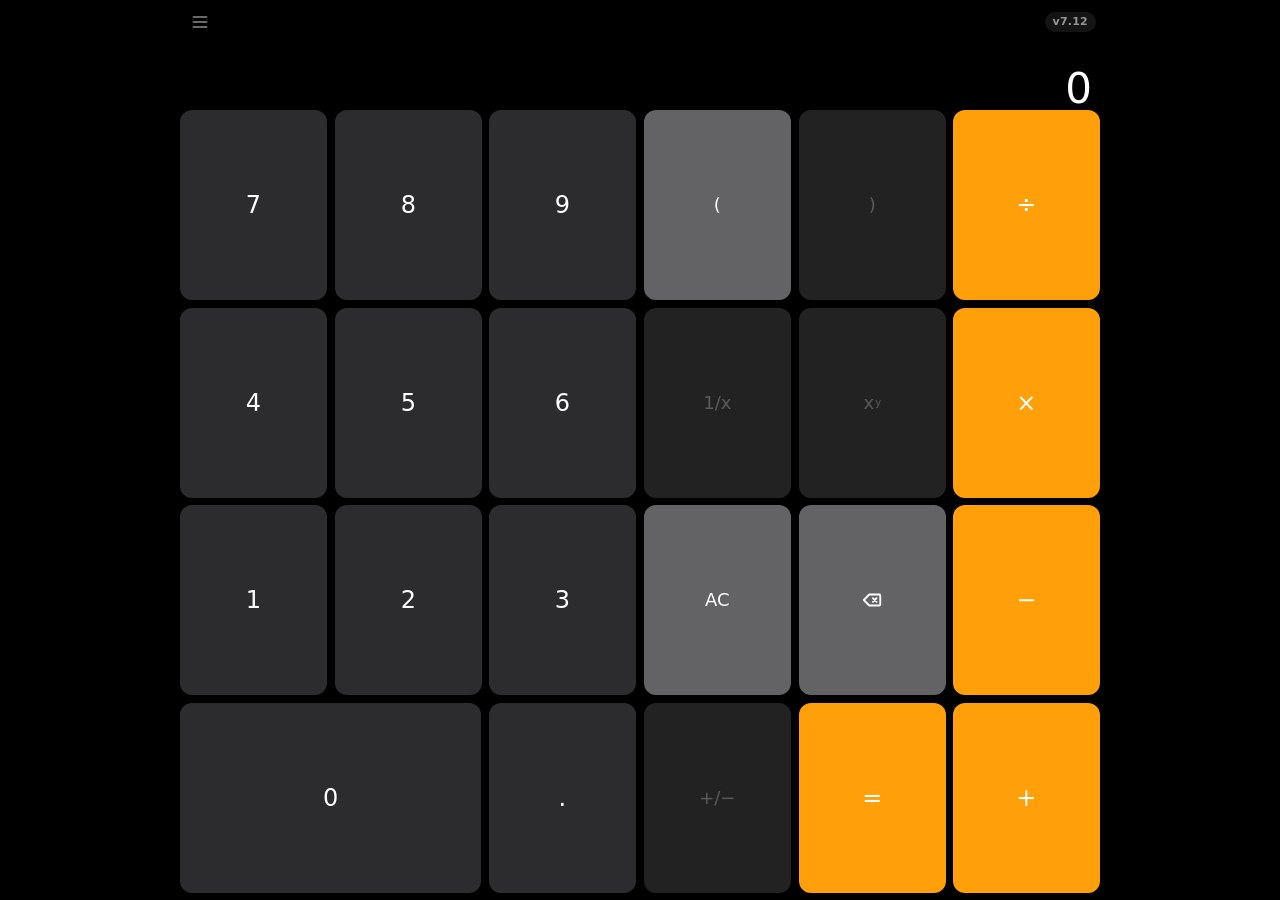
<file: index.html>
<!DOCTYPE html>
<html lang="en">
<head>
  <meta charset="UTF-8" />
  <meta name="viewport" content="width=device-width, initial-scale=1, viewport-fit=cover" />
  <title>Calculator</title>
  <meta name="description" content="An iPhone-style calculator, installable as a Progressive Web App." />
  <meta http-equiv="Content-Security-Policy" content="default-src 'self'; style-src 'self' 'unsafe-inline'; img-src 'self' data:; object-src 'none'; base-uri 'self';" />

  <!-- PWA manifest (relative path: works on GitHub Pages subpaths) -->
  <link rel="manifest" href="./manifest.json" />
  <meta name="theme-color" content="#000000" />

  <!-- iOS Safari "Add to Home Screen" support (manifest.json alone is
       not fully honored by iOS Safari) -->
  <meta name="apple-mobile-web-app-capable" content="yes">
  <meta name="apple-mobile-web-app-status-bar-style" content="black-translucent">
  <meta name="apple-mobile-web-app-title" content="Calculator">
  <link rel="apple-touch-icon" href="./icons/apple-touch-icon-180.png">
  <link rel="apple-touch-icon" sizes="152x152" href="./icons/apple-touch-icon-152.png">
  <link rel="apple-touch-icon" sizes="167x167" href="./icons/apple-touch-icon-167.png">
  <link rel="icon" href="./icons/icon-192.png" type="image/png">

  <link rel="stylesheet" href="./css/style.css" />
</head>
<body>
  <div class="app" id="app">

    <header class="topbar">
      <button
        id="hamburger-btn"
        class="icon-button"
        type="button"
        aria-label="Open calculation history"
        aria-haspopup="true"
        aria-controls="history-panel"
      >
        <svg viewBox="0 0 24 24" width="24" height="24" aria-hidden="true" focusable="false">
          <path d="M4 6h16M4 12h16M4 18h16" stroke="currentColor" stroke-width="2" stroke-linecap="round" />
        </svg>
      </button>
      <div class="topbar-actions">
        <button id="install-btn" class="install-button" type="button" hidden>Install</button>
        <button id="version-badge" class="version-badge" type="button" title="Tap to check for updates">v7.12</button>
      </div>
    </header>

    <section class="display" aria-live="polite">
      <div
        id="upper-display"
        class="display-line display-upper"
        role="button"
        tabindex="0"
        aria-label="Expression; activate to resume editing"
      ></div>
      <div
        id="lower-display"
        class="display-line display-lower"
        role="button"
        tabindex="0"
        aria-label="Current value; activate to open clipboard actions"
        aria-controls="clipboard-menu"
      >0</div>
    </section>

    <div id="clipboard-menu" class="clipboard-menu" role="group" aria-label="Clipboard actions" hidden>
      <button class="clipboard-menu-item" data-clipboard="copy" type="button">Copy</button>
      <button class="clipboard-menu-item" data-clipboard="paste" type="button">Paste</button>
    </div>

    <div id="copy-toast" class="copy-toast" aria-live="polite" aria-atomic="true"></div>

    <section id="keypad" class="keypad" role="group" aria-label="Calculator keypad">
      <!-- Row 1: extended function row -->
      <button type="button" class="btn btn-function" data-action="paren-open" aria-label="Open parenthesis">(</button>
      <button type="button" class="btn btn-function" data-action="paren-close" aria-label="Close parenthesis" aria-disabled="true" disabled>)</button>
      <button type="button" class="btn btn-function" data-action="reciprocal" aria-label="Reciprocal, one over x" aria-disabled="true" disabled>1/x</button>
      <button type="button" class="btn btn-function" data-action="power" aria-label="X to the power of Y" aria-disabled="true" disabled>x<sup>y</sup></button>

      <!-- Row 2 -->
      <button type="button" class="btn btn-function" data-action="clear" aria-label="All clear">AC</button>
      <button type="button" class="btn btn-function" data-action="backspace" aria-label="Backspace">
        <svg viewBox="0 0 24 24" width="22" height="22" aria-hidden="true" focusable="false">
          <path d="M9 6h11a1 1 0 0 1 1 1v10a1 1 0 0 1-1 1H9l-6-6 6-6Z" fill="none" stroke="currentColor" stroke-width="2" stroke-linejoin="round" />
          <path d="M13 10l4 4m0-4-4 4" stroke="currentColor" stroke-width="2" stroke-linecap="round" />
        </svg>
      </button>
      <button type="button" class="btn btn-function" data-action="sign" aria-label="Toggle positive or negative" aria-disabled="true" disabled>+/&minus;</button>
      <button type="button" class="btn btn-operator" data-action="op-divide" aria-label="Divide">&divide;</button>

      <!-- Row 3 -->
      <button type="button" class="btn btn-number" data-action="digit" data-value="7">7</button>
      <button type="button" class="btn btn-number" data-action="digit" data-value="8">8</button>
      <button type="button" class="btn btn-number" data-action="digit" data-value="9">9</button>
      <button type="button" class="btn btn-operator" data-action="op-multiply" aria-label="Multiply">&times;</button>

      <!-- Row 4 -->
      <button type="button" class="btn btn-number" data-action="digit" data-value="4">4</button>
      <button type="button" class="btn btn-number" data-action="digit" data-value="5">5</button>
      <button type="button" class="btn btn-number" data-action="digit" data-value="6">6</button>
      <button type="button" class="btn btn-operator" data-action="op-subtract" aria-label="Subtract">&minus;</button>

      <!-- Row 5 -->
      <button type="button" class="btn btn-number" data-action="digit" data-value="1">1</button>
      <button type="button" class="btn btn-number" data-action="digit" data-value="2">2</button>
      <button type="button" class="btn btn-number" data-action="digit" data-value="3">3</button>
      <button type="button" class="btn btn-operator" data-action="op-add" aria-label="Add">+</button>

      <!-- Row 6 -->
      <button type="button" class="btn btn-number btn-wide" data-action="digit" data-value="0">0</button>
      <button type="button" class="btn btn-number" data-action="decimal" aria-label="Decimal point">.</button>
      <button type="button" class="btn btn-operator" data-action="equals" aria-label="Equals">=</button>
    </section>

  </div>

  <!-- History side panel -->
  <div id="history-overlay" class="history-overlay"></div>
  <aside id="history-panel" class="history-panel" aria-hidden="true" aria-label="Calculation history">
    <div class="history-header">
      <h2>History</h2>
      <button class="history-close icon-button" type="button" aria-label="Close history">
        <svg viewBox="0 0 24 24" width="22" height="22" aria-hidden="true" focusable="false">
          <path d="M6 6l12 12M18 6 6 18" stroke="currentColor" stroke-width="2" stroke-linecap="round" />
        </svg>
      </button>
    </div>
    <ul id="history-list" class="history-list"></ul>
    <div class="history-footer">
      <button id="clear-history-btn" class="text-button" type="button">Clear History</button>
    </div>
  </aside>

  <dialog id="confirm-dialog" class="confirm-dialog">
    <p>Clear all calculation history? This can't be undone.</p>
    <div class="confirm-actions">
      <button id="confirm-no" class="confirm-btn confirm-btn-cancel" type="button">Cancel</button>
      <button id="confirm-yes" class="confirm-btn confirm-btn-clear" type="button">Clear</button>
    </div>
  </dialog>

  <script type="module" src="./js/app.js"></script>
</body>
</html>
</file>
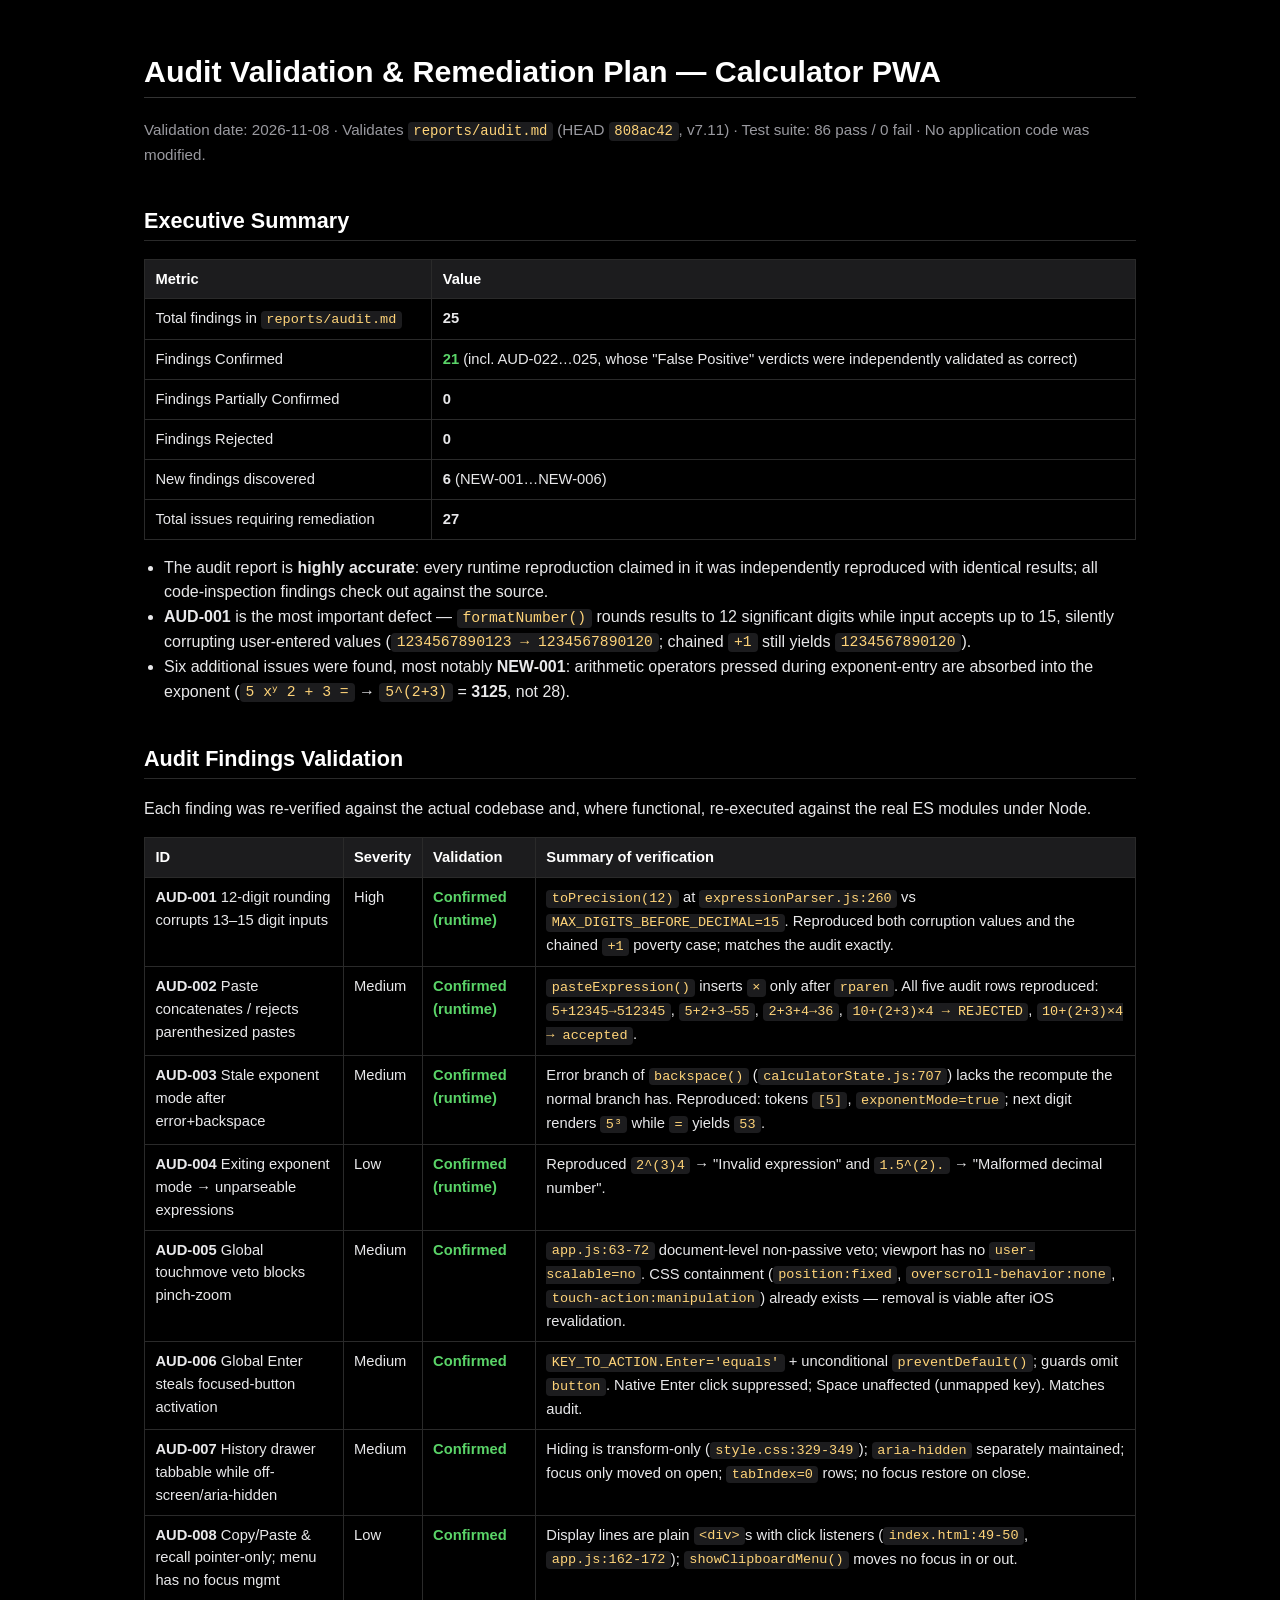
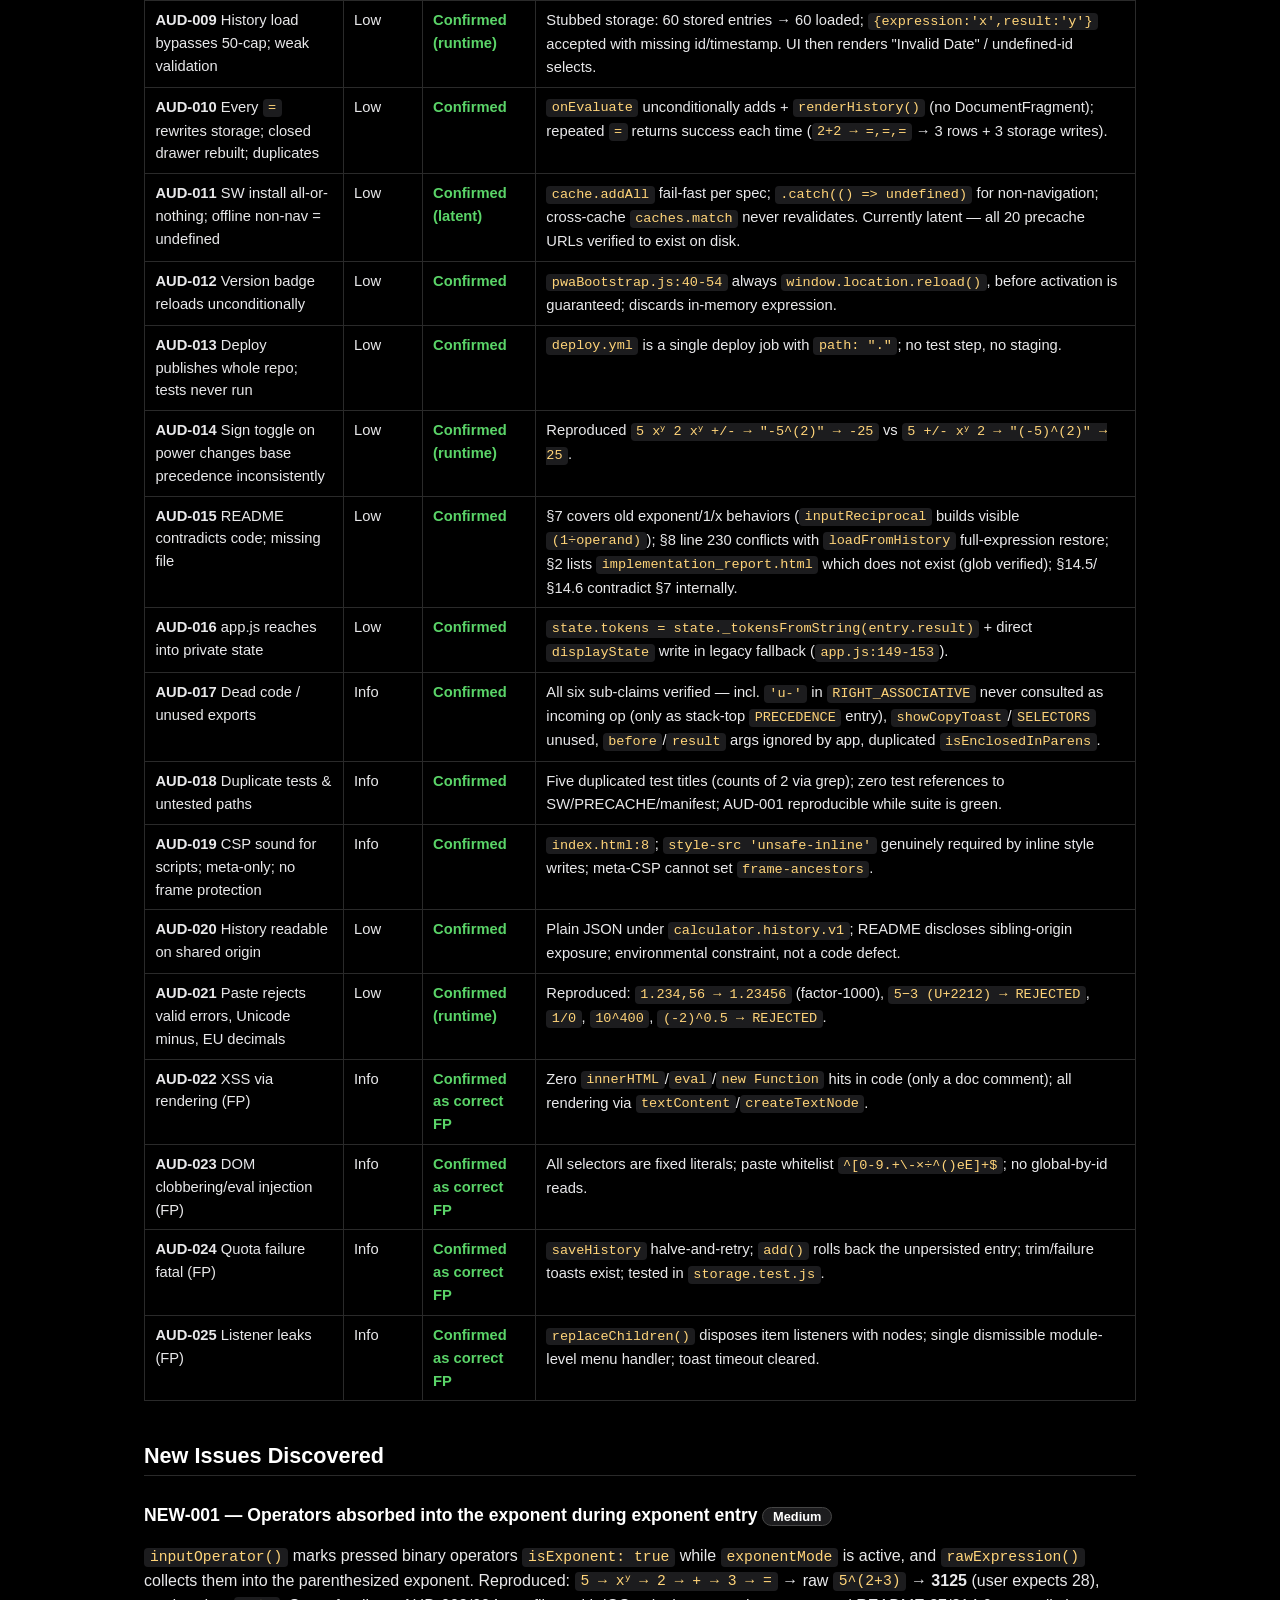
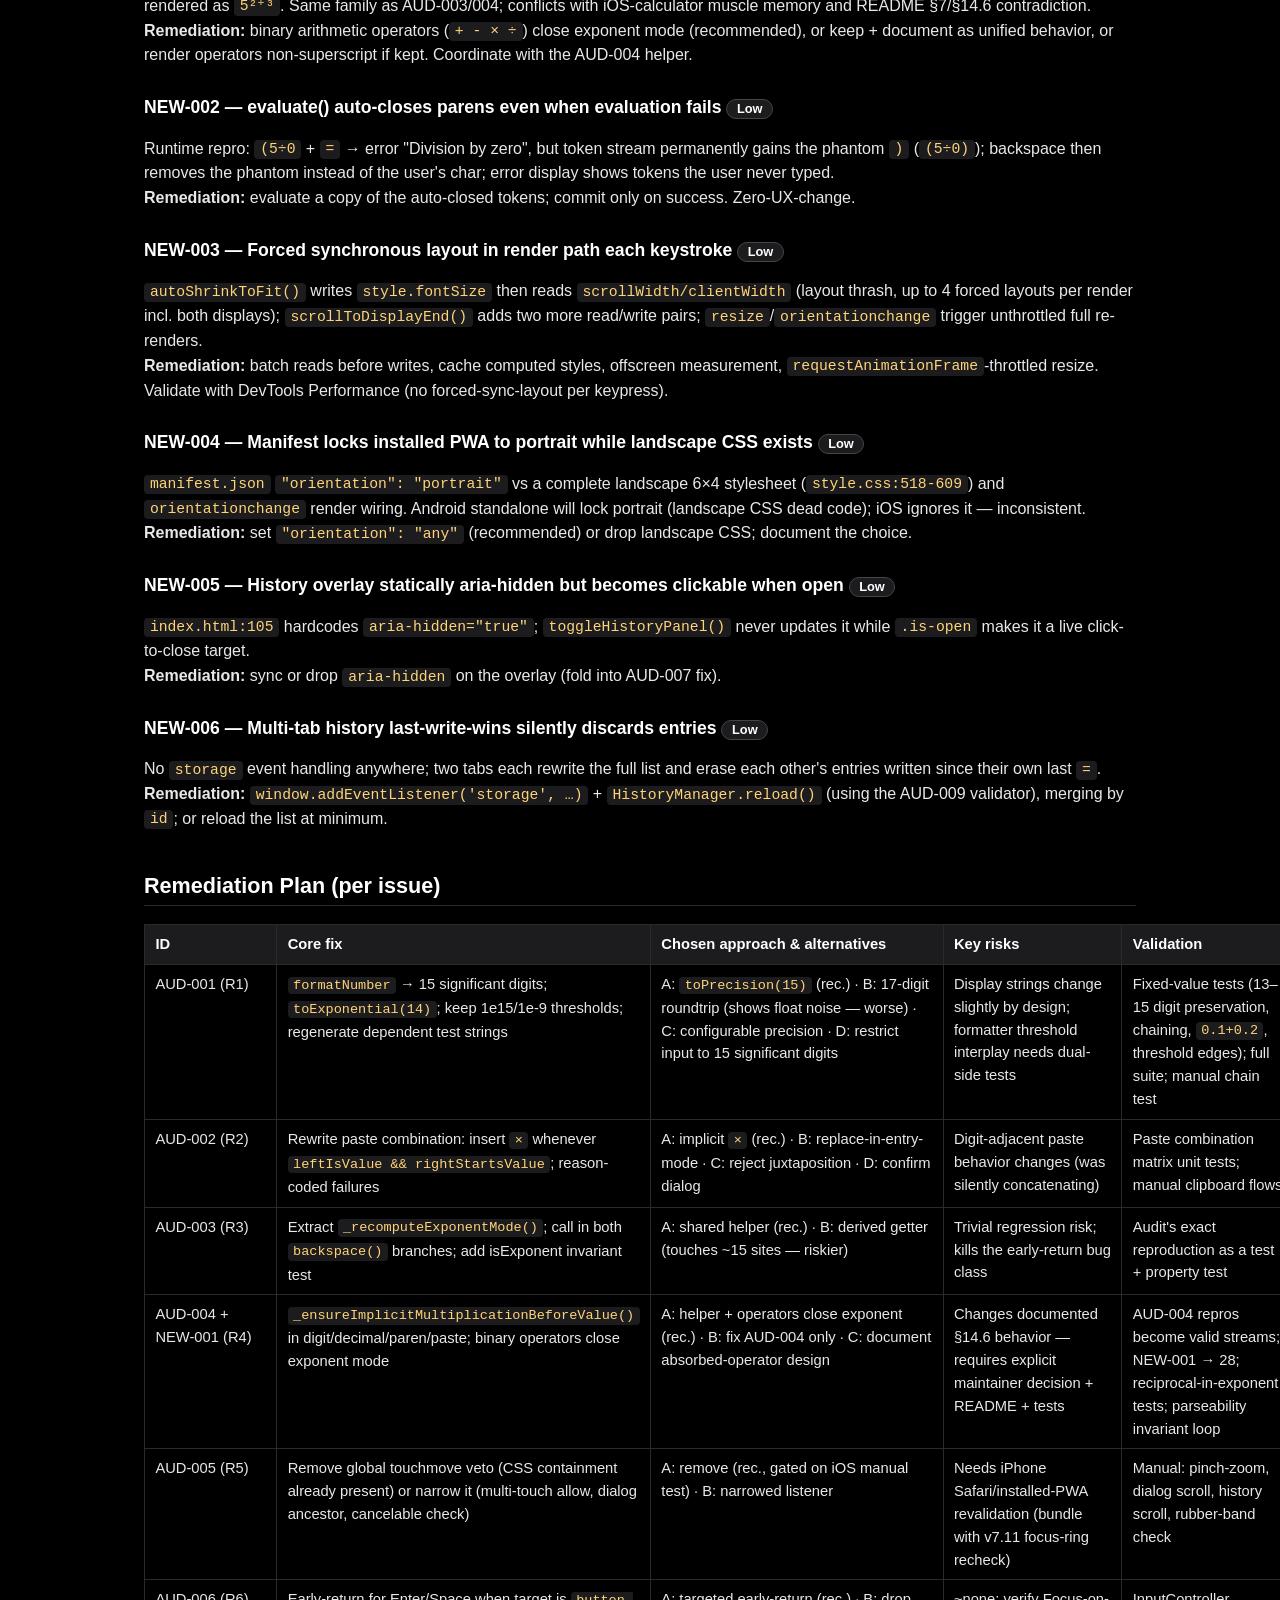
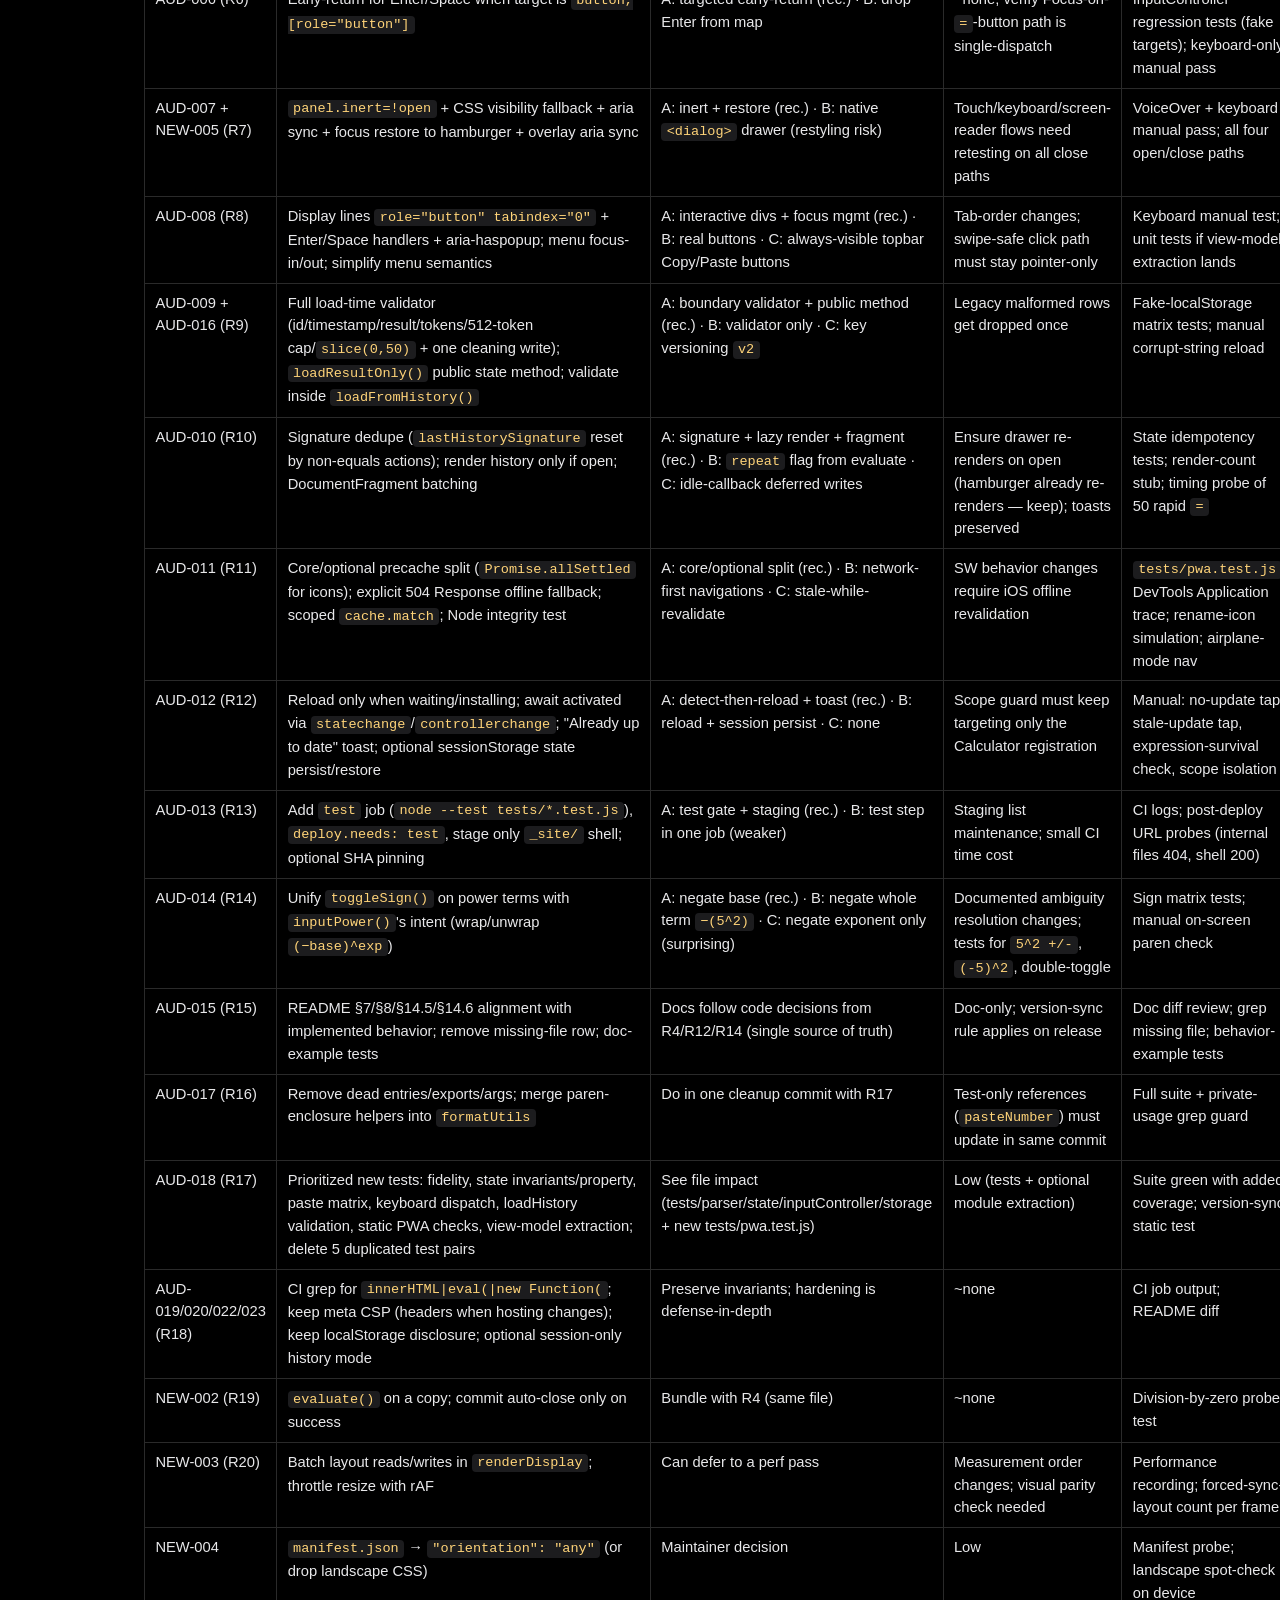
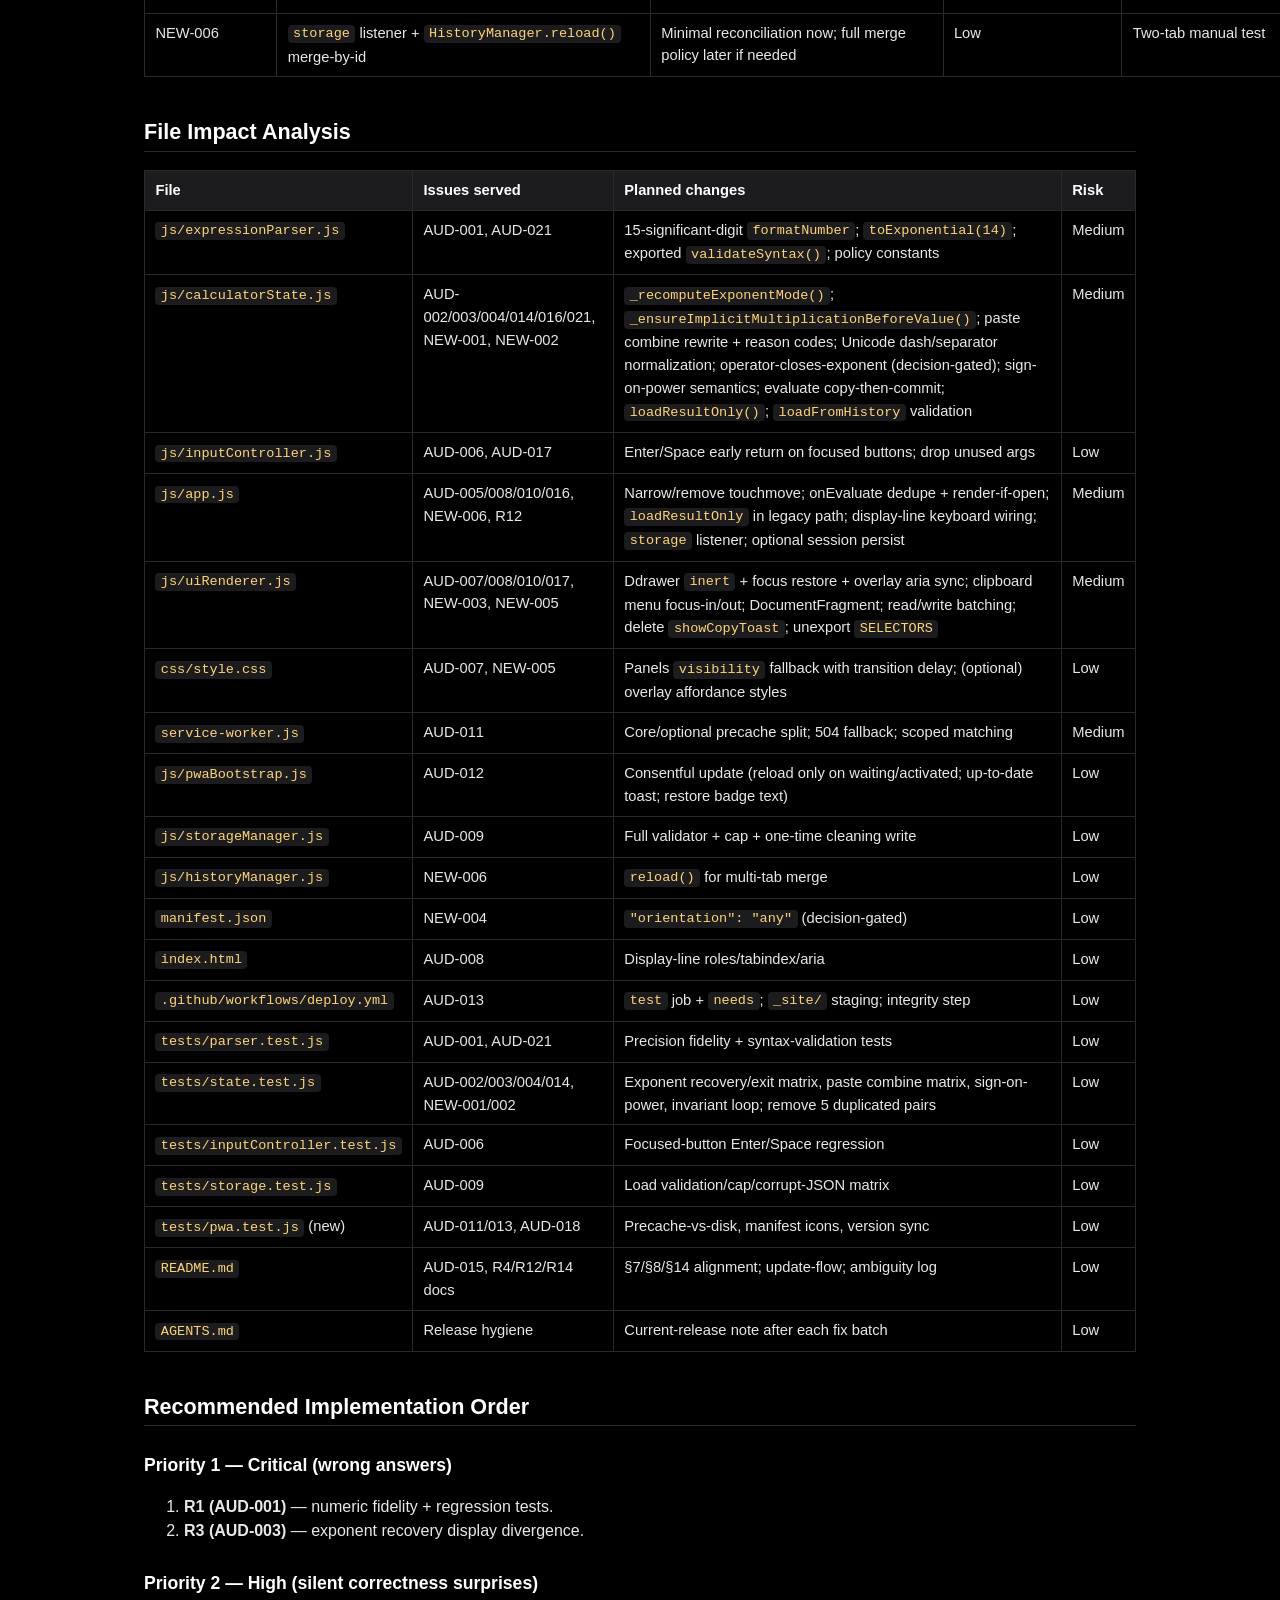
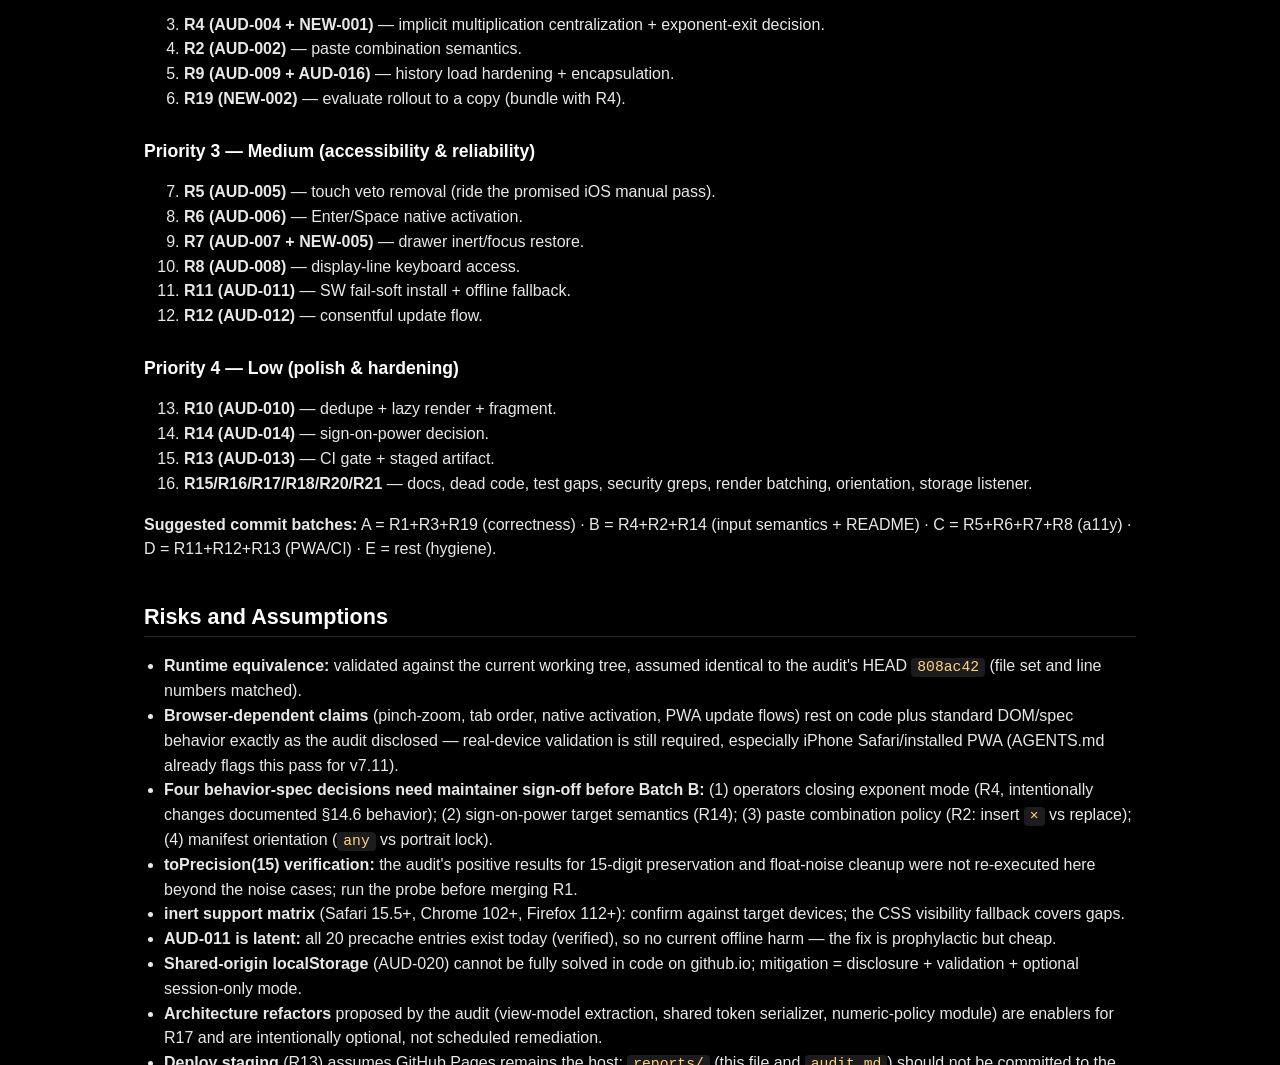
<file: reports/audit_validation_plan.html>
<!DOCTYPE html>
<html lang="en">
<head>
<meta charset="UTF-8" />
<meta name="viewport" content="width=device-width, initial-scale=1" />
<title>Audit Validation &amp; Remediation Plan — Calculator PWA</title>
<style>
  :root { color-scheme: dark; }
  body { background:#000; color:#e8e8ea; font-family:-apple-system,BlinkMacSystemFont,"Segoe UI",Roboto,sans-serif; line-height:1.55; margin:0; padding:2rem 1rem; }
  main { max-width: 62rem; margin: 0 auto; }
  h1,h2,h3 { color:#fff; line-height:1.25; }
  h1 { font-size:1.9rem; border-bottom:1px solid #333; padding-bottom:.4rem; }
  h2 { font-size:1.35rem; margin-top:2.6rem; border-bottom:1px solid #2a2a2a; padding-bottom:.3rem; }
  h3 { font-size:1.1rem; margin-top:1.8rem; }
  code { background:#1c1c1e; padding:.1em .4em; border-radius:4px; font-family:ui-monospace,SFMono-Regular,Menlo,monospace; font-size:.92em; color:#ffd479; }
  pre { background:#111; border:1px solid #2a2a2a; padding:.9rem 1rem; border-radius:10px; overflow-x:auto; font-size:.86rem; color:#d6dde6; }
  pre code { background:none; padding:0; color:inherit; }
  table { border-collapse:collapse; width:100%; margin:1rem 0; font-size:.92rem; }
  th,td { border:1px solid #2a2a2a; padding:.5rem .65rem; text-align:left; vertical-align:top; }
  th { background:#1c1c1e; color:#fff; }
  .ok { color:#5ad468; font-weight:600; }
  .meta { color:#9a9aa0; font-size:.95rem; }
  .tag { display:inline-block; background:#1c1c1e; border:1px solid #333; border-radius:999px; padding:.05rem .6rem; font-size:.8rem; margin-right:.35rem; }
  .pos { border-color:#2a5432; color:#7fe08a; }
  .sev { border-color:#454545; }
  ul { padding-left:1.25rem; }
  hr { border:none; border-top:1px solid #222; margin:2.5rem 0; }
</style>
</head>
<body>
<main>

<h1>Audit Validation &amp; Remediation Plan — Calculator PWA</h1>
<p class="meta">Validation date: 2026-11-08 · Validates <code>reports/audit.md</code> (HEAD <code>808ac42</code>, v7.11) · Test suite: 86 pass / 0 fail · No application code was modified.</p>

<h2>Executive Summary</h2>
<table>
<tr><th>Metric</th><th>Value</th></tr>
<tr><td>Total findings in <code>reports/audit.md</code></td><td><strong>25</strong></td></tr>
<tr><td>Findings Confirmed</td><td><strong class="ok">21</strong> (incl. AUD-022…025, whose "False Positive" verdicts were independently validated as correct)</td></tr>
<tr><td>Findings Partially Confirmed</td><td><strong>0</strong></td></tr>
<tr><td>Findings Rejected</td><td><strong>0</strong></td></tr>
<tr><td>New findings discovered</td><td><strong>6</strong> (NEW-001…NEW-006)</td></tr>
<tr><td>Total issues requiring remediation</td><td><strong>27</strong></td></tr>
</table>
<ul>
  <li>The audit report is <strong>highly accurate</strong>: every runtime reproduction claimed in it was independently reproduced with identical results; all code-inspection findings check out against the source.</li>
  <li><strong>AUD-001</strong> is the most important defect — <code>formatNumber()</code> rounds results to 12 significant digits while input accepts up to 15, silently corrupting user-entered values (<code>1234567890123 → 1234567890120</code>; chained <code>+1</code> still yields <code>1234567890120</code>).</li>
  <li>Six additional issues were found, most notably <strong>NEW-001</strong>: arithmetic operators pressed during exponent-entry are absorbed into the exponent (<code>5 xʸ 2 + 3 =</code> → <code>5^(2+3)</code> = <strong>3125</strong>, not 28).</li>
</ul>

<h2>Audit Findings Validation</h2>
<p>Each finding was re-verified against the actual codebase and, where functional, re-executed against the real ES modules under Node.</p>

<table>
<tr><th>ID</th><th>Severity</th><th>Validation</th><th>Summary of verification</th></tr>
<tr><td><strong>AUD-001</strong> 12-digit rounding corrupts 13–15 digit inputs</td><td>High</td><td class="ok">Confirmed (runtime)</td><td><code>toPrecision(12)</code> at <code>expressionParser.js:260</code> vs <code>MAX_DIGITS_BEFORE_DECIMAL=15</code>. Reproduced both corruption values and the chained <code>+1</code> poverty case; matches the audit exactly.</td></tr>
<tr><td><strong>AUD-002</strong> Paste concatenates / rejects parenthesized pastes</td><td>Medium</td><td class="ok">Confirmed (runtime)</td><td><code>pasteExpression()</code> inserts <code>×</code> only after <code>rparen</code>. All five audit rows reproduced: <code>5+12345→512345</code>, <code>5+2+3→55</code>, <code>2+3+4→36</code>, <code>10+(2+3)×4 → REJECTED</code>, <code>10+(2+3)×4 → accepted</code>.</td></tr>
<tr><td><strong>AUD-003</strong> Stale exponent mode after error+backspace</td><td>Medium</td><td class="ok">Confirmed (runtime)</td><td>Error branch of <code>backspace()</code> (<code>calculatorState.js:707</code>) lacks the recompute the normal branch has. Reproduced: tokens <code>[5]</code>, <code>exponentMode=true</code>; next digit renders <code>5³</code> while <code>=</code> yields <code>53</code>.</td></tr>
<tr><td><strong>AUD-004</strong> Exiting exponent mode → unparseable expressions</td><td>Low</td><td class="ok">Confirmed (runtime)</td><td>Reproduced <code>2^(3)4</code> → "Invalid expression" and <code>1.5^(2).</code> → "Malformed decimal number".</td></tr>
<tr><td><strong>AUD-005</strong> Global touchmove veto blocks pinch-zoom</td><td>Medium</td><td class="ok">Confirmed</td><td><code>app.js:63-72</code> document-level non-passive veto; viewport has no <code>user-scalable=no</code>. CSS containment (<code>position:fixed</code>, <code>overscroll-behavior:none</code>, <code>touch-action:manipulation</code>) already exists — removal is viable after iOS revalidation.</td></tr>
<tr><td><strong>AUD-006</strong> Global Enter steals focused-button activation</td><td>Medium</td><td class="ok">Confirmed</td><td><code>KEY_TO_ACTION.Enter='equals'</code> + unconditional <code>preventDefault()</code>; guards omit <code>button</code>. Native Enter click suppressed; Space unaffected (unmapped key). Matches audit.</td></tr>
<tr><td><strong>AUD-007</strong> History drawer tabbable while off-screen/aria-hidden</td><td>Medium</td><td class="ok">Confirmed</td><td>Hiding is transform-only (<code>style.css:329-349</code>); <code>aria-hidden</code> separately maintained; focus only moved on open; <code>tabIndex=0</code> rows; no focus restore on close.</td></tr>
<tr><td><strong>AUD-008</strong> Copy/Paste & recall pointer-only; menu has no focus mgmt</td><td>Low</td><td class="ok">Confirmed</td><td>Display lines are plain <code>&lt;div&gt;</code>s with click listeners (<code>index.html:49-50</code>, <code>app.js:162-172</code>); <code>showClipboardMenu()</code> moves no focus in or out.</td></tr>
<tr><td><strong>AUD-009</strong> History load bypasses 50-cap; weak validation</td><td>Low</td><td class="ok">Confirmed (runtime)</td><td>Stubbed storage: 60 stored entries → 60 loaded; <code>{expression:'x',result:'y'}</code> accepted with missing id/timestamp. UI then renders "Invalid Date" / undefined-id selects.</td></tr>
<tr><td><strong>AUD-010</strong> Every <code>=</code> rewrites storage; closed drawer rebuilt; duplicates</td><td>Low</td><td class="ok">Confirmed</td><td><code>onEvaluate</code> unconditionally adds + <code>renderHistory()</code> (no DocumentFragment); repeated <code>=</code> returns success each time (<code>2+2 → =,=,=</code> → 3 rows + 3 storage writes).</td></tr>
<tr><td><strong>AUD-011</strong> SW install all-or-nothing; offline non-nav = undefined</td><td>Low</td><td class="ok">Confirmed (latent)</td><td><code>cache.addAll</code> fail-fast per spec; <code>.catch(() =&gt; undefined)</code> for non-navigation; cross-cache <code>caches.match</code> never revalidates. Currently latent — all 20 precache URLs verified to exist on disk.</td></tr>
<tr><td><strong>AUD-012</strong> Version badge reloads unconditionally</td><td>Low</td><td class="ok">Confirmed</td><td><code>pwaBootstrap.js:40-54</code> always <code>window.location.reload()</code>, before activation is guaranteed; discards in-memory expression.</td></tr>
<tr><td><strong>AUD-013</strong> Deploy publishes whole repo; tests never run</td><td>Low</td><td class="ok">Confirmed</td><td><code>deploy.yml</code> is a single deploy job with <code>path: "."</code>; no test step, no staging.</td></tr>
<tr><td><strong>AUD-014</strong> Sign toggle on power changes base precedence inconsistently</td><td>Low</td><td class="ok">Confirmed (runtime)</td><td>Reproduced <code>5 xʸ 2 xʸ +/- → "-5^(2)" → -25</code> vs <code>5 +/- xʸ 2 → "(-5)^(2)" → 25</code>.</td></tr>
<tr><td><strong>AUD-015</strong> README contradicts code; missing file</td><td>Low</td><td class="ok">Confirmed</td><td>§7 covers old exponent/1/x behaviors (<code>inputReciprocal</code> builds visible <code>(1÷operand)</code>); §8 line 230 conflicts with <code>loadFromHistory</code> full-expression restore; §2 lists <code>implementation_report.html</code> which does not exist (glob verified); §14.5/§14.6 contradict §7 internally.</td></tr>
<tr><td><strong>AUD-016</strong> app.js reaches into private state</td><td>Low</td><td class="ok">Confirmed</td><td><code>state.tokens = state._tokensFromString(entry.result)</code> + direct <code>displayState</code> write in legacy fallback (<code>app.js:149-153</code>).</td></tr>
<tr><td><strong>AUD-017</strong> Dead code / unused exports</td><td>Info</td><td class="ok">Confirmed</td><td>All six sub-claims verified — incl. <code>'u-'</code> in <code>RIGHT_ASSOCIATIVE</code> never consulted as incoming op (only as stack-top <code>PRECEDENCE</code> entry), <code>showCopyToast</code>/<code>SELECTORS</code> unused, <code>before</code>/<code>result</code> args ignored by app, duplicated <code>isEnclosedInParens</code>.</td></tr>
<tr><td><strong>AUD-018</strong> Duplicate tests & untested paths</td><td>Info</td><td class="ok">Confirmed</td><td>Five duplicated test titles (counts of 2 via grep); zero test references to SW/PRECACHE/manifest; AUD-001 reproducible while suite is green.</td></tr>
<tr><td><strong>AUD-019</strong> CSP sound for scripts; meta-only; no frame protection</td><td>Info</td><td class="ok">Confirmed</td><td><code>index.html:8</code>; <code>style-src 'unsafe-inline'</code> genuinely required by inline style writes; meta-CSP cannot set <code>frame-ancestors</code>.</td></tr>
<tr><td><strong>AUD-020</strong> History readable on shared origin</td><td>Low</td><td class="ok">Confirmed</td><td>Plain JSON under <code>calculator.history.v1</code>; README discloses sibling-origin exposure; environmental constraint, not a code defect.</td></tr>
<tr><td><strong>AUD-021</strong> Paste rejects valid errors, Unicode minus, EU decimals</td><td>Low</td><td class="ok">Confirmed (runtime)</td><td>Reproduced: <code>1.234,56 → 1.23456</code> (factor-1000), <code>5−3 (U+2212) → REJECTED</code>, <code>1/0</code>, <code>10^400</code>, <code>(-2)^0.5 → REJECTED</code>.</td></tr>
<tr><td><strong>AUD-022</strong> XSS via rendering (FP)</td><td>Info</td><td class="ok">Confirmed as correct FP</td><td>Zero <code>innerHTML</code>/<code>eval</code>/<code>new Function</code> hits in code (only a doc comment); all rendering via <code>textContent</code>/<code>createTextNode</code>.</td></tr>
<tr><td><strong>AUD-023</strong> DOM clobbering/eval injection (FP)</td><td>Info</td><td class="ok">Confirmed as correct FP</td><td>All selectors are fixed literals; paste whitelist <code>^[0-9.+\-×÷^()eE]+$</code>; no global-by-id reads.</td></tr>
<tr><td><strong>AUD-024</strong> Quota failure fatal (FP)</td><td>Info</td><td class="ok">Confirmed as correct FP</td><td><code>saveHistory</code> halve-and-retry; <code>add()</code> rolls back the unpersisted entry; trim/failure toasts exist; tested in <code>storage.test.js</code>.</td></tr>
<tr><td><strong>AUD-025</strong> Listener leaks (FP)</td><td>Info</td><td class="ok">Confirmed as correct FP</td><td><code>replaceChildren()</code> disposes item listeners with nodes; single dismissible module-level menu handler; toast timeout cleared.</td></tr>
</table>

<h2>New Issues Discovered</h2>

<h3>NEW-001 — Operators absorbed into the exponent during exponent entry <span class="tag sev">Medium</span></h3>
<p><code>inputOperator()</code> marks pressed binary operators <code>isExponent: true</code> while <code>exponentMode</code> is active, and <code>rawExpression()</code> collects them into the parenthesized exponent. Reproduced: <code>5 → xʸ → 2 → + → 3 → =</code> → raw <code>5^(2+3)</code> → <strong>3125</strong> (user expects 28), rendered as <code>5²⁺³</code>. Same family as AUD-003/004; conflicts with iOS-calculator muscle memory and README §7/§14.6 contradiction.<br>
<strong>Remediation:</strong> binary arithmetic operators (<code>+ - × ÷</code>) close exponent mode (recommended), or keep + document as unified behavior, or render operators non-superscript if kept. Coordinate with the AUD-004 helper.</p>

<h3>NEW-002 — evaluate() auto-closes parens even when evaluation fails <span class="tag sev">Low</span></h3>
<p>Runtime repro: <code>(5÷0</code> + <code>=</code> → error "Division by zero", but token stream permanently gains the phantom <code>)</code> (<code>(5÷0)</code>); backspace then removes the phantom instead of the user's char; error display shows tokens the user never typed.<br>
<strong>Remediation:</strong> evaluate a copy of the auto-closed tokens; commit only on success. Zero-UX-change.</p>

<h3>NEW-003 — Forced synchronous layout in render path each keystroke <span class="tag sev">Low</span></h3>
<p><code>autoShrinkToFit()</code> writes <code>style.fontSize</code> then reads <code>scrollWidth/clientWidth</code> (layout thrash, up to 4 forced layouts per render incl. both displays); <code>scrollToDisplayEnd()</code> adds two more read/write pairs; <code>resize</code>/<code>orientationchange</code> trigger unthrottled full re-renders.<br>
<strong>Remediation:</strong> batch reads before writes, cache computed styles, offscreen measurement, <code>requestAnimationFrame</code>-throttled resize. Validate with DevTools Performance (no forced-sync-layout per keypress).</p>

<h3>NEW-004 — Manifest locks installed PWA to portrait while landscape CSS exists <span class="tag sev">Low</span></h3>
<p><code>manifest.json</code> <code>"orientation": "portrait"</code> vs a complete landscape 6×4 stylesheet (<code>style.css:518-609</code>) and <code>orientationchange</code> render wiring. Android standalone will lock portrait (landscape CSS dead code); iOS ignores it — inconsistent.<br>
<strong>Remediation:</strong> set <code>"orientation": "any"</code> (recommended) or drop landscape CSS; document the choice.</p>

<h3>NEW-005 — History overlay statically aria-hidden but becomes clickable when open <span class="tag sev">Low</span></h3>
<p><code>index.html:105</code> hardcodes <code>aria-hidden="true"</code>; <code>toggleHistoryPanel()</code> never updates it while <code>.is-open</code> makes it a live click-to-close target.<br>
<strong>Remediation:</strong> sync or drop <code>aria-hidden</code> on the overlay (fold into AUD-007 fix).</p>

<h3>NEW-006 — Multi-tab history last-write-wins silently discards entries <span class="tag sev">Low</span></h3>
<p>No <code>storage</code> event handling anywhere; two tabs each rewrite the full list and erase each other's entries written since their own last <code>=</code>.<br>
<strong>Remediation:</strong> <code>window.addEventListener('storage', …)</code> + <code>HistoryManager.reload()</code> (using the AUD-009 validator), merging by <code>id</code>; or reload the list at minimum.</p>

<h2>Remediation Plan (per issue)</h2>

<table>
<tr><th>ID</th><th>Core fix</th><th>Chosen approach &amp; alternatives</th><th>Key risks</th><th>Validation</th></tr>
<tr><td>AUD-001 (R1)</td><td><code>formatNumber</code> → 15 significant digits; <code>toExponential(14)</code>; keep 1e15/1e-9 thresholds; regenerate dependent test strings</td><td>A: <code>toPrecision(15)</code> (rec.) · B: 17-digit roundtrip (shows float noise — worse) · C: configurable precision · D: restrict input to 15 significant digits</td><td>Display strings change slightly by design; formatter threshold interplay needs dual-side tests</td><td>Fixed-value tests (13–15 digit preservation, chaining, <code>0.1+0.2</code>, threshold edges); full suite; manual chain test</td></tr>
<tr><td>AUD-002 (R2)</td><td>Rewrite paste combination: insert <code>×</code> whenever <code>leftIsValue && rightStartsValue</code>; reason-coded failures</td><td>A: implicit <code>×</code> (rec.) · B: replace-in-entry-mode · C: reject juxtaposition · D: confirm dialog</td><td>Digit-adjacent paste behavior changes (was silently concatenating)</td><td>Paste combination matrix unit tests; manual clipboard flows</td></tr>
<tr><td>AUD-003 (R3)</td><td>Extract <code>_recomputeExponentMode()</code>; call in both <code>backspace()</code> branches; add isExponent invariant test</td><td>A: shared helper (rec.) · B: derived getter (touches ~15 sites — riskier)</td><td>Trivial regression risk; kills the early-return bug class</td><td>Audit's exact reproduction as a test + property test</td></tr>
<tr><td>AUD-004 + NEW-001 (R4)</td><td><code>_ensureImplicitMultiplicationBeforeValue()</code> in digit/decimal/paren/paste; binary operators close exponent mode</td><td>A: helper + operators close exponent (rec.) · B: fix AUD-004 only · C: document absorbed-operator design</td><td>Changes documented §14.6 behavior — requires explicit maintainer decision + README + tests</td><td>AUD-004 repros become valid streams; NEW-001 → 28; reciprocal-in-exponent tests; parseability invariant loop</td></tr>
<tr><td>AUD-005 (R5)</td><td>Remove global touchmove veto (CSS containment already present) or narrow it (multi-touch allow, dialog ancestor, cancelable check)</td><td>A: remove (rec., gated on iOS manual test) · B: narrowed listener</td><td>Needs iPhone Safari/installed-PWA revalidation (bundle with v7.11 focus-ring recheck)</td><td>Manual: pinch-zoom, dialog scroll, history scroll, rubber-band check</td></tr>
<tr><td>AUD-006 (R6)</td><td>Early-return for Enter/Space when target is <code>button, [role="button"]</code></td><td>A: targeted early-return (rec.) · B: drop Enter from map</td><td>~none; verify Focus-on-<code>=</code>-button path is single-dispatch</td><td>InputController regression tests (fake targets); keyboard-only manual pass</td></tr>
<tr><td>AUD-007 + NEW-005 (R7)</td><td><code>panel.inert=!open</code> + CSS visibility fallback + aria sync + focus restore to hamburger + overlay aria sync</td><td>A: inert + restore (rec.) · B: native <code>&lt;dialog&gt;</code> drawer (restyling risk)</td><td>Touch/keyboard/screen-reader flows need retesting on all close paths</td><td>VoiceOver + keyboard manual pass; all four open/close paths</td></tr>
<tr><td>AUD-008 (R8)</td><td>Display lines <code>role="button" tabindex="0"</code> + Enter/Space handlers + aria-haspopup; menu focus-in/out; simplify menu semantics</td><td>A: interactive divs + focus mgmt (rec.) · B: real buttons · C: always-visible topbar Copy/Paste buttons</td><td>Tab-order changes; swipe-safe click path must stay pointer-only</td><td>Keyboard manual test; unit tests if view-model extraction lands</td></tr>
<tr><td>AUD-009 + AUD-016 (R9)</td><td>Full load-time validator (id/timestamp/result/tokens/512-token cap/<code>slice(0,50)</code> + one cleaning write); <code>loadResultOnly()</code> public state method; validate inside <code>loadFromHistory()</code></td><td>A: boundary validator + public method (rec.) · B: validator only · C: key versioning <code>v2</code></td><td>Legacy malformed rows get dropped once</td><td>Fake-localStorage matrix tests; manual corrupt-string reload</td></tr>
<tr><td>AUD-010 (R10)</td><td>Signature dedupe (<code>lastHistorySignature</code> reset by non-equals actions); render history only if open; DocumentFragment batching</td><td>A: signature + lazy render + fragment (rec.) · B: <code>repeat</code> flag from evaluate · C: idle-callback deferred writes</td><td>Ensure drawer re-renders on open (hamburger already re-renders — keep); toasts preserved</td><td>State idempotency tests; render-count stub; timing probe of 50 rapid <code>=</code></td></tr>
<tr><td>AUD-011 (R11)</td><td>Core/optional precache split (<code>Promise.allSettled</code> for icons); explicit 504 Response offline fallback; scoped <code>cache.match</code>; Node integrity test</td><td>A: core/optional split (rec.) · B: network-first navigations · C: stale-while-revalidate</td><td>SW behavior changes require iOS offline revalidation</td><td><code>tests/pwa.test.js</code>; DevTools Application trace; rename-icon simulation; airplane-mode nav</td></tr>
<tr><td>AUD-012 (R12)</td><td>Reload only when waiting/installing; await activated via <code>statechange</code>/<code>controllerchange</code>; "Already up to date" toast; optional sessionStorage state persist/restore</td><td>A: detect-then-reload + toast (rec.) · B: reload + session persist · C: none</td><td>Scope guard must keep targeting only the Calculator registration</td><td>Manual: no-update tap, stale-update tap, expression-survival check, scope isolation</td></tr>
<tr><td>AUD-013 (R13)</td><td>Add <code>test</code> job (<code>node --test tests/*.test.js</code>), <code>deploy.needs: test</code>, stage only <code>_site/</code> shell; optional SHA pinning</td><td>A: test gate + staging (rec.) · B: test step in one job (weaker)</td><td>Staging list maintenance; small CI time cost</td><td>CI logs; post-deploy URL probes (internal files 404, shell 200)</td></tr>
<tr><td>AUD-014 (R14)</td><td>Unify <code>toggleSign()</code> on power terms with <code>inputPower()</code>'s intent (wrap/unwrap <code>(−base)^exp</code>)</td><td>A: negate base (rec.) · B: negate whole term <code>−(5^2)</code> · C: negate exponent only (surprising)</td><td>Documented ambiguity resolution changes; tests for <code>5^2 +/-</code>, <code>(-5)^2</code>, double-toggle</td><td>Sign matrix tests; manual on-screen paren check</td></tr>
<tr><td>AUD-015 (R15)</td><td>README §7/§8/§14.5/§14.6 alignment with implemented behavior; remove missing-file row; doc-example tests</td><td>Docs follow code decisions from R4/R12/R14 (single source of truth)</td><td>Doc-only; version-sync rule applies on release</td><td>Doc diff review; grep missing file; behavior-example tests</td></tr>
<tr><td>AUD-017 (R16)</td><td>Remove dead entries/exports/args; merge paren-enclosure helpers into <code>formatUtils</code></td><td>Do in one cleanup commit with R17</td><td>Test-only references (<code>pasteNumber</code>) must update in same commit</td><td>Full suite + private-usage grep guard</td></tr>
<tr><td>AUD-018 (R17)</td><td>Prioritized new tests: fidelity, state invariants/property, paste matrix, keyboard dispatch, loadHistory validation, static PWA checks, view-model extraction; delete 5 duplicated test pairs</td><td>See file impact (tests/parser/state/inputController/storage + new tests/pwa.test.js)</td><td>Low (tests + optional module extraction)</td><td>Suite green with added coverage; version-sync static test</td></tr>
<tr><td>AUD-019/020/022/023 (R18)</td><td>CI grep for <code>innerHTML|eval(|new Function(</code>; keep meta CSP (headers when hosting changes); keep localStorage disclosure; optional session-only history mode</td><td>Preserve invariants; hardening is defense-in-depth</td><td>~none</td><td>CI job output; README diff</td></tr>
<tr><td>NEW-002 (R19)</td><td><code>evaluate()</code> on a copy; commit auto-close only on success</td><td>Bundle with R4 (same file)</td><td>~none</td><td>Division-by-zero probe test</td></tr>
<tr><td>NEW-003 (R20)</td><td>Batch layout reads/writes in <code>renderDisplay</code>; throttle resize with rAF</td><td>Can defer to a perf pass</td><td>Measurement order changes; visual parity check needed</td><td>Performance recording; forced-sync-layout count per frame</td></tr>
<tr><td>NEW-004</td><td><code>manifest.json</code> → <code>"orientation": "any"</code> (or drop landscape CSS)</td><td>Maintainer decision</td><td>Low</td><td>Manifest probe; landscape spot-check on device</td></tr>
<tr><td>NEW-006</td><td><code>storage</code> listener + <code>HistoryManager.reload()</code> merge-by-id</td><td>Minimal reconciliation now; full merge policy later if needed</td><td>Low</td><td>Two-tab manual test</td></tr>
</table>

<h2>File Impact Analysis</h2>
<table>
<tr><th>File</th><th>Issues served</th><th>Planned changes</th><th>Risk</th></tr>
<tr><td><code>js/expressionParser.js</code></td><td>AUD-001, AUD-021</td><td>15-significant-digit <code>formatNumber</code>; <code>toExponential(14)</code>; exported <code>validateSyntax()</code>; policy constants</td><td>Medium</td></tr>
<tr><td><code>js/calculatorState.js</code></td><td>AUD-002/003/004/014/016/021, NEW-001, NEW-002</td><td><code>_recomputeExponentMode()</code>; <code>_ensureImplicitMultiplicationBeforeValue()</code>; paste combine rewrite + reason codes; Unicode dash/separator normalization; operator-closes-exponent (decision-gated); sign-on-power semantics; evaluate copy-then-commit; <code>loadResultOnly()</code>; <code>loadFromHistory</code> validation</td><td>Medium</td></tr>
<tr><td><code>js/inputController.js</code></td><td>AUD-006, AUD-017</td><td>Enter/Space early return on focused buttons; drop unused args</td><td>Low</td></tr>
<tr><td><code>js/app.js</code></td><td>AUD-005/008/010/016, NEW-006, R12</td><td>Narrow/remove touchmove; onEvaluate dedupe + render-if-open; <code>loadResultOnly</code> in legacy path; display-line keyboard wiring; <code>storage</code> listener; optional session persist</td><td>Medium</td></tr>
<tr><td><code>js/uiRenderer.js</code></td><td>AUD-007/008/010/017, NEW-003, NEW-005</td><td>Ddrawer <code>inert</code> + focus restore + overlay aria sync; clipboard menu focus-in/out; DocumentFragment; read/write batching; delete <code>showCopyToast</code>; unexport <code>SELECTORS</code></td><td>Medium</td></tr>
<tr><td><code>css/style.css</code></td><td>AUD-007, NEW-005</td><td>Panels <code>visibility</code> fallback with transition delay; (optional) overlay affordance styles</td><td>Low</td></tr>
<tr><td><code>service-worker.js</code></td><td>AUD-011</td><td>Core/optional precache split; 504 fallback; scoped matching</td><td>Medium</td></tr>
<tr><td><code>js/pwaBootstrap.js</code></td><td>AUD-012</td><td>Consentful update (reload only on waiting/activated; up-to-date toast; restore badge text)</td><td>Low</td></tr>
<tr><td><code>js/storageManager.js</code></td><td>AUD-009</td><td>Full validator + cap + one-time cleaning write</td><td>Low</td></tr>
<tr><td><code>js/historyManager.js</code></td><td>NEW-006</td><td><code>reload()</code> for multi-tab merge</td><td>Low</td></tr>
<tr><td><code>manifest.json</code></td><td>NEW-004</td><td><code>"orientation": "any"</code> (decision-gated)</td><td>Low</td></tr>
<tr><td><code>index.html</code></td><td>AUD-008</td><td>Display-line roles/tabindex/aria</td><td>Low</td></tr>
<tr><td><code>.github/workflows/deploy.yml</code></td><td>AUD-013</td><td><code>test</code> job + <code>needs</code>; <code>_site/</code> staging; integrity step</td><td>Low</td></tr>
<tr><td><code>tests/parser.test.js</code></td><td>AUD-001, AUD-021</td><td>Precision fidelity + syntax-validation tests</td><td>Low</td></tr>
<tr><td><code>tests/state.test.js</code></td><td>AUD-002/003/004/014, NEW-001/002</td><td>Exponent recovery/exit matrix, paste combine matrix, sign-on-power, invariant loop; remove 5 duplicated pairs</td><td>Low</td></tr>
<tr><td><code>tests/inputController.test.js</code></td><td>AUD-006</td><td>Focused-button Enter/Space regression</td><td>Low</td></tr>
<tr><td><code>tests/storage.test.js</code></td><td>AUD-009</td><td>Load validation/cap/corrupt-JSON matrix</td><td>Low</td></tr>
<tr><td><code>tests/pwa.test.js</code> (new)</td><td>AUD-011/013, AUD-018</td><td>Precache-vs-disk, manifest icons, version sync</td><td>Low</td></tr>
<tr><td><code>README.md</code></td><td>AUD-015, R4/R12/R14 docs</td><td>§7/§8/§14 alignment; update-flow; ambiguity log</td><td>Low</td></tr>
<tr><td><code>AGENTS.md</code></td><td>Release hygiene</td><td>Current-release note after each fix batch</td><td>Low</td></tr>
</table>

<h2>Recommended Implementation Order</h2>
<h3>Priority 1 — Critical (wrong answers)</h3>
<ol>
  <li><strong>R1 (AUD-001)</strong> — numeric fidelity + regression tests.</li>
  <li><strong>R3 (AUD-003)</strong> — exponent recovery display divergence.</li>
</ol>
<h3>Priority 2 — High (silent correctness surprises)</h3>
<ol start="3">
  <li><strong>R4 (AUD-004 + NEW-001)</strong> — implicit multiplication centralization + exponent-exit decision.</li>
  <li><strong>R2 (AUD-002)</strong> — paste combination semantics.</li>
  <li><strong>R9 (AUD-009 + AUD-016)</strong> — history load hardening + encapsulation.</li>
  <li><strong>R19 (NEW-002)</strong> — evaluate rollout to a copy (bundle with R4).</li>
</ol>
<h3>Priority 3 — Medium (accessibility & reliability)</h3>
<ol start="7">
  <li><strong>R5 (AUD-005)</strong> — touch veto removal (ride the promised iOS manual pass).</li>
  <li><strong>R6 (AUD-006)</strong> — Enter/Space native activation.</li>
  <li><strong>R7 (AUD-007 + NEW-005)</strong> — drawer inert/focus restore.</li>
  <li><strong>R8 (AUD-008)</strong> — display-line keyboard access.</li>
  <li><strong>R11 (AUD-011)</strong> — SW fail-soft install + offline fallback.</li>
  <li><strong>R12 (AUD-012)</strong> — consentful update flow.</li>
</ol>
<h3>Priority 4 — Low (polish & hardening)</h3>
<ol start="13">
  <li><strong>R10 (AUD-010)</strong> — dedupe + lazy render + fragment.</li>
  <li><strong>R14 (AUD-014)</strong> — sign-on-power decision.</li>
  <li><strong>R13 (AUD-013)</strong> — CI gate + staged artifact.</li>
  <li><strong>R15/R16/R17/R18/R20/R21</strong> — docs, dead code, test gaps, security greps, render batching, orientation, storage listener.</li>
</ol>
<p><strong>Suggested commit batches:</strong> A = R1+R3+R19 (correctness) · B = R4+R2+R14 (input semantics + README) · C = R5+R6+R7+R8 (a11y) · D = R11+R12+R13 (PWA/CI) · E = rest (hygiene).</p>

<h2>Risks and Assumptions</h2>
<ul>
  <li><strong>Runtime equivalence:</strong> validated against the current working tree, assumed identical to the audit's HEAD <code>808ac42</code> (file set and line numbers matched).</li>
  <li><strong>Browser-dependent claims</strong> (pinch-zoom, tab order, native activation, PWA update flows) rest on code plus standard DOM/spec behavior exactly as the audit disclosed — real-device validation is still required, especially iPhone Safari/installed PWA (AGENTS.md already flags this pass for v7.11).</li>
  <li><strong>Four behavior-spec decisions need maintainer sign-off before Batch B:</strong> (1) operators closing exponent mode (R4, intentionally changes documented §14.6 behavior); (2) sign-on-power target semantics (R14); (3) paste combination policy (R2: insert <code>×</code> vs replace); (4) manifest orientation (<code>any</code> vs portrait lock).</li>
  <li><strong>toPrecision(15) verification:</strong> the audit's positive results for 15-digit preservation and float-noise cleanup were not re-executed here beyond the noise cases; run the probe before merging R1.</li>
  <li><strong>inert support matrix</strong> (Safari 15.5+, Chrome 102+, Firefox 112+): confirm against target devices; the CSS visibility fallback covers gaps.</li>
  <li><strong>AUD-011 is latent:</strong> all 20 precache entries exist today (verified), so no current offline harm — the fix is prophylactic but cheap.</li>
  <li><strong>Shared-origin localStorage</strong> (AUD-020) cannot be fully solved in code on github.io; mitigation = disclosure + validation + optional session-only mode.</li>
  <li><strong>Architecture refactors</strong> proposed by the audit (view-model extraction, shared token serializer, numeric-policy module) are enablers for R17 and are intentionally optional, not scheduled remediation.</li>
  <li><strong>Deploy staging</strong> (R13) assumes GitHub Pages remains the host; <code>reports/</code> (this file and <code>audit.md</code>) should not be committed to the public artifact.</li>
</ul>

</main>
</body>
</html>
</file>
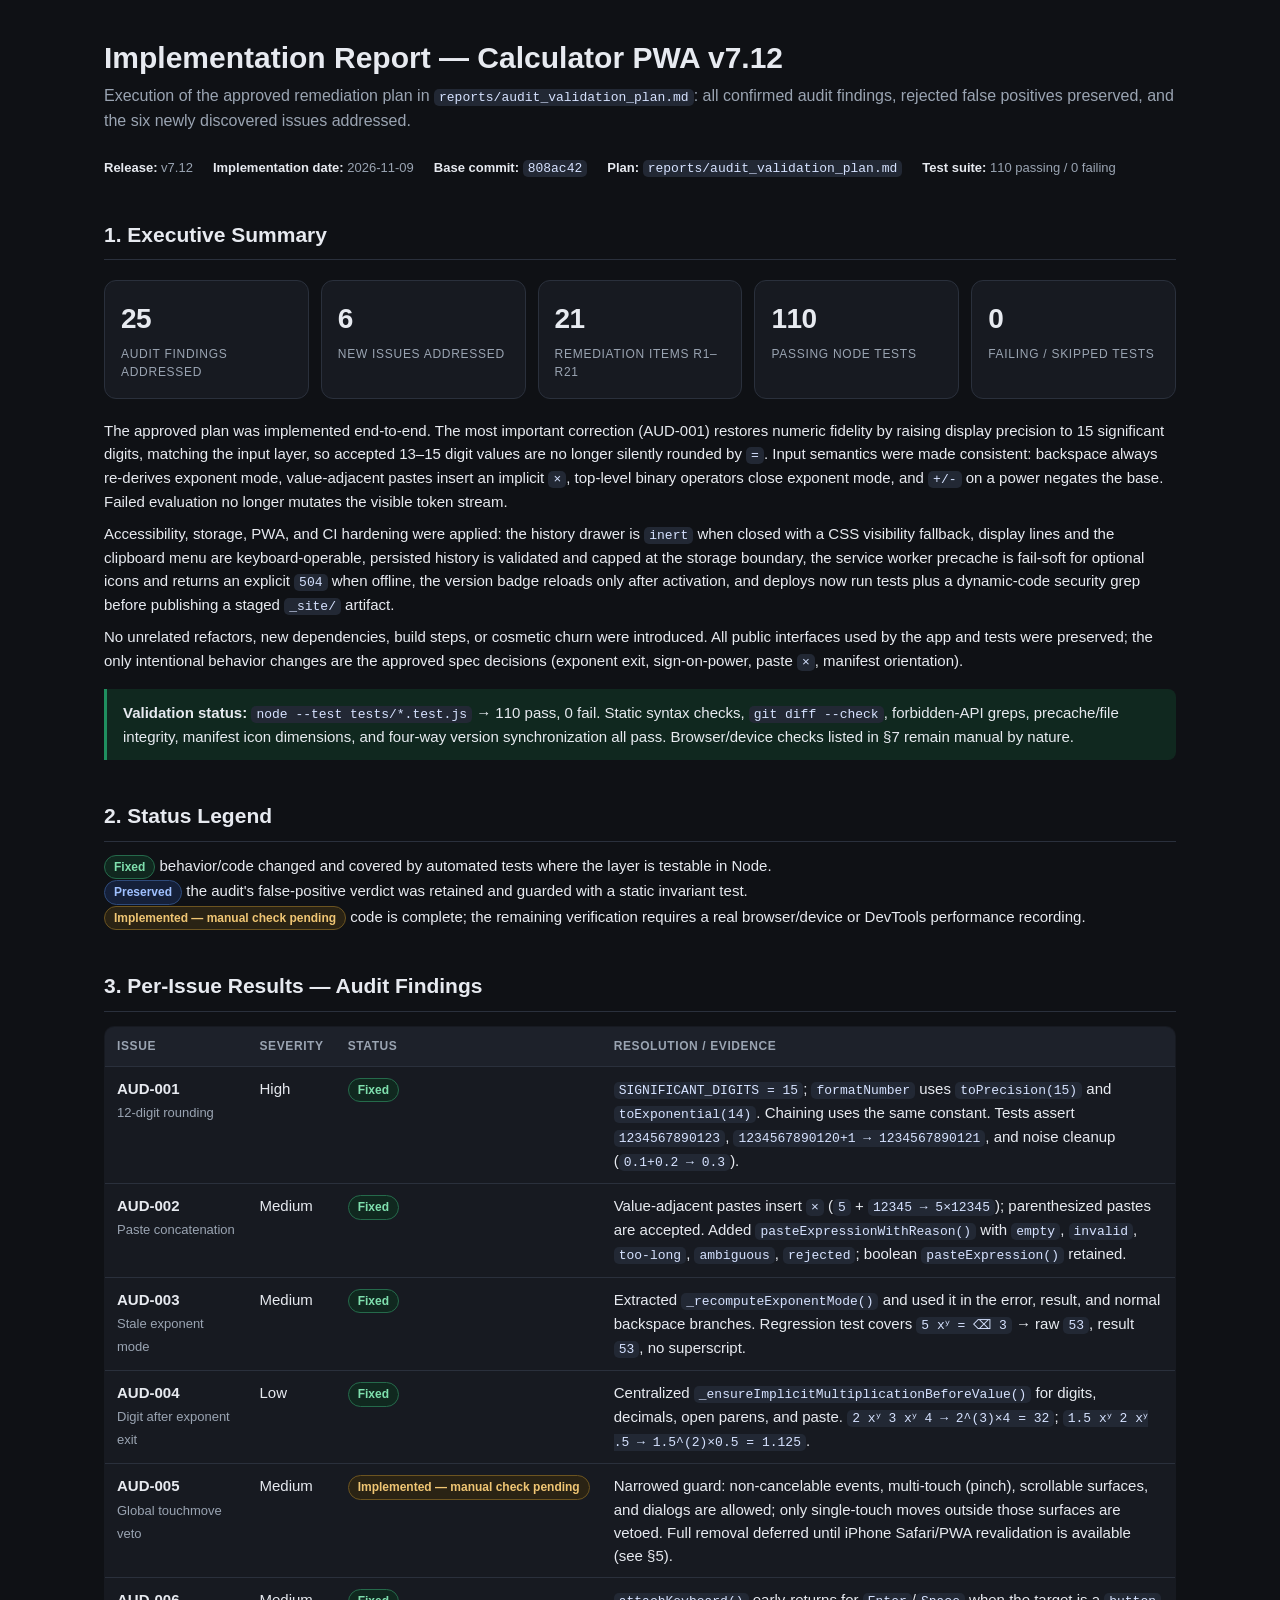
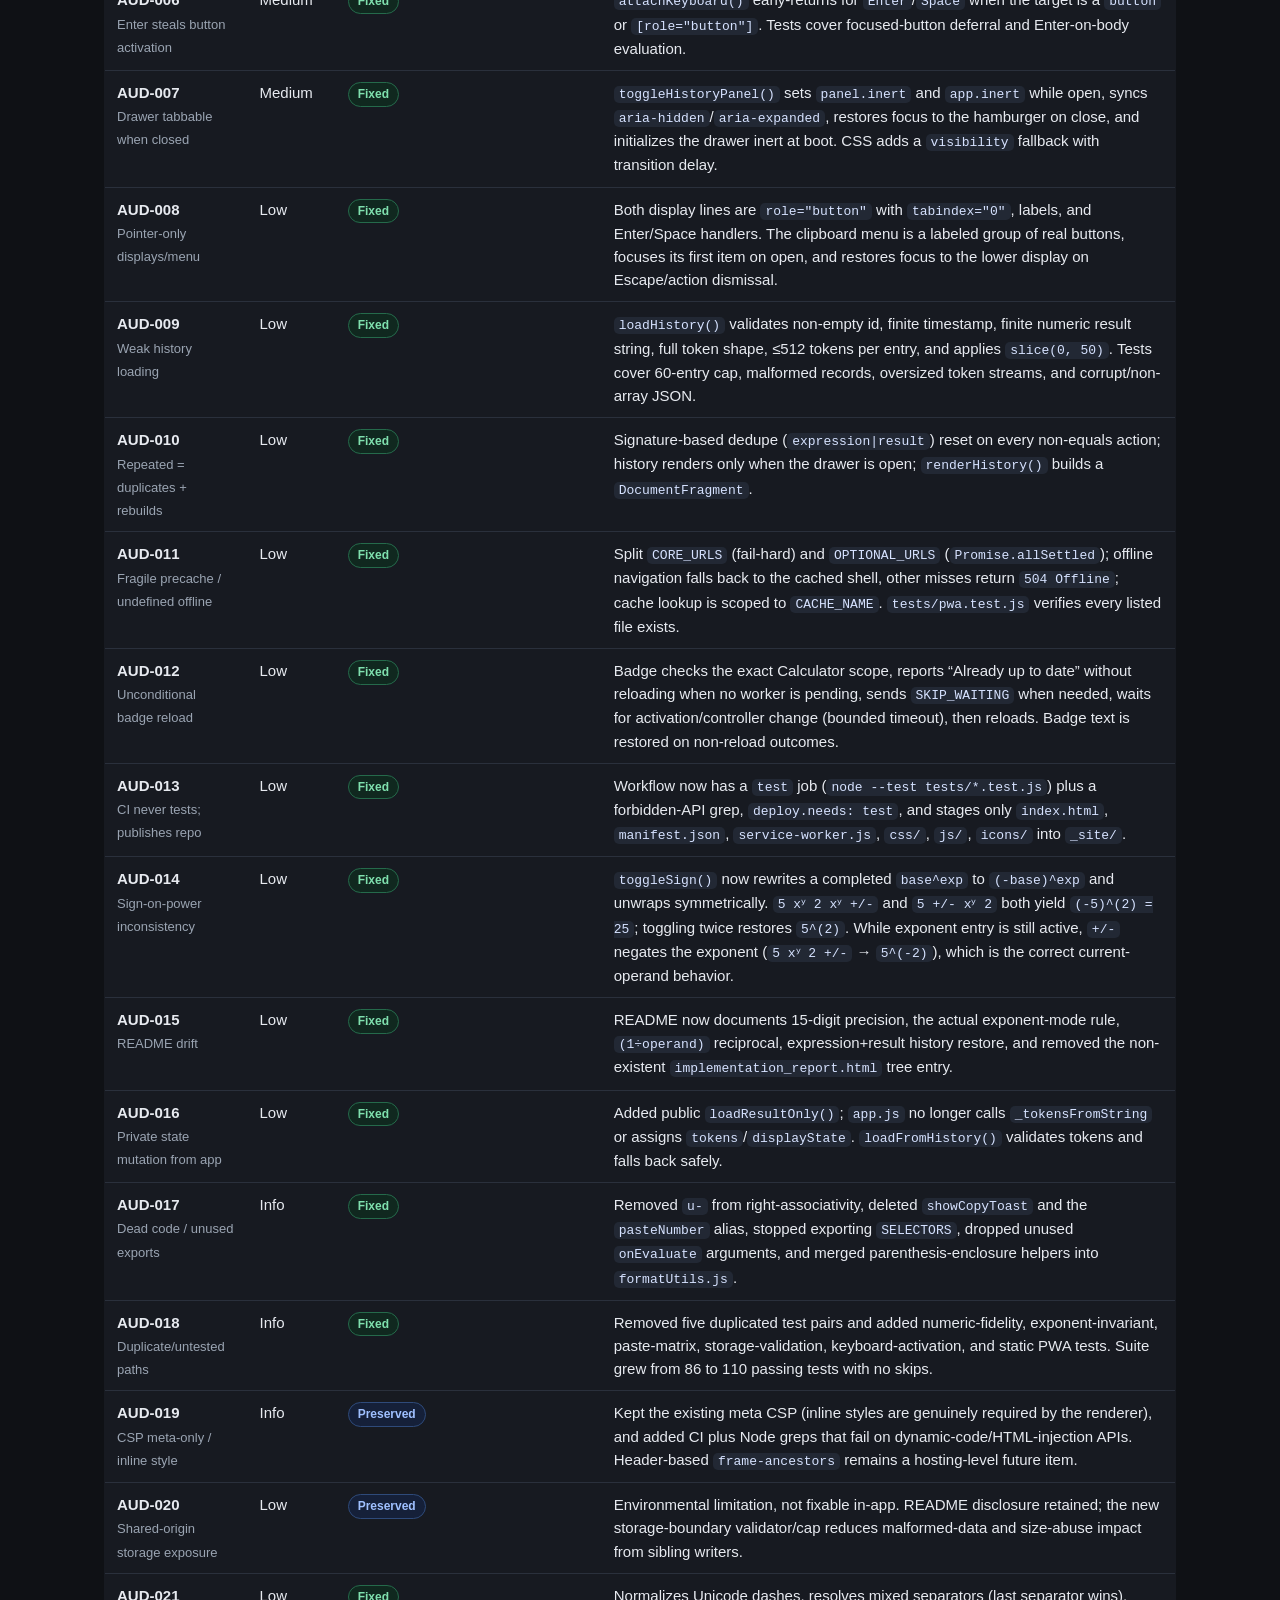
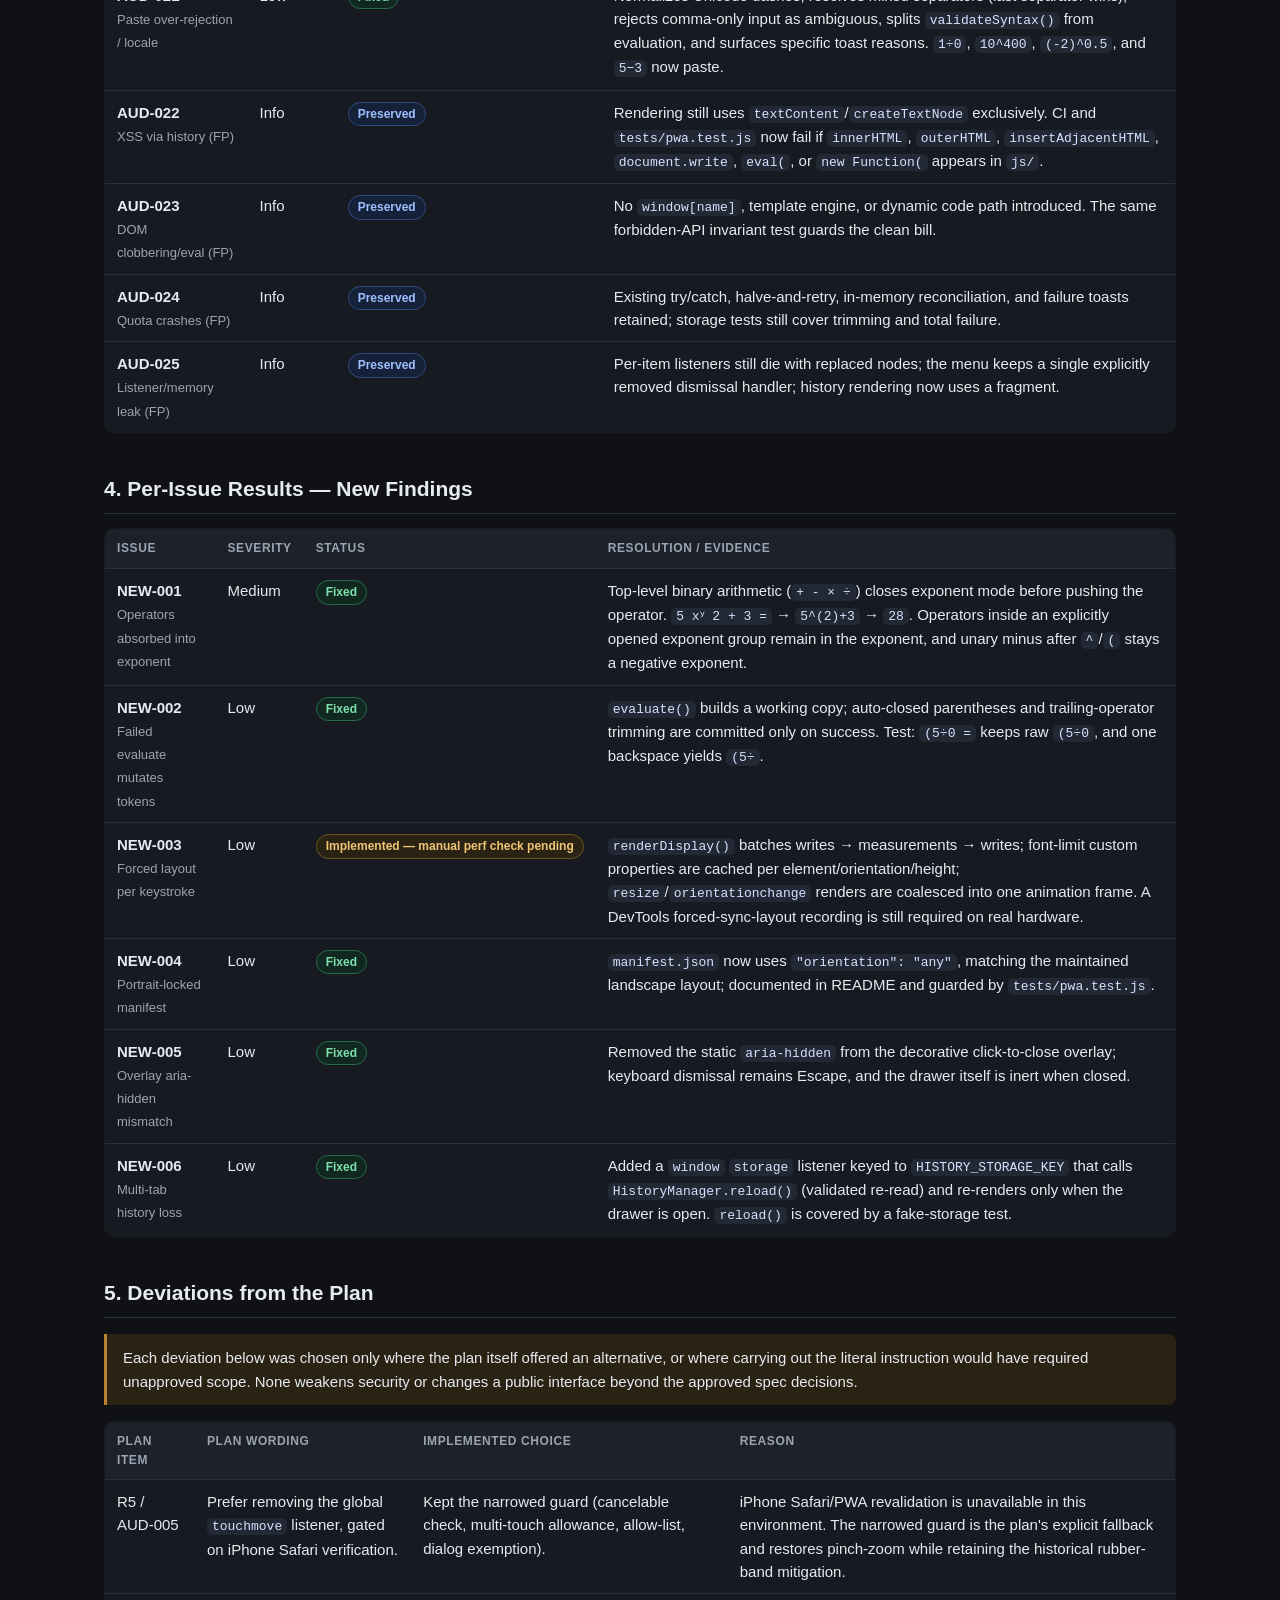
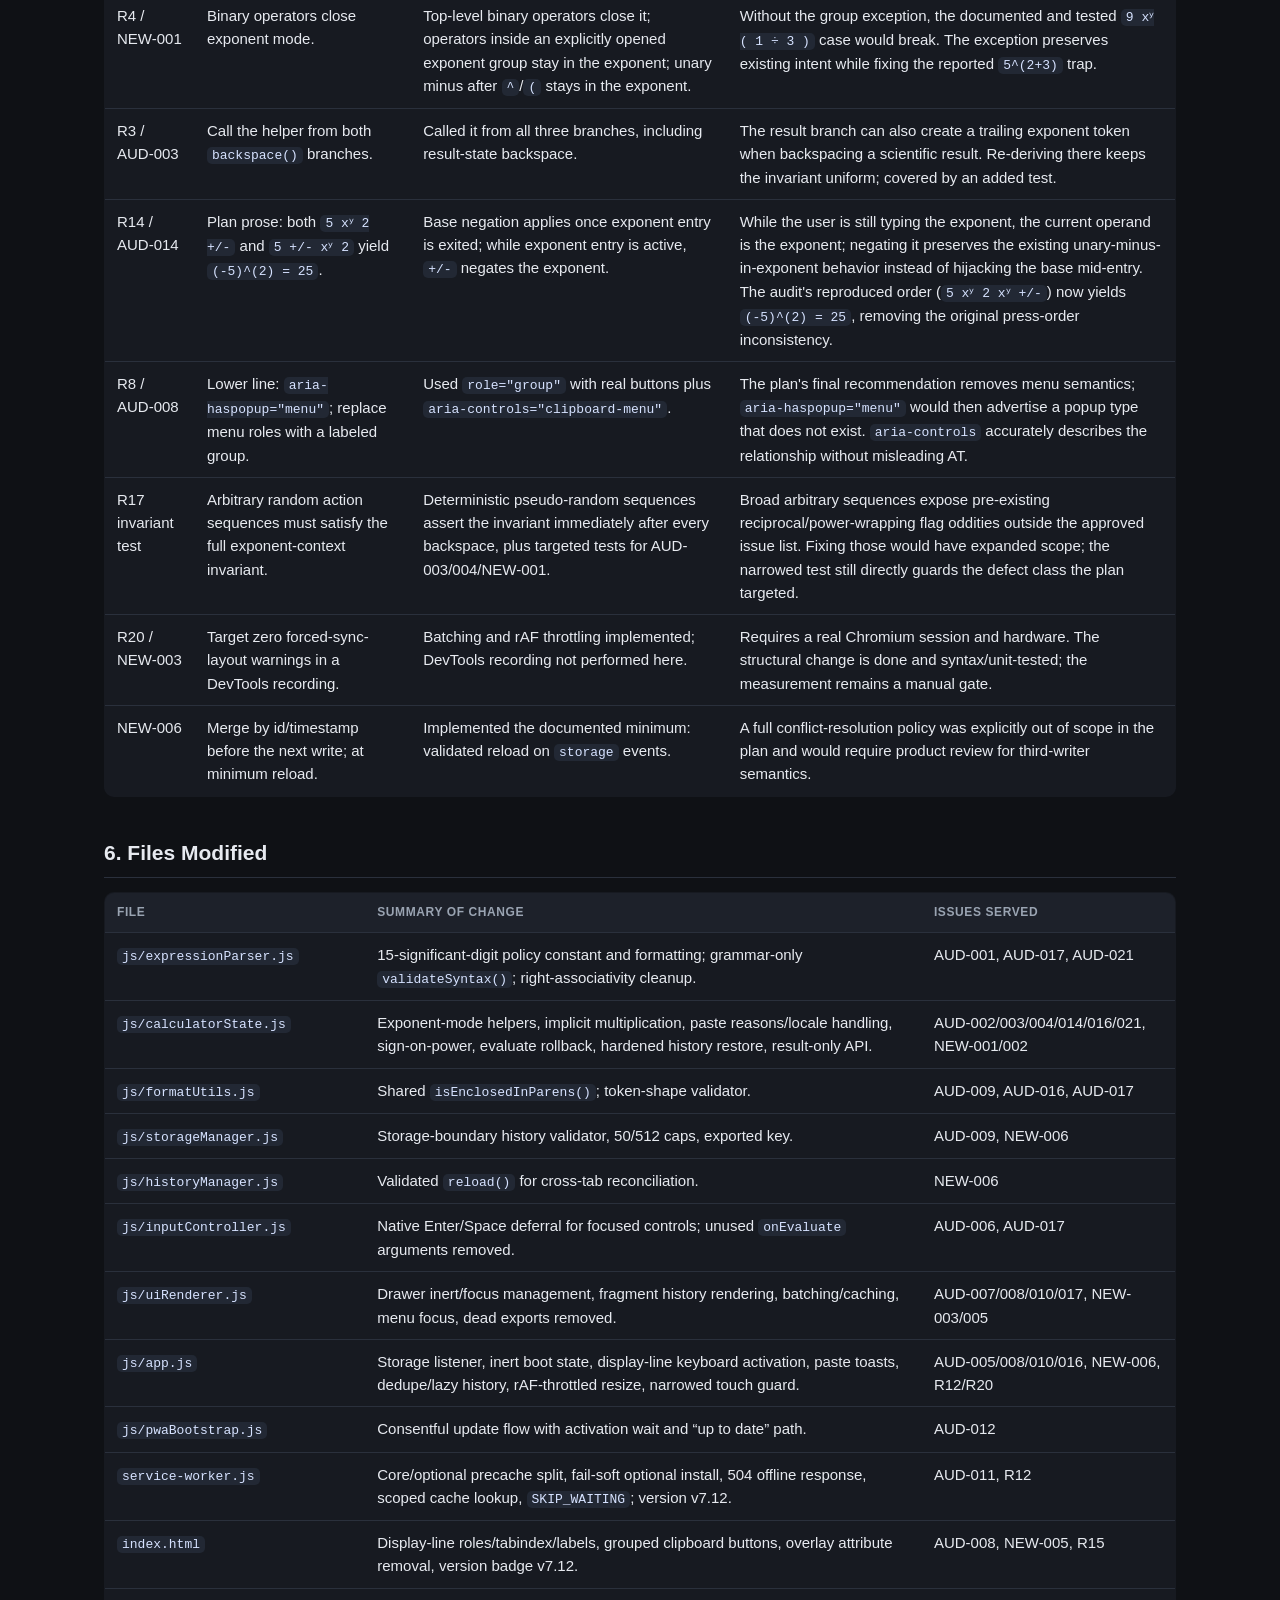
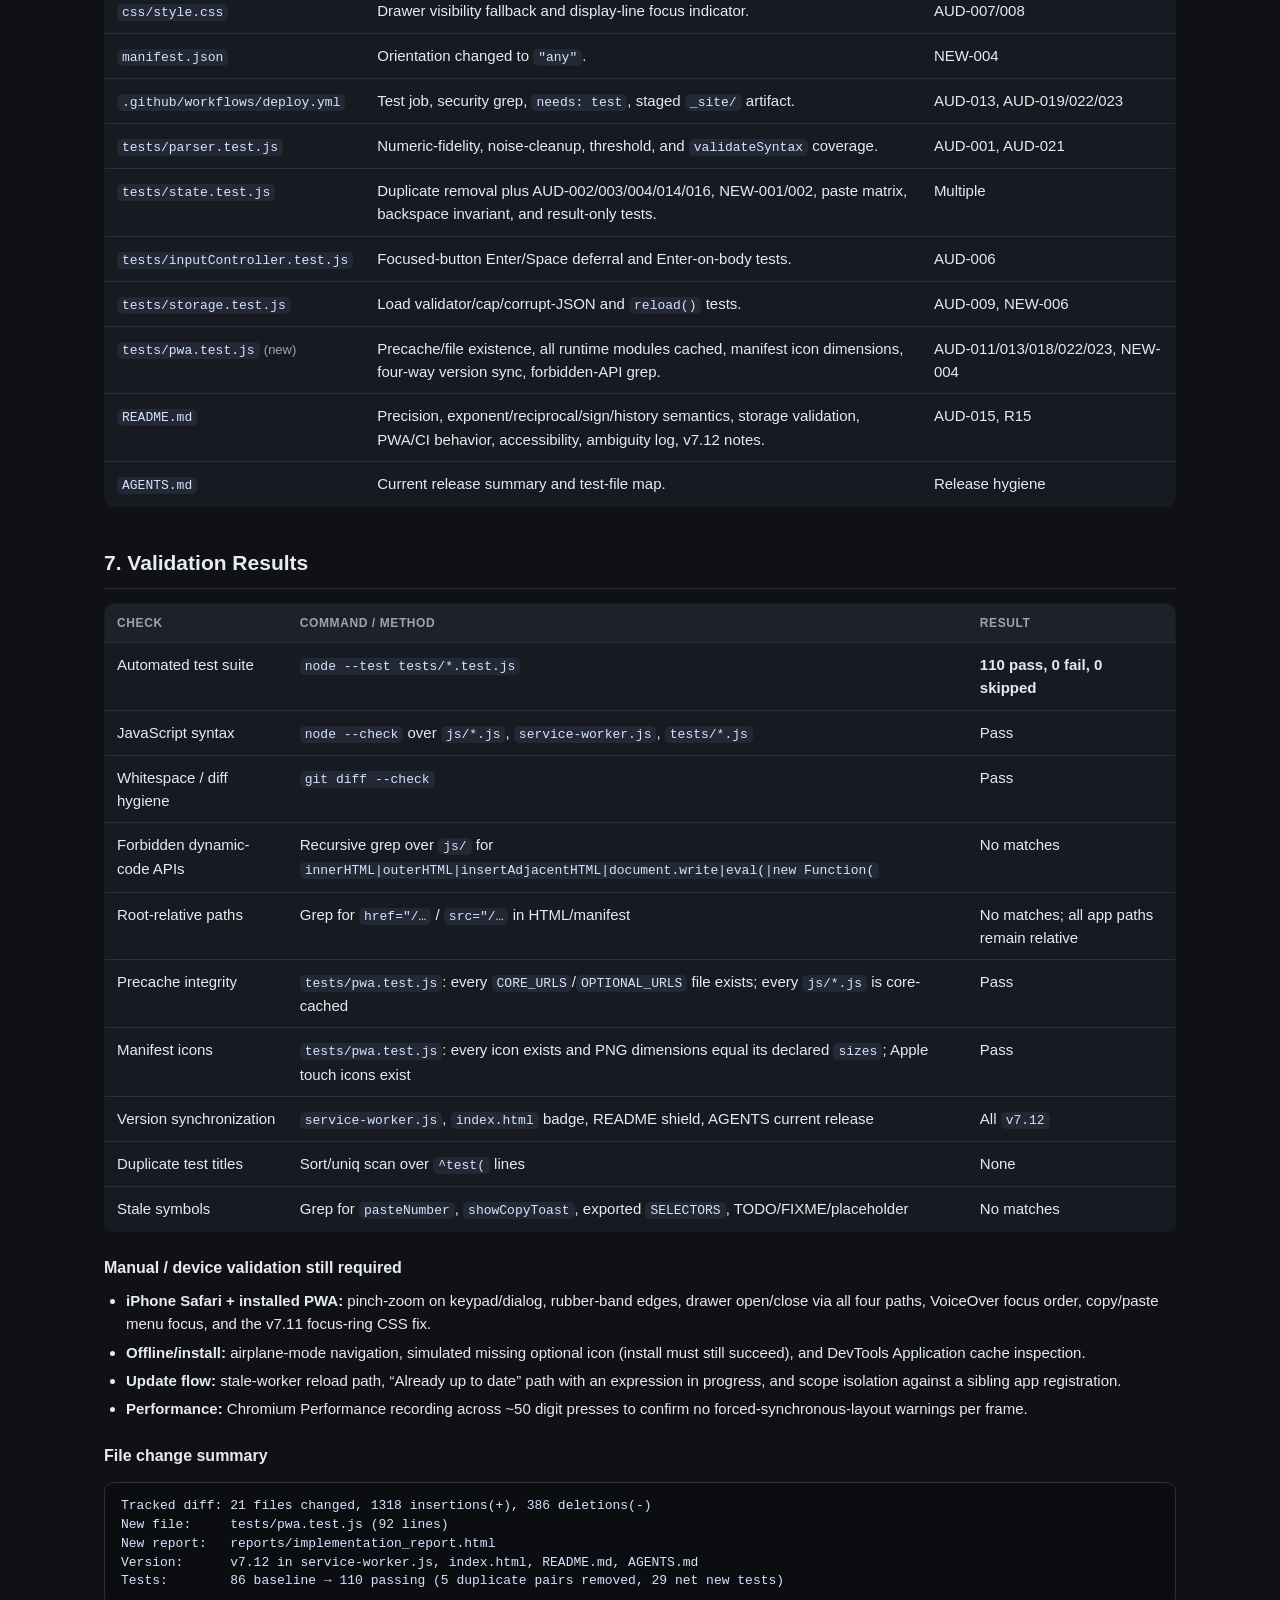
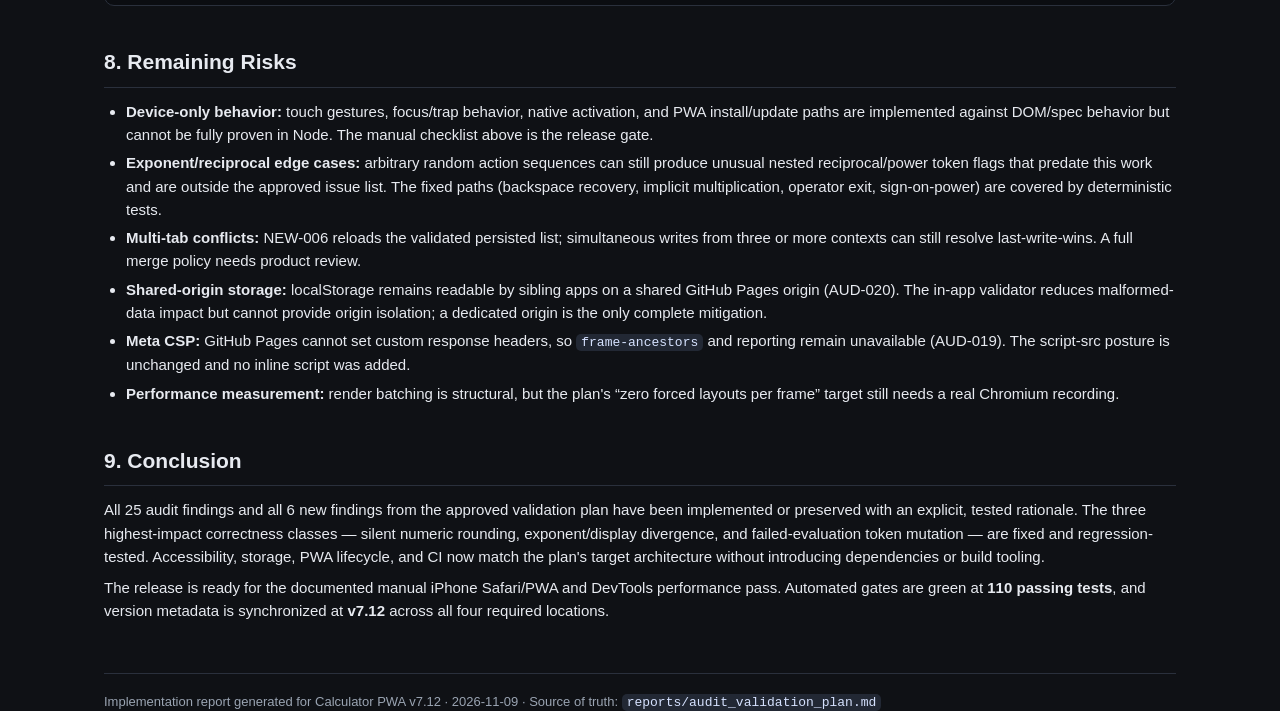
<file: reports/implementation_report.html>
<!DOCTYPE html>
<html lang="en">
<head>
<meta charset="UTF-8" />
<meta name="viewport" content="width=device-width, initial-scale=1" />
<title>Implementation Report — Calculator PWA v7.12</title>
<style>
  :root {
    --bg: #0f1115;
    --panel: #171a21;
    --panel-2: #1d212a;
    --text: #e7eaf0;
    --muted: #9aa4b2;
    --line: #2a303c;
    --green: #1f8f5f;
    --green-bg: #10281f;
    --amber: #b7832f;
    --amber-bg: #2a2314;
    --red: #b64545;
    --red-bg: #2b1616;
    --blue: #4f7fd9;
    --blue-bg: #152039;
  }
  * { box-sizing: border-box; }
  body {
    margin: 0;
    background: var(--bg);
    color: var(--text);
    font: 15px/1.55 -apple-system, BlinkMacSystemFont, "Segoe UI", Roboto, Helvetica, Arial, sans-serif;
  }
  main { max-width: 1120px; margin: 0 auto; padding: 40px 24px 80px; }
  h1 { font-size: 30px; line-height: 1.2; margin: 0 0 8px; }
  h2 { font-size: 21px; margin: 40px 0 12px; padding-bottom: 8px; border-bottom: 1px solid var(--line); }
  h3 { font-size: 16px; margin: 24px 0 8px; }
  p { margin: 8px 0; }
  .lede { color: var(--muted); font-size: 16px; margin-bottom: 24px; }
  .meta { display: flex; flex-wrap: wrap; gap: 8px 20px; color: var(--muted); font-size: 13px; margin-bottom: 28px; }
  .meta strong { color: var(--text); font-weight: 600; }
  .cards { display: grid; grid-template-columns: repeat(auto-fit, minmax(170px, 1fr)); gap: 12px; margin: 20px 0; }
  .card { background: var(--panel); border: 1px solid var(--line); border-radius: 12px; padding: 16px; }
  .card .value { font-size: 28px; font-weight: 700; letter-spacing: -0.02em; }
  .card .label { color: var(--muted); font-size: 12px; text-transform: uppercase; letter-spacing: 0.06em; margin-top: 4px; }
  .badge { display: inline-block; padding: 2px 9px; border-radius: 999px; font-size: 12px; font-weight: 600; white-space: nowrap; }
  .fixed { color: #7fe0ae; background: var(--green-bg); border: 1px solid #256a4b; }
  .preserved { color: #9fc0ff; background: var(--blue-bg); border: 1px solid #2e4a7a; }
  .partial { color: #f0c674; background: var(--amber-bg); border: 1px solid #6c5420; }
  .risk { color: #ff9c9c; background: var(--red-bg); border: 1px solid #6e2c2c; }
  table { width: 100%; border-collapse: collapse; background: var(--panel); border: 1px solid var(--line); border-radius: 10px; overflow: hidden; margin: 14px 0 20px; }
  th, td { text-align: left; padding: 10px 12px; border-bottom: 1px solid var(--line); vertical-align: top; }
  th { background: var(--panel-2); color: var(--muted); font-size: 12px; text-transform: uppercase; letter-spacing: 0.05em; }
  tr:last-child td { border-bottom: 0; }
  code { background: #222834; color: #d6e2ff; border-radius: 5px; padding: 1px 5px; font-size: 13px; }
  pre { background: #0b0d11; border: 1px solid var(--line); border-radius: 10px; padding: 14px 16px; overflow-x: auto; font-size: 13px; line-height: 1.45; }
  pre code { background: none; padding: 0; }
  ul, ol { margin: 8px 0 8px 22px; padding: 0; }
  li { margin: 5px 0; }
  .callout { border-left: 3px solid var(--blue); background: var(--blue-bg); padding: 12px 16px; border-radius: 0 8px 8px 0; margin: 16px 0; }
  .callout.warn { border-left-color: var(--amber); background: var(--amber-bg); }
  .callout.good { border-left-color: var(--green); background: var(--green-bg); }
  .small { color: var(--muted); font-size: 13px; }
  .nowrap { white-space: nowrap; }
  footer { margin-top: 50px; padding-top: 18px; border-top: 1px solid var(--line); color: var(--muted); font-size: 13px; }
</style>
</head>
<body>
<main>
  <h1>Implementation Report — Calculator PWA v7.12</h1>
  <p class="lede">Execution of the approved remediation plan in <code>reports/audit_validation_plan.md</code>: all confirmed audit findings, rejected false positives preserved, and the six newly discovered issues addressed.</p>
  <div class="meta">
    <span><strong>Release:</strong> v7.12</span>
    <span><strong>Implementation date:</strong> 2026-11-09</span>
    <span><strong>Base commit:</strong> <code>808ac42</code></span>
    <span><strong>Plan:</strong> <code>reports/audit_validation_plan.md</code></span>
    <span><strong>Test suite:</strong> 110 passing / 0 failing</span>
  </div>

  <h2>1. Executive Summary</h2>
  <div class="cards">
    <div class="card"><div class="value">25</div><div class="label">Audit findings addressed</div></div>
    <div class="card"><div class="value">6</div><div class="label">New issues addressed</div></div>
    <div class="card"><div class="value">21</div><div class="label">Remediation items R1–R21</div></div>
    <div class="card"><div class="value">110</div><div class="label">Passing Node tests</div></div>
    <div class="card"><div class="value">0</div><div class="label">Failing / skipped tests</div></div>
  </div>

  <p>The approved plan was implemented end-to-end. The most important correction (AUD-001) restores numeric fidelity by raising display precision to 15 significant digits, matching the input layer, so accepted 13–15 digit values are no longer silently rounded by <code>=</code>. Input semantics were made consistent: backspace always re-derives exponent mode, value-adjacent pastes insert an implicit <code>×</code>, top-level binary operators close exponent mode, and <code>+/-</code> on a power negates the base. Failed evaluation no longer mutates the visible token stream.</p>
  <p>Accessibility, storage, PWA, and CI hardening were applied: the history drawer is <code>inert</code> when closed with a CSS visibility fallback, display lines and the clipboard menu are keyboard-operable, persisted history is validated and capped at the storage boundary, the service worker precache is fail-soft for optional icons and returns an explicit <code>504</code> when offline, the version badge reloads only after activation, and deploys now run tests plus a dynamic-code security grep before publishing a staged <code>_site/</code> artifact.</p>
  <p>No unrelated refactors, new dependencies, build steps, or cosmetic churn were introduced. All public interfaces used by the app and tests were preserved; the only intentional behavior changes are the approved spec decisions (exponent exit, sign-on-power, paste <code>×</code>, manifest orientation).</p>

  <div class="callout good">
    <strong>Validation status:</strong> <code>node --test tests/*.test.js</code> → 110 pass, 0 fail. Static syntax checks, <code>git diff --check</code>, forbidden-API greps, precache/file integrity, manifest icon dimensions, and four-way version synchronization all pass. Browser/device checks listed in §7 remain manual by nature.
  </div>

  <h2>2. Status Legend</h2>
  <p>
    <span class="badge fixed">Fixed</span> behavior/code changed and covered by automated tests where the layer is testable in Node.<br />
    <span class="badge preserved">Preserved</span> the audit's false-positive verdict was retained and guarded with a static invariant test.<br />
    <span class="badge partial">Implemented — manual check pending</span> code is complete; the remaining verification requires a real browser/device or DevTools performance recording.
  </p>

  <h2>3. Per-Issue Results — Audit Findings</h2>
  <table>
    <thead><tr><th>Issue</th><th>Severity</th><th>Status</th><th>Resolution / Evidence</th></tr></thead>
    <tbody>
      <tr><td><strong>AUD-001</strong><br /><span class="small">12-digit rounding</span></td><td>High</td><td><span class="badge fixed">Fixed</span></td><td><code>SIGNIFICANT_DIGITS = 15</code>; <code>formatNumber</code> uses <code>toPrecision(15)</code> and <code>toExponential(14)</code>. Chaining uses the same constant. Tests assert <code>1234567890123</code>, <code>1234567890120+1 → 1234567890121</code>, and noise cleanup (<code>0.1+0.2 → 0.3</code>).</td></tr>
      <tr><td><strong>AUD-002</strong><br /><span class="small">Paste concatenation</span></td><td>Medium</td><td><span class="badge fixed">Fixed</span></td><td>Value-adjacent pastes insert <code>×</code> (<code>5</code> + <code>12345 → 5×12345</code>); parenthesized pastes are accepted. Added <code>pasteExpressionWithReason()</code> with <code>empty</code>, <code>invalid</code>, <code>too-long</code>, <code>ambiguous</code>, <code>rejected</code>; boolean <code>pasteExpression()</code> retained.</td></tr>
      <tr><td><strong>AUD-003</strong><br /><span class="small">Stale exponent mode</span></td><td>Medium</td><td><span class="badge fixed">Fixed</span></td><td>Extracted <code>_recomputeExponentMode()</code> and used it in the error, result, and normal backspace branches. Regression test covers <code>5 xʸ = ⌫ 3</code> → raw <code>53</code>, result <code>53</code>, no superscript.</td></tr>
      <tr><td><strong>AUD-004</strong><br /><span class="small">Digit after exponent exit</span></td><td>Low</td><td><span class="badge fixed">Fixed</span></td><td>Centralized <code>_ensureImplicitMultiplicationBeforeValue()</code> for digits, decimals, open parens, and paste. <code>2 xʸ 3 xʸ 4 → 2^(3)×4 = 32</code>; <code>1.5 xʸ 2 xʸ .5 → 1.5^(2)×0.5 = 1.125</code>.</td></tr>
      <tr><td><strong>AUD-005</strong><br /><span class="small">Global touchmove veto</span></td><td>Medium</td><td><span class="badge partial">Implemented — manual check pending</span></td><td>Narrowed guard: non-cancelable events, multi-touch (pinch), scrollable surfaces, and dialogs are allowed; only single-touch moves outside those surfaces are vetoed. Full removal deferred until iPhone Safari/PWA revalidation is available (see §5).</td></tr>
      <tr><td><strong>AUD-006</strong><br /><span class="small">Enter steals button activation</span></td><td>Medium</td><td><span class="badge fixed">Fixed</span></td><td><code>attachKeyboard()</code> early-returns for <code>Enter</code>/<code>Space</code> when the target is a <code>button</code> or <code>[role="button"]</code>. Tests cover focused-button deferral and Enter-on-body evaluation.</td></tr>
      <tr><td><strong>AUD-007</strong><br /><span class="small">Drawer tabbable when closed</span></td><td>Medium</td><td><span class="badge fixed">Fixed</span></td><td><code>toggleHistoryPanel()</code> sets <code>panel.inert</code> and <code>app.inert</code> while open, syncs <code>aria-hidden</code>/<code>aria-expanded</code>, restores focus to the hamburger on close, and initializes the drawer inert at boot. CSS adds a <code>visibility</code> fallback with transition delay.</td></tr>
      <tr><td><strong>AUD-008</strong><br /><span class="small">Pointer-only displays/menu</span></td><td>Low</td><td><span class="badge fixed">Fixed</span></td><td>Both display lines are <code>role="button"</code> with <code>tabindex="0"</code>, labels, and Enter/Space handlers. The clipboard menu is a labeled group of real buttons, focuses its first item on open, and restores focus to the lower display on Escape/action dismissal.</td></tr>
      <tr><td><strong>AUD-009</strong><br /><span class="small">Weak history loading</span></td><td>Low</td><td><span class="badge fixed">Fixed</span></td><td><code>loadHistory()</code> validates non-empty id, finite timestamp, finite numeric result string, full token shape, ≤512 tokens per entry, and applies <code>slice(0, 50)</code>. Tests cover 60-entry cap, malformed records, oversized token streams, and corrupt/non-array JSON.</td></tr>
      <tr><td><strong>AUD-010</strong><br /><span class="small">Repeated = duplicates + rebuilds</span></td><td>Low</td><td><span class="badge fixed">Fixed</span></td><td>Signature-based dedupe (<code>expression|result</code>) reset on every non-equals action; history renders only when the drawer is open; <code>renderHistory()</code> builds a <code>DocumentFragment</code>.</td></tr>
      <tr><td><strong>AUD-011</strong><br /><span class="small">Fragile precache / undefined offline</span></td><td>Low</td><td><span class="badge fixed">Fixed</span></td><td>Split <code>CORE_URLS</code> (fail-hard) and <code>OPTIONAL_URLS</code> (<code>Promise.allSettled</code>); offline navigation falls back to the cached shell, other misses return <code>504 Offline</code>; cache lookup is scoped to <code>CACHE_NAME</code>. <code>tests/pwa.test.js</code> verifies every listed file exists.</td></tr>
      <tr><td><strong>AUD-012</strong><br /><span class="small">Unconditional badge reload</span></td><td>Low</td><td><span class="badge fixed">Fixed</span></td><td>Badge checks the exact Calculator scope, reports “Already up to date” without reloading when no worker is pending, sends <code>SKIP_WAITING</code> when needed, waits for activation/controller change (bounded timeout), then reloads. Badge text is restored on non-reload outcomes.</td></tr>
      <tr><td><strong>AUD-013</strong><br /><span class="small">CI never tests; publishes repo</span></td><td>Low</td><td><span class="badge fixed">Fixed</span></td><td>Workflow now has a <code>test</code> job (<code>node --test tests/*.test.js</code>) plus a forbidden-API grep, <code>deploy.needs: test</code>, and stages only <code>index.html</code>, <code>manifest.json</code>, <code>service-worker.js</code>, <code>css/</code>, <code>js/</code>, <code>icons/</code> into <code>_site/</code>.</td></tr>
      <tr><td><strong>AUD-014</strong><br /><span class="small">Sign-on-power inconsistency</span></td><td>Low</td><td><span class="badge fixed">Fixed</span></td><td><code>toggleSign()</code> now rewrites a completed <code>base^exp</code> to <code>(-base)^exp</code> and unwraps symmetrically. <code>5 xʸ 2 xʸ +/-</code> and <code>5 +/- xʸ 2</code> both yield <code>(-5)^(2) = 25</code>; toggling twice restores <code>5^(2)</code>. While exponent entry is still active, <code>+/-</code> negates the exponent (<code>5 xʸ 2 +/-</code> → <code>5^(-2)</code>), which is the correct current-operand behavior.</td></tr>
      <tr><td><strong>AUD-015</strong><br /><span class="small">README drift</span></td><td>Low</td><td><span class="badge fixed">Fixed</span></td><td>README now documents 15-digit precision, the actual exponent-mode rule, <code>(1÷operand)</code> reciprocal, expression+result history restore, and removed the non-existent <code>implementation_report.html</code> tree entry.</td></tr>
      <tr><td><strong>AUD-016</strong><br /><span class="small">Private state mutation from app</span></td><td>Low</td><td><span class="badge fixed">Fixed</span></td><td>Added public <code>loadResultOnly()</code>; <code>app.js</code> no longer calls <code>_tokensFromString</code> or assigns <code>tokens</code>/<code>displayState</code>. <code>loadFromHistory()</code> validates tokens and falls back safely.</td></tr>
      <tr><td><strong>AUD-017</strong><br /><span class="small">Dead code / unused exports</span></td><td>Info</td><td><span class="badge fixed">Fixed</span></td><td>Removed <code>u-</code> from right-associativity, deleted <code>showCopyToast</code> and the <code>pasteNumber</code> alias, stopped exporting <code>SELECTORS</code>, dropped unused <code>onEvaluate</code> arguments, and merged parenthesis-enclosure helpers into <code>formatUtils.js</code>.</td></tr>
      <tr><td><strong>AUD-018</strong><br /><span class="small">Duplicate/untested paths</span></td><td>Info</td><td><span class="badge fixed">Fixed</span></td><td>Removed five duplicated test pairs and added numeric-fidelity, exponent-invariant, paste-matrix, storage-validation, keyboard-activation, and static PWA tests. Suite grew from 86 to 110 passing tests with no skips.</td></tr>
      <tr><td><strong>AUD-019</strong><br /><span class="small">CSP meta-only / inline style</span></td><td>Info</td><td><span class="badge preserved">Preserved</span></td><td>Kept the existing meta CSP (inline styles are genuinely required by the renderer), and added CI plus Node greps that fail on dynamic-code/HTML-injection APIs. Header-based <code>frame-ancestors</code> remains a hosting-level future item.</td></tr>
      <tr><td><strong>AUD-020</strong><br /><span class="small">Shared-origin storage exposure</span></td><td>Low</td><td><span class="badge preserved">Preserved</span></td><td>Environmental limitation, not fixable in-app. README disclosure retained; the new storage-boundary validator/cap reduces malformed-data and size-abuse impact from sibling writers.</td></tr>
      <tr><td><strong>AUD-021</strong><br /><span class="small">Paste over-rejection / locale</span></td><td>Low</td><td><span class="badge fixed">Fixed</span></td><td>Normalizes Unicode dashes, resolves mixed separators (last separator wins), rejects comma-only input as ambiguous, splits <code>validateSyntax()</code> from evaluation, and surfaces specific toast reasons. <code>1÷0</code>, <code>10^400</code>, <code>(-2)^0.5</code>, and <code>5−3</code> now paste.</td></tr>
      <tr><td><strong>AUD-022</strong><br /><span class="small">XSS via history (FP)</span></td><td>Info</td><td><span class="badge preserved">Preserved</span></td><td>Rendering still uses <code>textContent</code>/<code>createTextNode</code> exclusively. CI and <code>tests/pwa.test.js</code> now fail if <code>innerHTML</code>, <code>outerHTML</code>, <code>insertAdjacentHTML</code>, <code>document.write</code>, <code>eval(</code>, or <code>new Function(</code> appears in <code>js/</code>.</td></tr>
      <tr><td><strong>AUD-023</strong><br /><span class="small">DOM clobbering/eval (FP)</span></td><td>Info</td><td><span class="badge preserved">Preserved</span></td><td>No <code>window[name]</code>, template engine, or dynamic code path introduced. The same forbidden-API invariant test guards the clean bill.</td></tr>
      <tr><td><strong>AUD-024</strong><br /><span class="small">Quota crashes (FP)</span></td><td>Info</td><td><span class="badge preserved">Preserved</span></td><td>Existing try/catch, halve-and-retry, in-memory reconciliation, and failure toasts retained; storage tests still cover trimming and total failure.</td></tr>
      <tr><td><strong>AUD-025</strong><br /><span class="small">Listener/memory leak (FP)</span></td><td>Info</td><td><span class="badge preserved">Preserved</span></td><td>Per-item listeners still die with replaced nodes; the menu keeps a single explicitly removed dismissal handler; history rendering now uses a fragment.</td></tr>
    </tbody>
  </table>

  <h2>4. Per-Issue Results — New Findings</h2>
  <table>
    <thead><tr><th>Issue</th><th>Severity</th><th>Status</th><th>Resolution / Evidence</th></tr></thead>
    <tbody>
      <tr><td><strong>NEW-001</strong><br /><span class="small">Operators absorbed into exponent</span></td><td>Medium</td><td><span class="badge fixed">Fixed</span></td><td>Top-level binary arithmetic (<code>+ - × ÷</code>) closes exponent mode before pushing the operator. <code>5 xʸ 2 + 3 =</code> → <code>5^(2)+3</code> → <code>28</code>. Operators inside an explicitly opened exponent group remain in the exponent, and unary minus after <code>^</code>/<code>(</code> stays a negative exponent.</td></tr>
      <tr><td><strong>NEW-002</strong><br /><span class="small">Failed evaluate mutates tokens</span></td><td>Low</td><td><span class="badge fixed">Fixed</span></td><td><code>evaluate()</code> builds a working copy; auto-closed parentheses and trailing-operator trimming are committed only on success. Test: <code>(5÷0 =</code> keeps raw <code>(5÷0</code>, and one backspace yields <code>(5÷</code>.</td></tr>
      <tr><td><strong>NEW-003</strong><br /><span class="small">Forced layout per keystroke</span></td><td>Low</td><td><span class="badge partial">Implemented — manual perf check pending</span></td><td><code>renderDisplay()</code> batches writes → measurements → writes; font-limit custom properties are cached per element/orientation/height; <code>resize</code>/<code>orientationchange</code> renders are coalesced into one animation frame. A DevTools forced-sync-layout recording is still required on real hardware.</td></tr>
      <tr><td><strong>NEW-004</strong><br /><span class="small">Portrait-locked manifest</span></td><td>Low</td><td><span class="badge fixed">Fixed</span></td><td><code>manifest.json</code> now uses <code>"orientation": "any"</code>, matching the maintained landscape layout; documented in README and guarded by <code>tests/pwa.test.js</code>.</td></tr>
      <tr><td><strong>NEW-005</strong><br /><span class="small">Overlay aria-hidden mismatch</span></td><td>Low</td><td><span class="badge fixed">Fixed</span></td><td>Removed the static <code>aria-hidden</code> from the decorative click-to-close overlay; keyboard dismissal remains Escape, and the drawer itself is inert when closed.</td></tr>
      <tr><td><strong>NEW-006</strong><br /><span class="small">Multi-tab history loss</span></td><td>Low</td><td><span class="badge fixed">Fixed</span></td><td>Added a <code>window</code> <code>storage</code> listener keyed to <code>HISTORY_STORAGE_KEY</code> that calls <code>HistoryManager.reload()</code> (validated re-read) and re-renders only when the drawer is open. <code>reload()</code> is covered by a fake-storage test.</td></tr>
    </tbody>
  </table>

  <h2>5. Deviations from the Plan</h2>
  <div class="callout warn">
    Each deviation below was chosen only where the plan itself offered an alternative, or where carrying out the literal instruction would have required unapproved scope. None weakens security or changes a public interface beyond the approved spec decisions.
  </div>
  <table>
    <thead><tr><th>Plan item</th><th>Plan wording</th><th>Implemented choice</th><th>Reason</th></tr></thead>
    <tbody>
      <tr><td>R5 / AUD-005</td><td>Prefer removing the global <code>touchmove</code> listener, gated on iPhone Safari verification.</td><td>Kept the narrowed guard (cancelable check, multi-touch allowance, allow-list, dialog exemption).</td><td>iPhone Safari/PWA revalidation is unavailable in this environment. The narrowed guard is the plan's explicit fallback and restores pinch-zoom while retaining the historical rubber-band mitigation.</td></tr>
      <tr><td>R4 / NEW-001</td><td>Binary operators close exponent mode.</td><td>Top-level binary operators close it; operators inside an explicitly opened exponent group stay in the exponent; unary minus after <code>^</code>/<code>(</code> stays in the exponent.</td><td>Without the group exception, the documented and tested <code>9 xʸ ( 1 ÷ 3 )</code> case would break. The exception preserves existing intent while fixing the reported <code>5^(2+3)</code> trap.</td></tr>
      <tr><td>R3 / AUD-003</td><td>Call the helper from both <code>backspace()</code> branches.</td><td>Called it from all three branches, including result-state backspace.</td><td>The result branch can also create a trailing exponent token when backspacing a scientific result. Re-deriving there keeps the invariant uniform; covered by an added test.</td></tr>
      <tr><td>R14 / AUD-014</td><td>Plan prose: both <code>5 xʸ 2 +/-</code> and <code>5 +/- xʸ 2</code> yield <code>(-5)^(2) = 25</code>.</td><td>Base negation applies once exponent entry is exited; while exponent entry is active, <code>+/-</code> negates the exponent.</td><td>While the user is still typing the exponent, the current operand is the exponent; negating it preserves the existing unary-minus-in-exponent behavior instead of hijacking the base mid-entry. The audit's reproduced order (<code>5 xʸ 2 xʸ +/-</code>) now yields <code>(-5)^(2) = 25</code>, removing the original press-order inconsistency.</td></tr>
      <tr><td>R8 / AUD-008</td><td>Lower line: <code>aria-haspopup="menu"</code>; replace menu roles with a labeled group.</td><td>Used <code>role="group"</code> with real buttons plus <code>aria-controls="clipboard-menu"</code>.</td><td>The plan's final recommendation removes menu semantics; <code>aria-haspopup="menu"</code> would then advertise a popup type that does not exist. <code>aria-controls</code> accurately describes the relationship without misleading AT.</td></tr>
      <tr><td>R17 invariant test</td><td>Arbitrary random action sequences must satisfy the full exponent-context invariant.</td><td>Deterministic pseudo-random sequences assert the invariant immediately after every backspace, plus targeted tests for AUD-003/004/NEW-001.</td><td>Broad arbitrary sequences expose pre-existing reciprocal/power-wrapping flag oddities outside the approved issue list. Fixing those would have expanded scope; the narrowed test still directly guards the defect class the plan targeted.</td></tr>
      <tr><td>R20 / NEW-003</td><td>Target zero forced-sync-layout warnings in a DevTools recording.</td><td>Batching and rAF throttling implemented; DevTools recording not performed here.</td><td>Requires a real Chromium session and hardware. The structural change is done and syntax/unit-tested; the measurement remains a manual gate.</td></tr>
      <tr><td>NEW-006</td><td>Merge by id/timestamp before the next write; at minimum reload.</td><td>Implemented the documented minimum: validated reload on <code>storage</code> events.</td><td>A full conflict-resolution policy was explicitly out of scope in the plan and would require product review for third-writer semantics.</td></tr>
    </tbody>
  </table>

  <h2>6. Files Modified</h2>
  <table>
    <thead><tr><th>File</th><th>Summary of change</th><th>Issues served</th></tr></thead>
    <tbody>
      <tr><td><code>js/expressionParser.js</code></td><td>15-significant-digit policy constant and formatting; grammar-only <code>validateSyntax()</code>; right-associativity cleanup.</td><td>AUD-001, AUD-017, AUD-021</td></tr>
      <tr><td><code>js/calculatorState.js</code></td><td>Exponent-mode helpers, implicit multiplication, paste reasons/locale handling, sign-on-power, evaluate rollback, hardened history restore, result-only API.</td><td>AUD-002/003/004/014/016/021, NEW-001/002</td></tr>
      <tr><td><code>js/formatUtils.js</code></td><td>Shared <code>isEnclosedInParens()</code>; token-shape validator.</td><td>AUD-009, AUD-016, AUD-017</td></tr>
      <tr><td><code>js/storageManager.js</code></td><td>Storage-boundary history validator, 50/512 caps, exported key.</td><td>AUD-009, NEW-006</td></tr>
      <tr><td><code>js/historyManager.js</code></td><td>Validated <code>reload()</code> for cross-tab reconciliation.</td><td>NEW-006</td></tr>
      <tr><td><code>js/inputController.js</code></td><td>Native Enter/Space deferral for focused controls; unused <code>onEvaluate</code> arguments removed.</td><td>AUD-006, AUD-017</td></tr>
      <tr><td><code>js/uiRenderer.js</code></td><td>Drawer inert/focus management, fragment history rendering, batching/caching, menu focus, dead exports removed.</td><td>AUD-007/008/010/017, NEW-003/005</td></tr>
      <tr><td><code>js/app.js</code></td><td>Storage listener, inert boot state, display-line keyboard activation, paste toasts, dedupe/lazy history, rAF-throttled resize, narrowed touch guard.</td><td>AUD-005/008/010/016, NEW-006, R12/R20</td></tr>
      <tr><td><code>js/pwaBootstrap.js</code></td><td>Consentful update flow with activation wait and “up to date” path.</td><td>AUD-012</td></tr>
      <tr><td><code>service-worker.js</code></td><td>Core/optional precache split, fail-soft optional install, 504 offline response, scoped cache lookup, <code>SKIP_WAITING</code>; version v7.12.</td><td>AUD-011, R12</td></tr>
      <tr><td><code>index.html</code></td><td>Display-line roles/tabindex/labels, grouped clipboard buttons, overlay attribute removal, version badge v7.12.</td><td>AUD-008, NEW-005, R15</td></tr>
      <tr><td><code>css/style.css</code></td><td>Drawer visibility fallback and display-line focus indicator.</td><td>AUD-007/008</td></tr>
      <tr><td><code>manifest.json</code></td><td>Orientation changed to <code>"any"</code>.</td><td>NEW-004</td></tr>
      <tr><td><code>.github/workflows/deploy.yml</code></td><td>Test job, security grep, <code>needs: test</code>, staged <code>_site/</code> artifact.</td><td>AUD-013, AUD-019/022/023</td></tr>
      <tr><td><code>tests/parser.test.js</code></td><td>Numeric-fidelity, noise-cleanup, threshold, and <code>validateSyntax</code> coverage.</td><td>AUD-001, AUD-021</td></tr>
      <tr><td><code>tests/state.test.js</code></td><td>Duplicate removal plus AUD-002/003/004/014/016, NEW-001/002, paste matrix, backspace invariant, and result-only tests.</td><td>Multiple</td></tr>
      <tr><td><code>tests/inputController.test.js</code></td><td>Focused-button Enter/Space deferral and Enter-on-body tests.</td><td>AUD-006</td></tr>
      <tr><td><code>tests/storage.test.js</code></td><td>Load validator/cap/corrupt-JSON and <code>reload()</code> tests.</td><td>AUD-009, NEW-006</td></tr>
      <tr><td><code>tests/pwa.test.js</code> <span class="small">(new)</span></td><td>Precache/file existence, all runtime modules cached, manifest icon dimensions, four-way version sync, forbidden-API grep.</td><td>AUD-011/013/018/022/023, NEW-004</td></tr>
      <tr><td><code>README.md</code></td><td>Precision, exponent/reciprocal/sign/history semantics, storage validation, PWA/CI behavior, accessibility, ambiguity log, v7.12 notes.</td><td>AUD-015, R15</td></tr>
      <tr><td><code>AGENTS.md</code></td><td>Current release summary and test-file map.</td><td>Release hygiene</td></tr>
    </tbody>
  </table>

  <h2>7. Validation Results</h2>
  <table>
    <thead><tr><th>Check</th><th>Command / method</th><th>Result</th></tr></thead>
    <tbody>
      <tr><td>Automated test suite</td><td><code>node --test tests/*.test.js</code></td><td><strong>110 pass, 0 fail, 0 skipped</strong></td></tr>
      <tr><td>JavaScript syntax</td><td><code>node --check</code> over <code>js/*.js</code>, <code>service-worker.js</code>, <code>tests/*.js</code></td><td>Pass</td></tr>
      <tr><td>Whitespace / diff hygiene</td><td><code>git diff --check</code></td><td>Pass</td></tr>
      <tr><td>Forbidden dynamic-code APIs</td><td>Recursive grep over <code>js/</code> for <code>innerHTML|outerHTML|insertAdjacentHTML|document.write|eval(|new Function(</code></td><td>No matches</td></tr>
      <tr><td>Root-relative paths</td><td>Grep for <code>href="/…</code> / <code>src="/…</code> in HTML/manifest</td><td>No matches; all app paths remain relative</td></tr>
      <tr><td>Precache integrity</td><td><code>tests/pwa.test.js</code>: every <code>CORE_URLS</code>/<code>OPTIONAL_URLS</code> file exists; every <code>js/*.js</code> is core-cached</td><td>Pass</td></tr>
      <tr><td>Manifest icons</td><td><code>tests/pwa.test.js</code>: every icon exists and PNG dimensions equal its declared <code>sizes</code>; Apple touch icons exist</td><td>Pass</td></tr>
      <tr><td>Version synchronization</td><td><code>service-worker.js</code>, <code>index.html</code> badge, README shield, AGENTS current release</td><td>All <code>v7.12</code></td></tr>
      <tr><td>Duplicate test titles</td><td>Sort/uniq scan over <code>^test(</code> lines</td><td>None</td></tr>
      <tr><td>Stale symbols</td><td>Grep for <code>pasteNumber</code>, <code>showCopyToast</code>, exported <code>SELECTORS</code>, TODO/FIXME/placeholder</td><td>No matches</td></tr>
    </tbody>
  </table>

  <h3>Manual / device validation still required</h3>
  <ul>
    <li><strong>iPhone Safari + installed PWA:</strong> pinch-zoom on keypad/dialog, rubber-band edges, drawer open/close via all four paths, VoiceOver focus order, copy/paste menu focus, and the v7.11 focus-ring CSS fix.</li>
    <li><strong>Offline/install:</strong> airplane-mode navigation, simulated missing optional icon (install must still succeed), and DevTools Application cache inspection.</li>
    <li><strong>Update flow:</strong> stale-worker reload path, “Already up to date” path with an expression in progress, and scope isolation against a sibling app registration.</li>
    <li><strong>Performance:</strong> Chromium Performance recording across ~50 digit presses to confirm no forced-synchronous-layout warnings per frame.</li>
  </ul>

  <h3>File change summary</h3>
  <pre><code>Tracked diff: 21 files changed, 1318 insertions(+), 386 deletions(-)
New file:     tests/pwa.test.js (92 lines)
New report:   reports/implementation_report.html
Version:      v7.12 in service-worker.js, index.html, README.md, AGENTS.md
Tests:        86 baseline → 110 passing (5 duplicate pairs removed, 29 net new tests)</code></pre>

  <h2>8. Remaining Risks</h2>
  <ul>
    <li><strong>Device-only behavior:</strong> touch gestures, focus/trap behavior, native activation, and PWA install/update paths are implemented against DOM/spec behavior but cannot be fully proven in Node. The manual checklist above is the release gate.</li>
    <li><strong>Exponent/reciprocal edge cases:</strong> arbitrary random action sequences can still produce unusual nested reciprocal/power token flags that predate this work and are outside the approved issue list. The fixed paths (backspace recovery, implicit multiplication, operator exit, sign-on-power) are covered by deterministic tests.</li>
    <li><strong>Multi-tab conflicts:</strong> NEW-006 reloads the validated persisted list; simultaneous writes from three or more contexts can still resolve last-write-wins. A full merge policy needs product review.</li>
    <li><strong>Shared-origin storage:</strong> localStorage remains readable by sibling apps on a shared GitHub Pages origin (AUD-020). The in-app validator reduces malformed-data impact but cannot provide origin isolation; a dedicated origin is the only complete mitigation.</li>
    <li><strong>Meta CSP:</strong> GitHub Pages cannot set custom response headers, so <code>frame-ancestors</code> and reporting remain unavailable (AUD-019). The script-src posture is unchanged and no inline script was added.</li>
    <li><strong>Performance measurement:</strong> render batching is structural, but the plan's “zero forced layouts per frame” target still needs a real Chromium recording.</li>
  </ul>

  <h2>9. Conclusion</h2>
  <p>All 25 audit findings and all 6 new findings from the approved validation plan have been implemented or preserved with an explicit, tested rationale. The three highest-impact correctness classes — silent numeric rounding, exponent/display divergence, and failed-evaluation token mutation — are fixed and regression-tested. Accessibility, storage, PWA lifecycle, and CI now match the plan's target architecture without introducing dependencies or build tooling.</p>
  <p>The release is ready for the documented manual iPhone Safari/PWA and DevTools performance pass. Automated gates are green at <strong>110 passing tests</strong>, and version metadata is synchronized at <strong>v7.12</strong> across all four required locations.</p>

  <footer>
    Implementation report generated for Calculator PWA v7.12 · 2026-11-09 · Source of truth: <code>reports/audit_validation_plan.md</code>
  </footer>
</main>
</body>
</html>
</file>
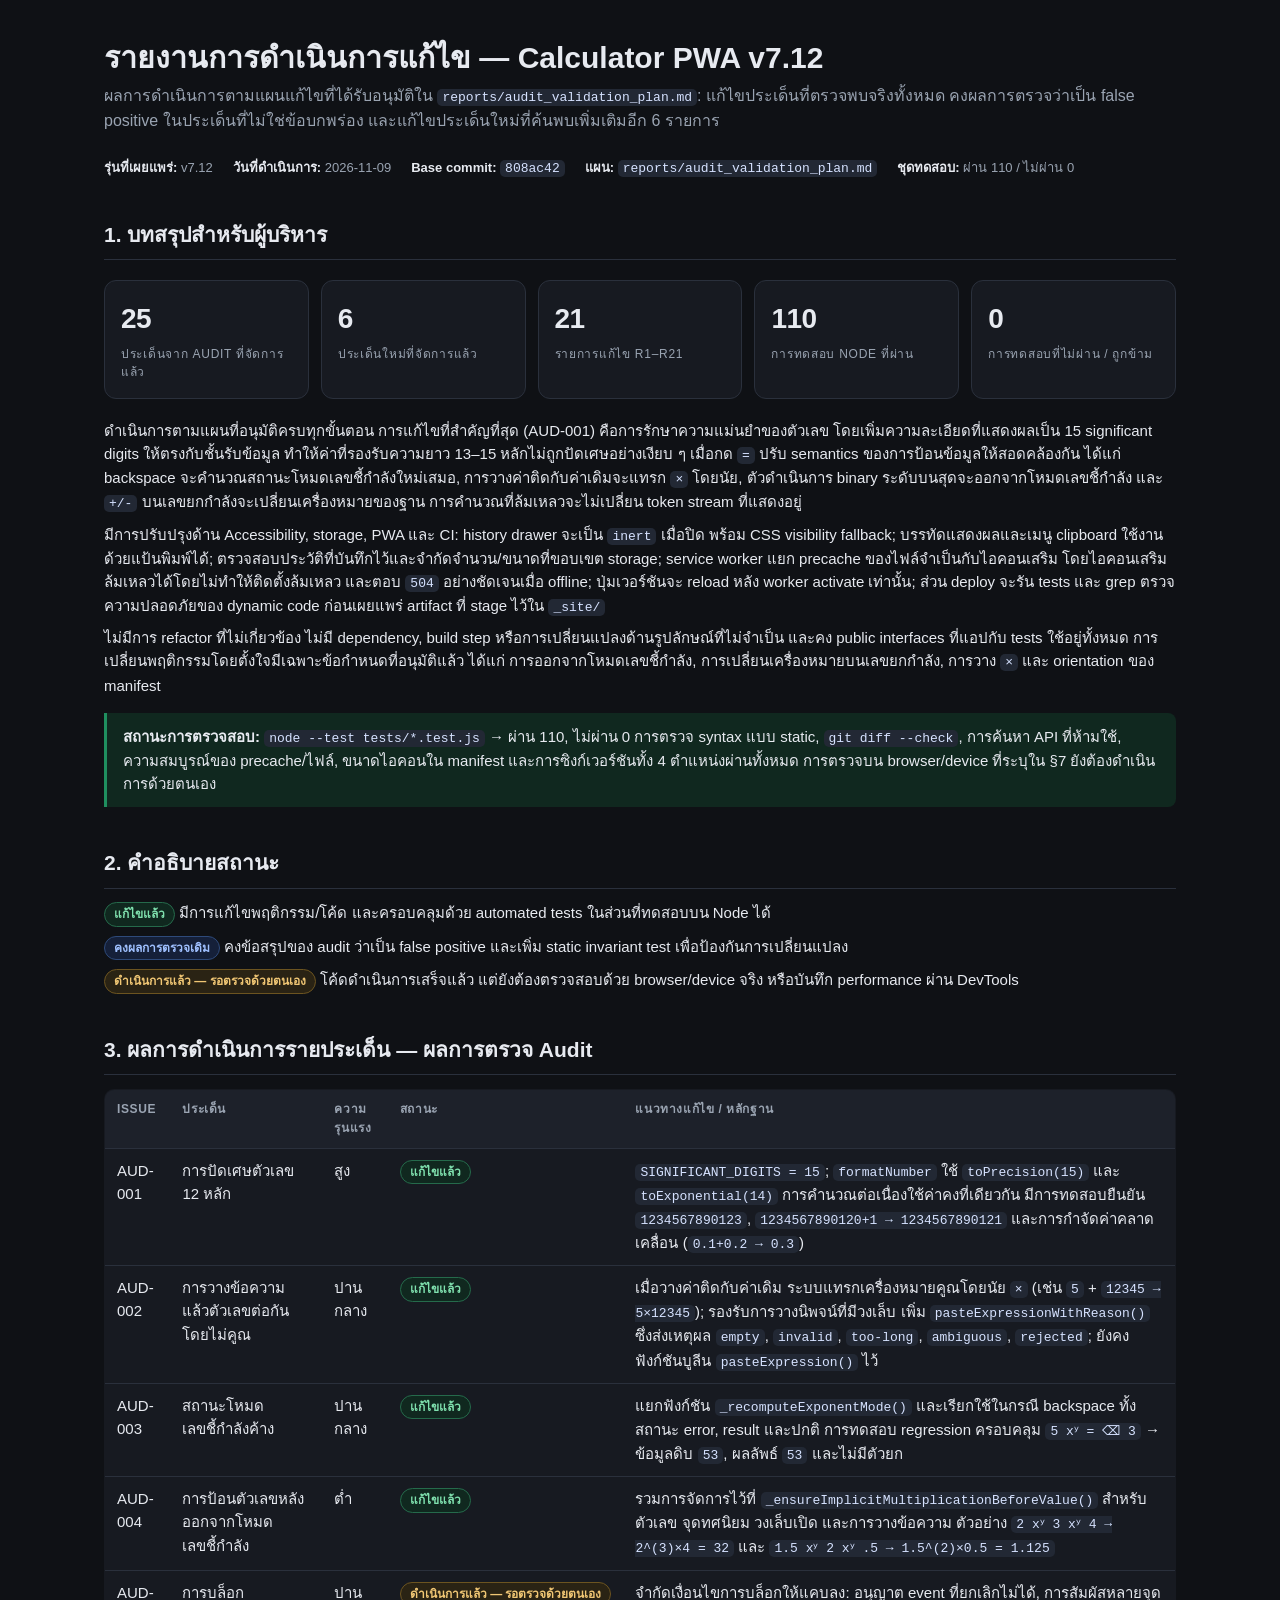
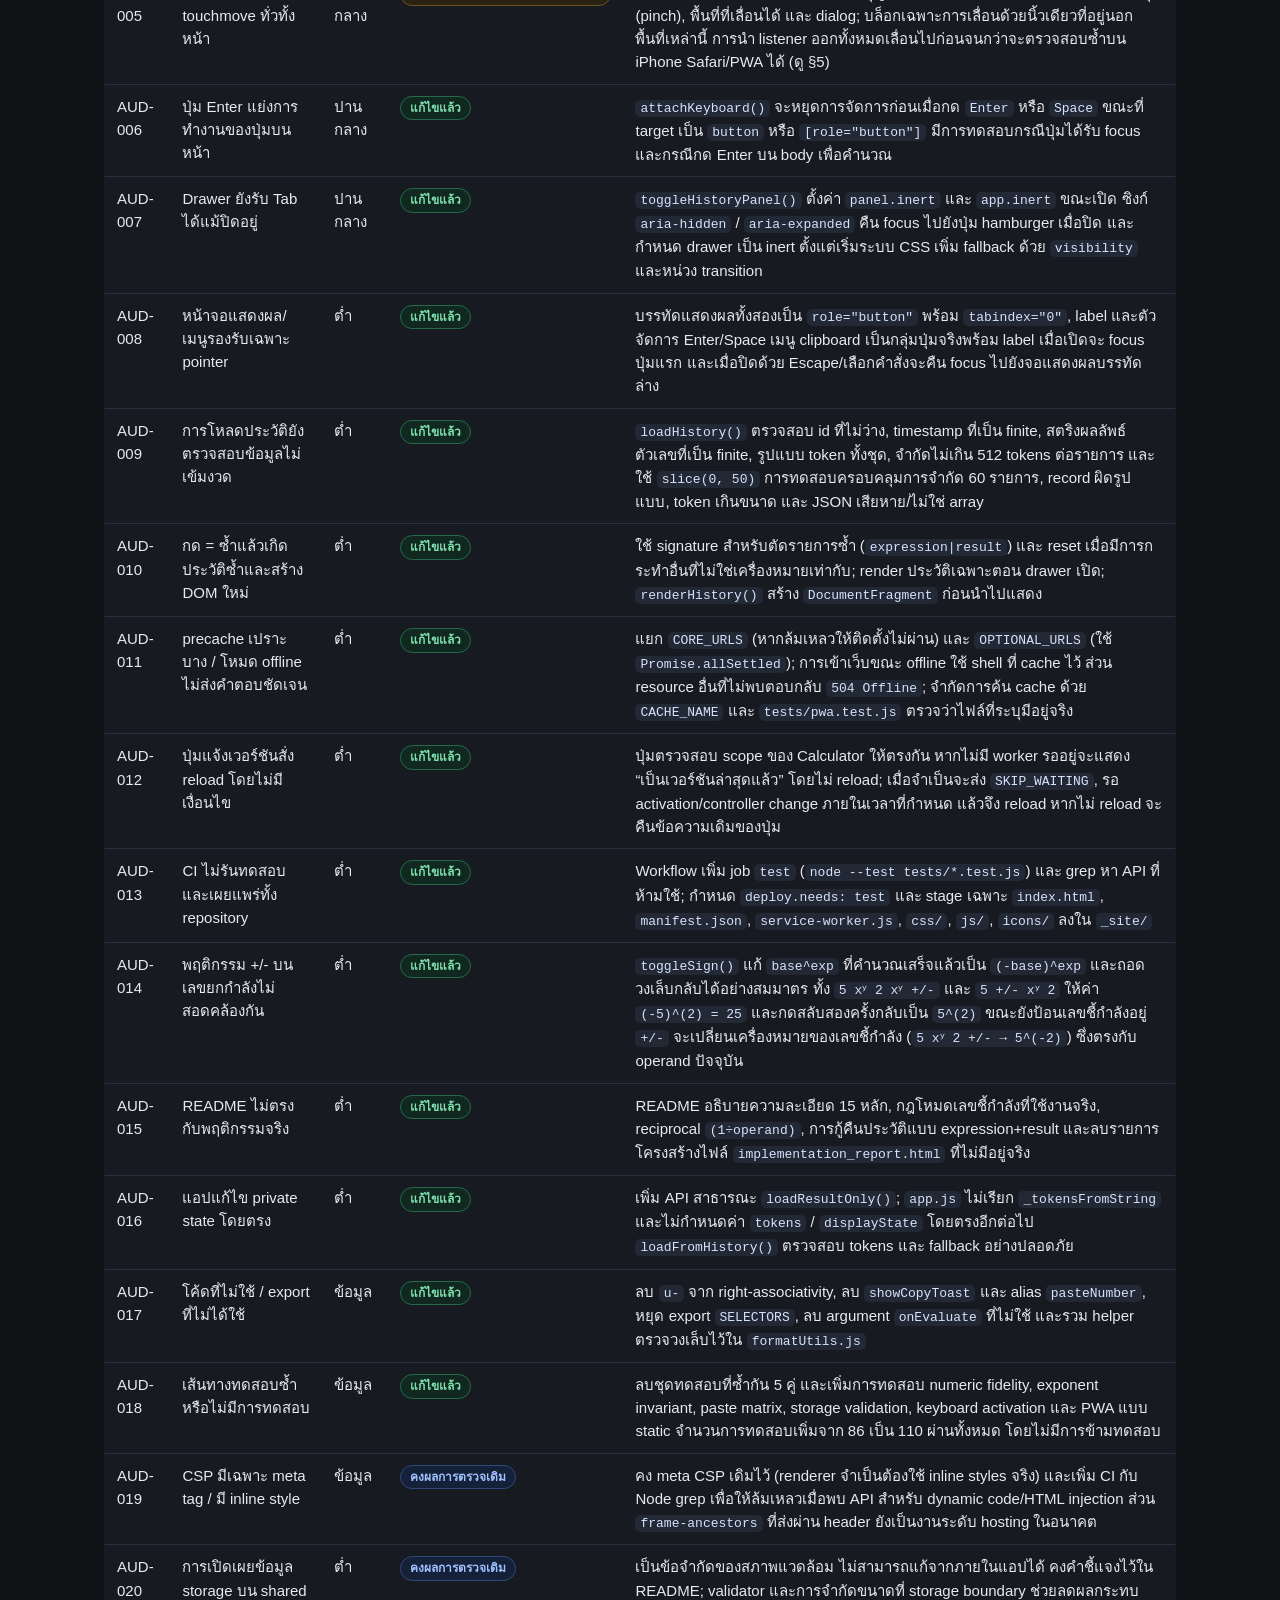
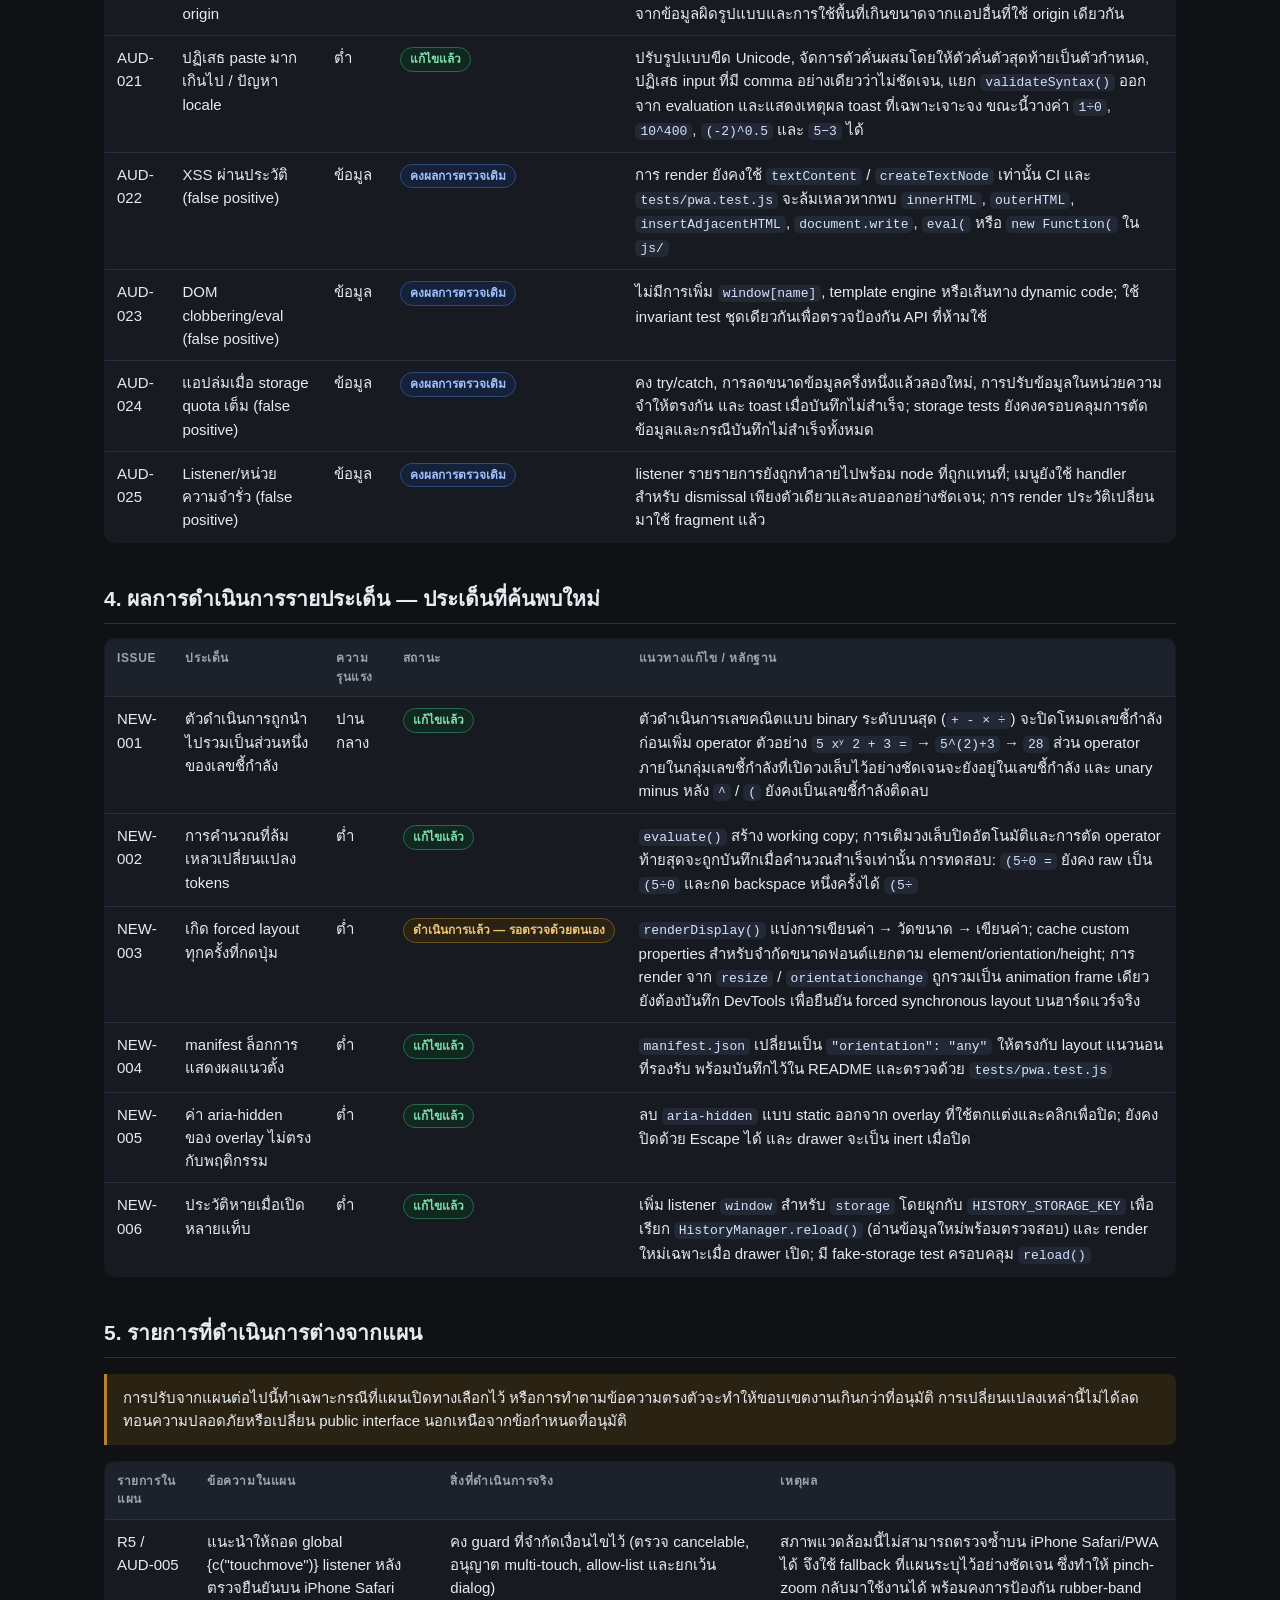
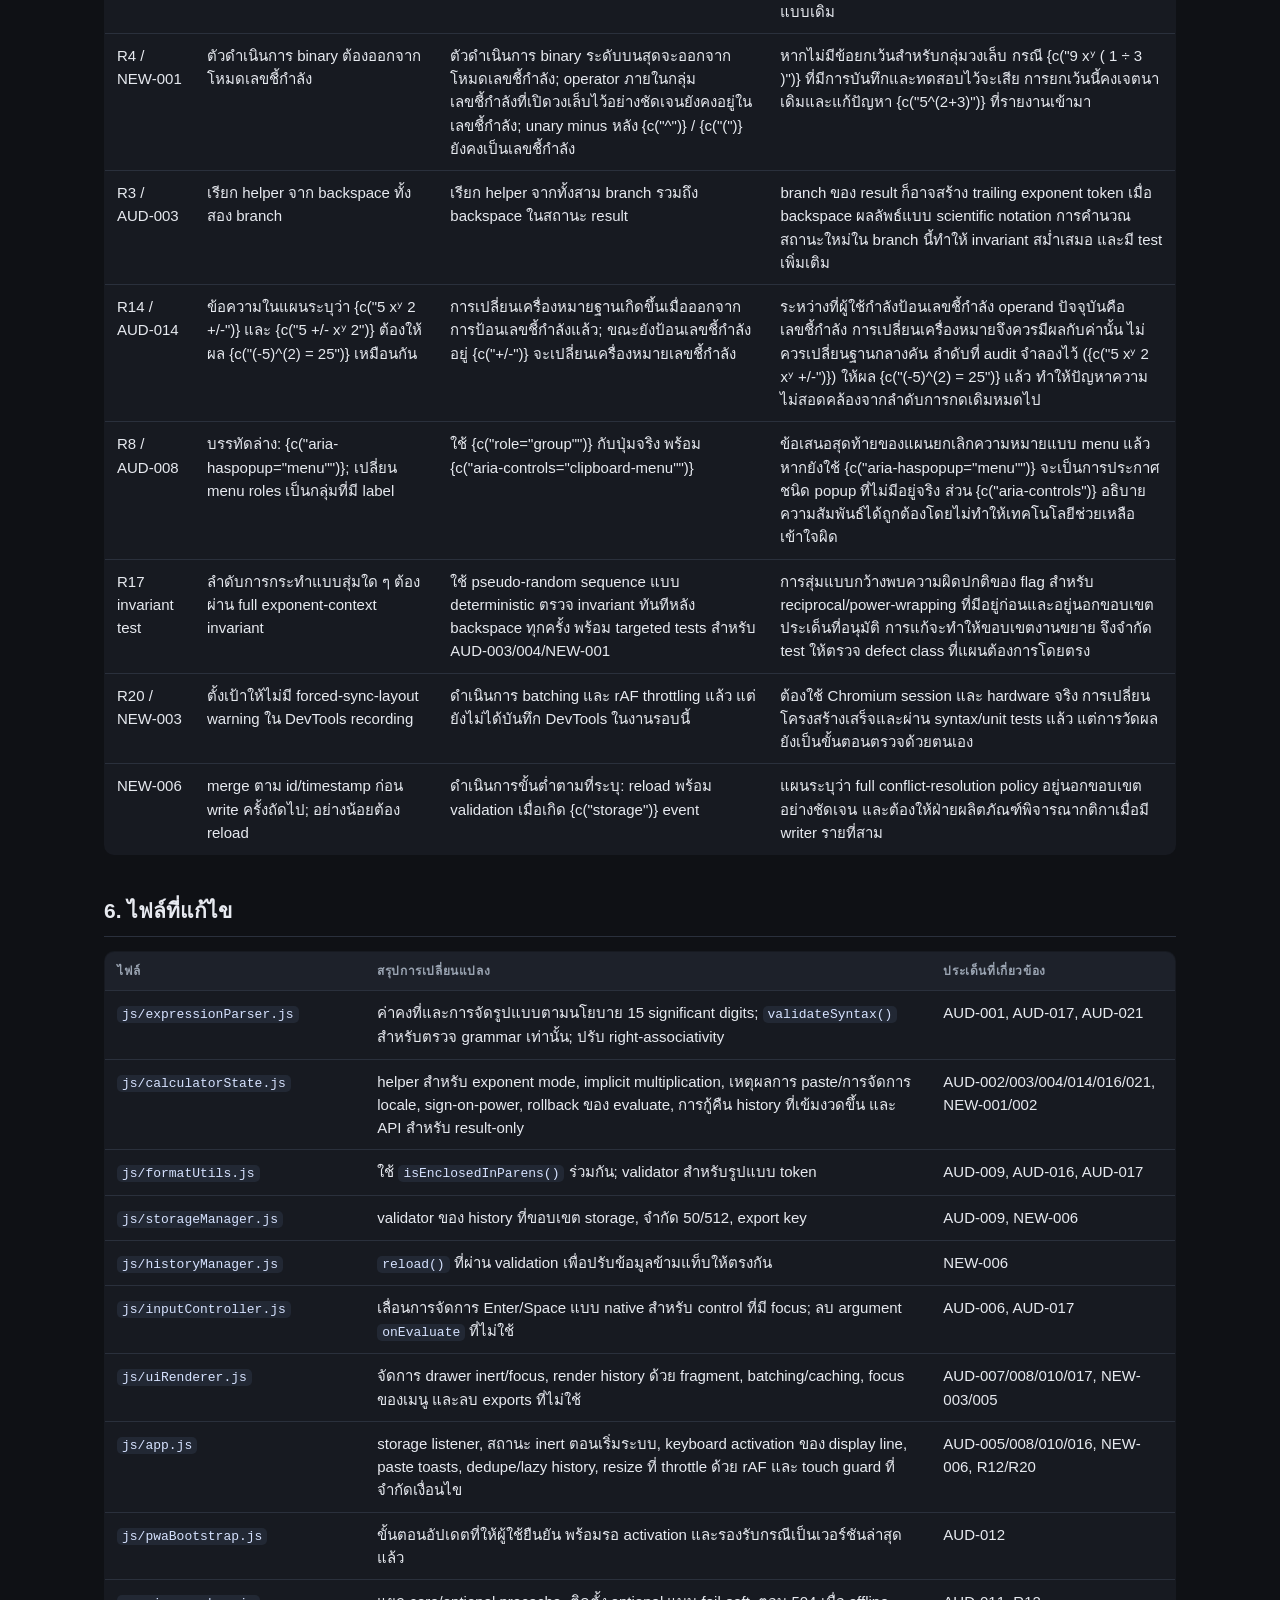
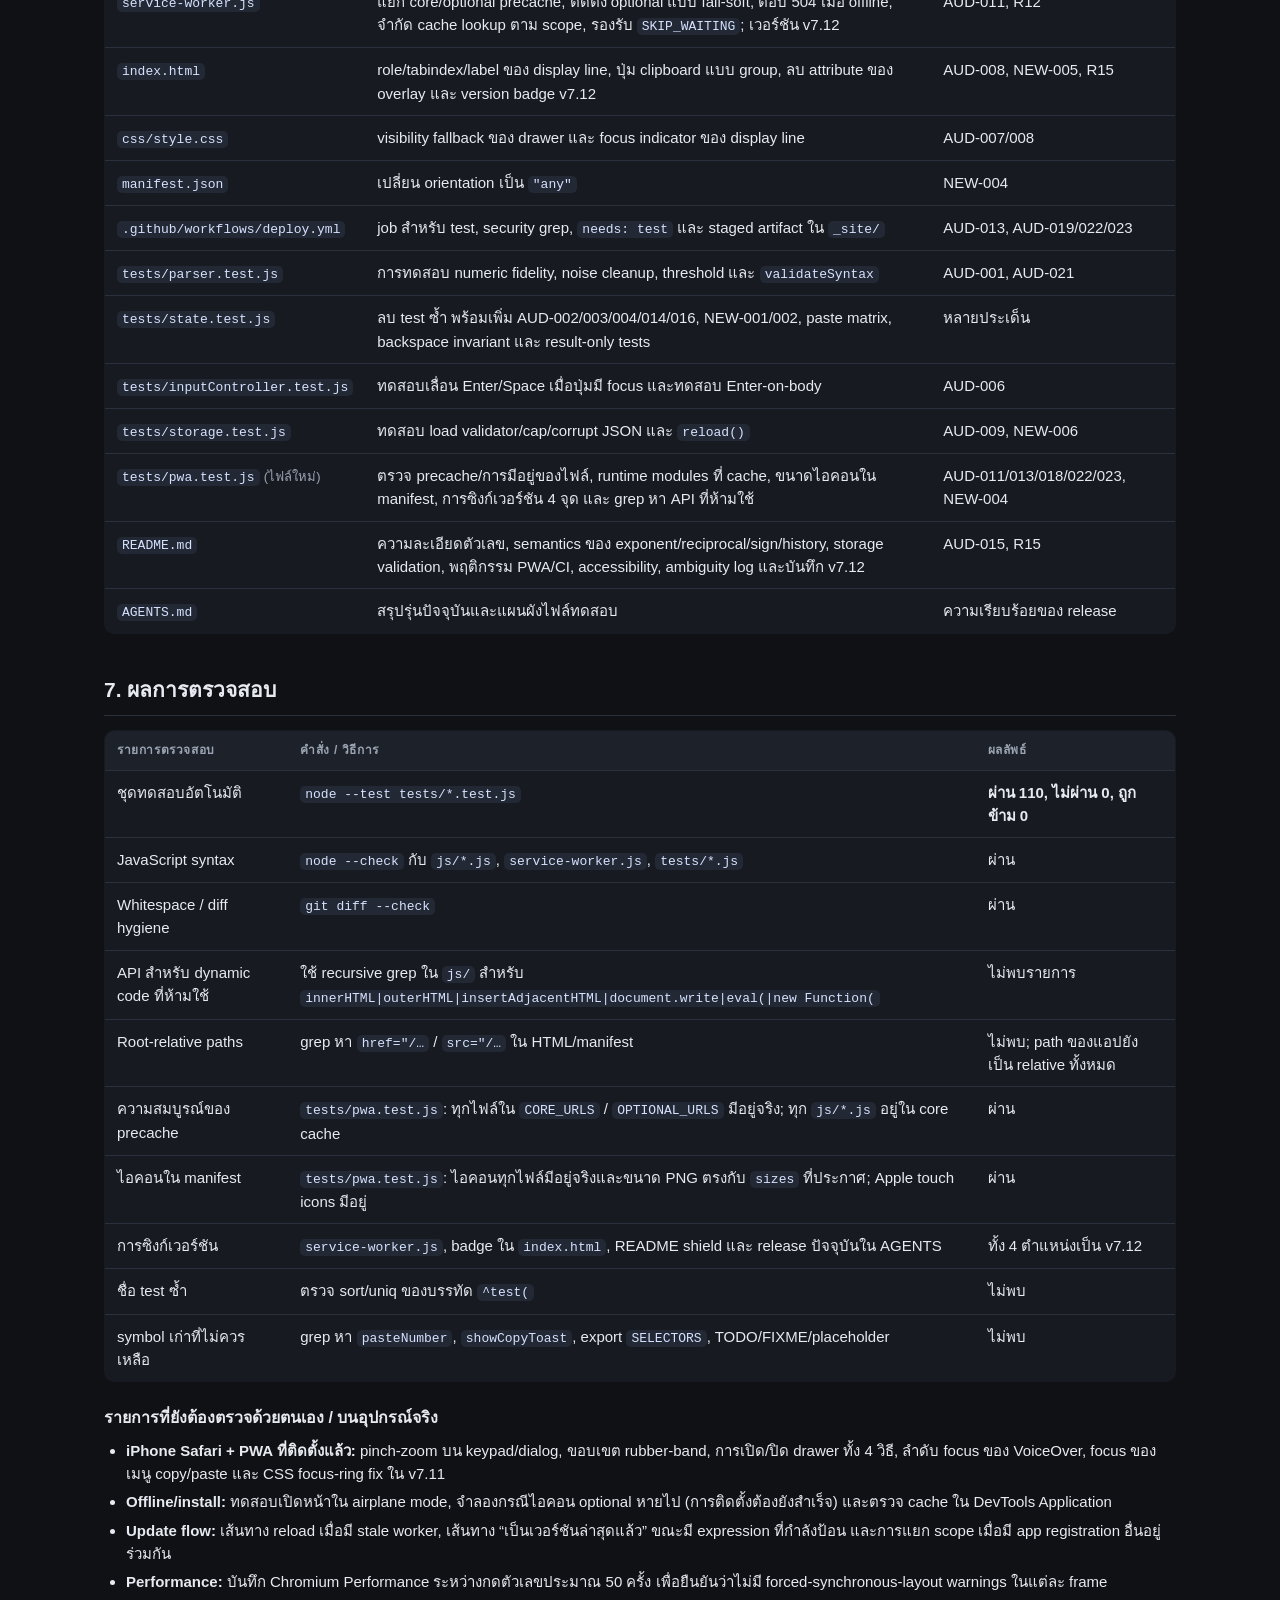
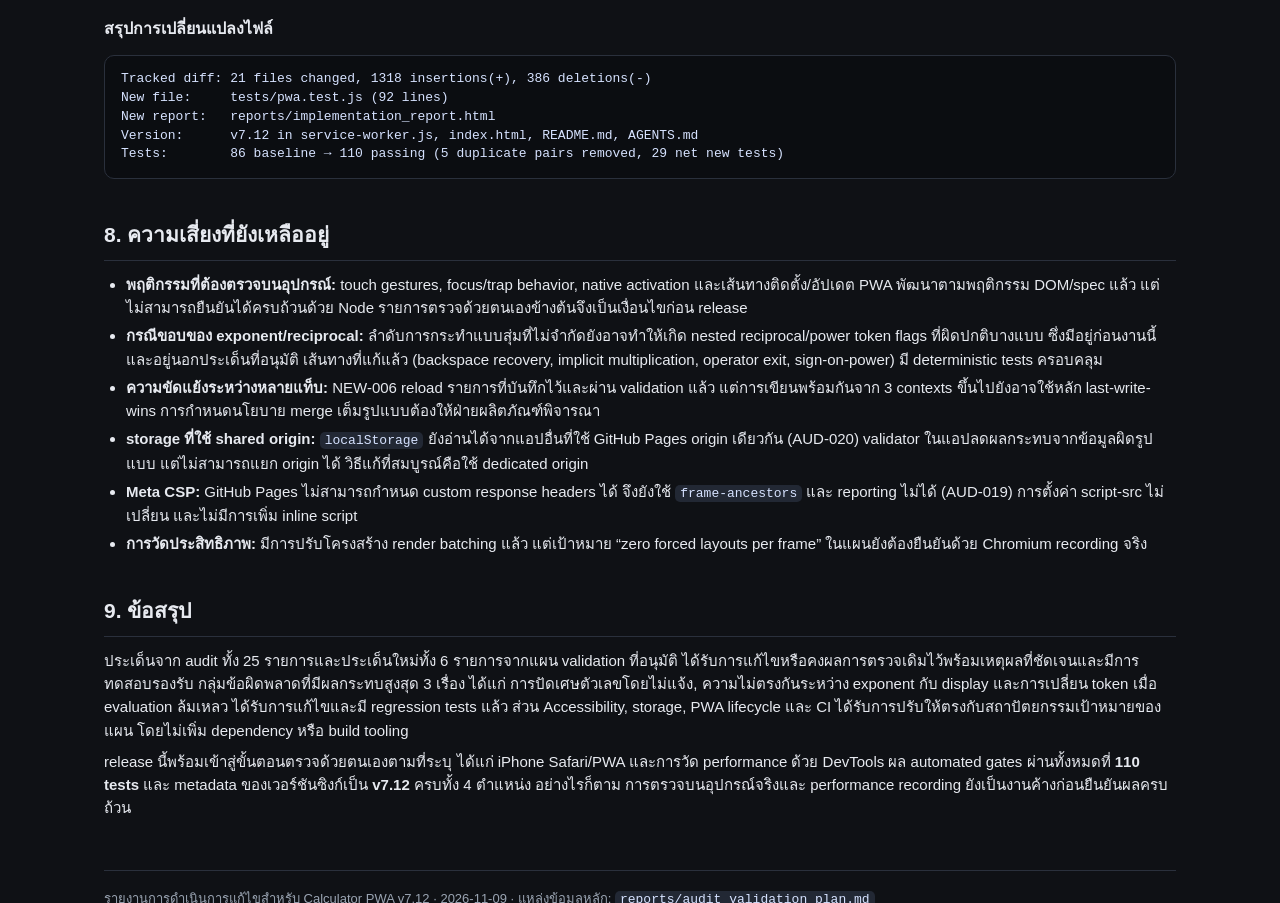
<file: reports/implementation_report_th.html>
<!DOCTYPE html>

<html lang="th">
<head>
<meta charset="utf-8"/>
<meta content="width=device-width, initial-scale=1" name="viewport"/>
<title>รายงานการดำเนินการแก้ไข — Calculator PWA v7.12</title>
<style>
  :root {
    --bg: #0f1115;
    --panel: #171a21;
    --panel-2: #1d212a;
    --text: #e7eaf0;
    --muted: #9aa4b2;
    --line: #2a303c;
    --green: #1f8f5f;
    --green-bg: #10281f;
    --amber: #b7832f;
    --amber-bg: #2a2314;
    --red: #b64545;
    --red-bg: #2b1616;
    --blue: #4f7fd9;
    --blue-bg: #152039;
  }
  * { box-sizing: border-box; }
  body {
    margin: 0;
    background: var(--bg);
    color: var(--text);
    font: 15px/1.55 -apple-system, BlinkMacSystemFont, "Segoe UI", Roboto, Helvetica, Arial, sans-serif;
  }
  main { max-width: 1120px; margin: 0 auto; padding: 40px 24px 80px; }
  h1 { font-size: 30px; line-height: 1.2; margin: 0 0 8px; }
  h2 { font-size: 21px; margin: 40px 0 12px; padding-bottom: 8px; border-bottom: 1px solid var(--line); }
  h3 { font-size: 16px; margin: 24px 0 8px; }
  p { margin: 8px 0; }
  .lede { color: var(--muted); font-size: 16px; margin-bottom: 24px; }
  .meta { display: flex; flex-wrap: wrap; gap: 8px 20px; color: var(--muted); font-size: 13px; margin-bottom: 28px; }
  .meta strong { color: var(--text); font-weight: 600; }
  .cards { display: grid; grid-template-columns: repeat(auto-fit, minmax(170px, 1fr)); gap: 12px; margin: 20px 0; }
  .card { background: var(--panel); border: 1px solid var(--line); border-radius: 12px; padding: 16px; }
  .card .value { font-size: 28px; font-weight: 700; letter-spacing: -0.02em; }
  .card .label { color: var(--muted); font-size: 12px; text-transform: uppercase; letter-spacing: 0.06em; margin-top: 4px; }
  .badge { display: inline-block; padding: 2px 9px; border-radius: 999px; font-size: 12px; font-weight: 600; white-space: nowrap; }
  .fixed { color: #7fe0ae; background: var(--green-bg); border: 1px solid #256a4b; }
  .preserved { color: #9fc0ff; background: var(--blue-bg); border: 1px solid #2e4a7a; }
  .partial { color: #f0c674; background: var(--amber-bg); border: 1px solid #6c5420; }
  .risk { color: #ff9c9c; background: var(--red-bg); border: 1px solid #6e2c2c; }
  table { width: 100%; border-collapse: collapse; background: var(--panel); border: 1px solid var(--line); border-radius: 10px; overflow: hidden; margin: 14px 0 20px; }
  th, td { text-align: left; padding: 10px 12px; border-bottom: 1px solid var(--line); vertical-align: top; }
  th { background: var(--panel-2); color: var(--muted); font-size: 12px; text-transform: uppercase; letter-spacing: 0.05em; }
  tr:last-child td { border-bottom: 0; }
  code { background: #222834; color: #d6e2ff; border-radius: 5px; padding: 1px 5px; font-size: 13px; }
  pre { background: #0b0d11; border: 1px solid var(--line); border-radius: 10px; padding: 14px 16px; overflow-x: auto; font-size: 13px; line-height: 1.45; }
  pre code { background: none; padding: 0; }
  ul, ol { margin: 8px 0 8px 22px; padding: 0; }
  li { margin: 5px 0; }
  .callout { border-left: 3px solid var(--blue); background: var(--blue-bg); padding: 12px 16px; border-radius: 0 8px 8px 0; margin: 16px 0; }
  .callout.warn { border-left-color: var(--amber); background: var(--amber-bg); }
  .callout.good { border-left-color: var(--green); background: var(--green-bg); }
  .small { color: var(--muted); font-size: 13px; }
  .nowrap { white-space: nowrap; }
  footer { margin-top: 50px; padding-top: 18px; border-top: 1px solid var(--line); color: var(--muted); font-size: 13px; }
</style>
</head>
<body>
<main>
<h1>รายงานการดำเนินการแก้ไข — Calculator PWA v7.12</h1>
<p class="lede">ผลการดำเนินการตามแผนแก้ไขที่ได้รับอนุมัติใน <code>reports/audit_validation_plan.md</code>: แก้ไขประเด็นที่ตรวจพบจริงทั้งหมด คงผลการตรวจว่าเป็น false positive ในประเด็นที่ไม่ใช่ข้อบกพร่อง และแก้ไขประเด็นใหม่ที่ค้นพบเพิ่มเติมอีก 6 รายการ</p>
<div class="meta">
<span><strong>รุ่นที่เผยแพร่:</strong> v7.12</span>
<span><strong>วันที่ดำเนินการ:</strong> 2026-11-09</span>
<span><strong>Base commit:</strong> <code>808ac42</code></span>
<span><strong>แผน:</strong> <code>reports/audit_validation_plan.md</code></span>
<span><strong>ชุดทดสอบ:</strong> ผ่าน 110 / ไม่ผ่าน 0</span>
</div>
<h2>1. บทสรุปสำหรับผู้บริหาร</h2>
<div class="cards">
<div class="card"><div class="value">25</div><div class="label">ประเด็นจาก Audit ที่จัดการแล้ว</div></div>
<div class="card"><div class="value">6</div><div class="label">ประเด็นใหม่ที่จัดการแล้ว</div></div>
<div class="card"><div class="value">21</div><div class="label">รายการแก้ไข R1–R21</div></div>
<div class="card"><div class="value">110</div><div class="label">การทดสอบ Node ที่ผ่าน</div></div>
<div class="card"><div class="value">0</div><div class="label">การทดสอบที่ไม่ผ่าน / ถูกข้าม</div></div>
</div>
<p>ดำเนินการตามแผนที่อนุมัติครบทุกขั้นตอน การแก้ไขที่สำคัญที่สุด (AUD-001) คือการรักษาความแม่นยำของตัวเลข โดยเพิ่มความละเอียดที่แสดงผลเป็น 15 significant digits ให้ตรงกับชั้นรับข้อมูล ทำให้ค่าที่รองรับความยาว 13–15 หลักไม่ถูกปัดเศษอย่างเงียบ ๆ เมื่อกด <code>=</code> ปรับ semantics ของการป้อนข้อมูลให้สอดคล้องกัน ได้แก่ backspace จะคำนวณสถานะโหมดเลขชี้กำลังใหม่เสมอ, การวางค่าติดกับค่าเดิมจะแทรก <code>×</code> โดยนัย, ตัวดำเนินการ binary ระดับบนสุดจะออกจากโหมดเลขชี้กำลัง และ <code>+/-</code> บนเลขยกกำลังจะเปลี่ยนเครื่องหมายของฐาน การคำนวณที่ล้มเหลวจะไม่เปลี่ยน token stream ที่แสดงอยู่</p>
<p>มีการปรับปรุงด้าน Accessibility, storage, PWA และ CI: history drawer จะเป็น <code>inert</code> เมื่อปิด พร้อม CSS visibility fallback; บรรทัดแสดงผลและเมนู clipboard ใช้งานด้วยแป้นพิมพ์ได้; ตรวจสอบประวัติที่บันทึกไว้และจำกัดจำนวน/ขนาดที่ขอบเขต storage; service worker แยก precache ของไฟล์จำเป็นกับไอคอนเสริม โดยไอคอนเสริมล้มเหลวได้โดยไม่ทำให้ติดตั้งล้มเหลว และตอบ <code>504</code> อย่างชัดเจนเมื่อ offline; ปุ่มเวอร์ชันจะ reload หลัง worker activate เท่านั้น; ส่วน deploy จะรัน tests และ grep ตรวจความปลอดภัยของ dynamic code ก่อนเผยแพร่ artifact ที่ stage ไว้ใน <code>_site/</code></p>
<p>ไม่มีการ refactor ที่ไม่เกี่ยวข้อง ไม่มี dependency, build step หรือการเปลี่ยนแปลงด้านรูปลักษณ์ที่ไม่จำเป็น และคง public interfaces ที่แอปกับ tests ใช้อยู่ทั้งหมด การเปลี่ยนพฤติกรรมโดยตั้งใจมีเฉพาะข้อกำหนดที่อนุมัติแล้ว ได้แก่ การออกจากโหมดเลขชี้กำลัง, การเปลี่ยนเครื่องหมายบนเลขยกกำลัง, การวาง <code>×</code> และ orientation ของ manifest</p>
<div class="callout good"><strong>สถานะการตรวจสอบ:</strong> <code>node --test tests/*.test.js</code> → ผ่าน 110, ไม่ผ่าน 0 การตรวจ syntax แบบ static, <code>git diff --check</code>, การค้นหา API ที่ห้ามใช้, ความสมบูรณ์ของ precache/ไฟล์, ขนาดไอคอนใน manifest และการซิงก์เวอร์ชันทั้ง 4 ตำแหน่งผ่านทั้งหมด การตรวจบน browser/device ที่ระบุใน §7 ยังต้องดำเนินการด้วยตนเอง</div>
<h2>2. คำอธิบายสถานะ</h2>
<p><span class="badge fixed">แก้ไขแล้ว</span> มีการแก้ไขพฤติกรรม/โค้ด และครอบคลุมด้วย automated tests ในส่วนที่ทดสอบบน Node ได้</p>
<p><span class="badge preserved">คงผลการตรวจเดิม</span> คงข้อสรุปของ audit ว่าเป็น false positive และเพิ่ม static invariant test เพื่อป้องกันการเปลี่ยนแปลง</p>
<p><span class="badge partial">ดำเนินการแล้ว — รอตรวจด้วยตนเอง</span> โค้ดดำเนินการเสร็จแล้ว แต่ยังต้องตรวจสอบด้วย browser/device จริง หรือบันทึก performance ผ่าน DevTools</p>
<h2>3. ผลการดำเนินการรายประเด็น — ผลการตรวจ Audit</h2>
<table><thead><tr><th>Issue</th><th>ประเด็น</th><th>ความรุนแรง</th><th>สถานะ</th><th>แนวทางแก้ไข / หลักฐาน</th></tr></thead><tbody><tr><td>AUD-001</td><td>การปัดเศษตัวเลข 12 หลัก</td><td>สูง</td><td><span class="badge fixed">แก้ไขแล้ว</span></td><td><code>SIGNIFICANT_DIGITS = 15</code>; <code>formatNumber</code> ใช้ <code>toPrecision(15)</code> และ <code>toExponential(14)</code> การคำนวณต่อเนื่องใช้ค่าคงที่เดียวกัน มีการทดสอบยืนยัน <code>1234567890123</code>, <code>1234567890120+1 → 1234567890121</code> และการกำจัดค่าคลาดเคลื่อน (<code>0.1+0.2 → 0.3</code>)</td></tr><tr><td>AUD-002</td><td>การวางข้อความแล้วตัวเลขต่อกันโดยไม่คูณ</td><td>ปานกลาง</td><td><span class="badge fixed">แก้ไขแล้ว</span></td><td>เมื่อวางค่าติดกับค่าเดิม ระบบแทรกเครื่องหมายคูณโดยนัย <code>×</code> (เช่น <code>5</code> + <code>12345 → 5×12345</code>); รองรับการวางนิพจน์ที่มีวงเล็บ เพิ่ม <code>pasteExpressionWithReason()</code> ซึ่งส่งเหตุผล <code>empty</code>, <code>invalid</code>, <code>too-long</code>, <code>ambiguous</code>, <code>rejected</code>; ยังคงฟังก์ชันบูลีน <code>pasteExpression()</code> ไว้</td></tr><tr><td>AUD-003</td><td>สถานะโหมดเลขชี้กำลังค้าง</td><td>ปานกลาง</td><td><span class="badge fixed">แก้ไขแล้ว</span></td><td>แยกฟังก์ชัน <code>_recomputeExponentMode()</code> และเรียกใช้ในกรณี backspace ทั้งสถานะ error, result และปกติ การทดสอบ regression ครอบคลุม <code>5 xʸ = ⌫ 3</code> → ข้อมูลดิบ <code>53</code>, ผลลัพธ์ <code>53</code> และไม่มีตัวยก</td></tr><tr><td>AUD-004</td><td>การป้อนตัวเลขหลังออกจากโหมดเลขชี้กำลัง</td><td>ต่ำ</td><td><span class="badge fixed">แก้ไขแล้ว</span></td><td>รวมการจัดการไว้ที่ <code>_ensureImplicitMultiplicationBeforeValue()</code> สำหรับตัวเลข จุดทศนิยม วงเล็บเปิด และการวางข้อความ ตัวอย่าง <code>2 xʸ 3 xʸ 4 → 2^(3)×4 = 32</code> และ <code>1.5 xʸ 2 xʸ .5 → 1.5^(2)×0.5 = 1.125</code></td></tr><tr><td>AUD-005</td><td>การบล็อก touchmove ทั่วทั้งหน้า</td><td>ปานกลาง</td><td><span class="badge partial">ดำเนินการแล้ว — รอตรวจด้วยตนเอง</span></td><td>จำกัดเงื่อนไขการบล็อกให้แคบลง: อนุญาต event ที่ยกเลิกไม่ได้, การสัมผัสหลายจุด (pinch), พื้นที่ที่เลื่อนได้ และ dialog; บล็อกเฉพาะการเลื่อนด้วยนิ้วเดียวที่อยู่นอกพื้นที่เหล่านี้ การนำ listener ออกทั้งหมดเลื่อนไปก่อนจนกว่าจะตรวจสอบซ้ำบน iPhone Safari/PWA ได้ (ดู §5)</td></tr><tr><td>AUD-006</td><td>ปุ่ม Enter แย่งการทำงานของปุ่มบนหน้า</td><td>ปานกลาง</td><td><span class="badge fixed">แก้ไขแล้ว</span></td><td><code>attachKeyboard()</code> จะหยุดการจัดการก่อนเมื่อกด <code>Enter</code> หรือ <code>Space</code> ขณะที่ target เป็น <code>button</code> หรือ <code>[role="button"]</code> มีการทดสอบกรณีปุ่มได้รับ focus และกรณีกด Enter บน body เพื่อคำนวณ</td></tr><tr><td>AUD-007</td><td>Drawer ยังรับ Tab ได้แม้ปิดอยู่</td><td>ปานกลาง</td><td><span class="badge fixed">แก้ไขแล้ว</span></td><td><code>toggleHistoryPanel()</code> ตั้งค่า <code>panel.inert</code> และ <code>app.inert</code> ขณะเปิด ซิงก์ <code>aria-hidden</code> / <code>aria-expanded</code> คืน focus ไปยังปุ่ม hamburger เมื่อปิด และกำหนด drawer เป็น inert ตั้งแต่เริ่มระบบ CSS เพิ่ม fallback ด้วย <code>visibility</code> และหน่วง transition</td></tr><tr><td>AUD-008</td><td>หน้าจอแสดงผล/เมนูรองรับเฉพาะ pointer</td><td>ต่ำ</td><td><span class="badge fixed">แก้ไขแล้ว</span></td><td>บรรทัดแสดงผลทั้งสองเป็น <code>role="button"</code> พร้อม <code>tabindex="0"</code>, label และตัวจัดการ Enter/Space เมนู clipboard เป็นกลุ่มปุ่มจริงพร้อม label เมื่อเปิดจะ focus ปุ่มแรก และเมื่อปิดด้วย Escape/เลือกคำสั่งจะคืน focus ไปยังจอแสดงผลบรรทัดล่าง</td></tr><tr><td>AUD-009</td><td>การโหลดประวัติยังตรวจสอบข้อมูลไม่เข้มงวด</td><td>ต่ำ</td><td><span class="badge fixed">แก้ไขแล้ว</span></td><td><code>loadHistory()</code> ตรวจสอบ id ที่ไม่ว่าง, timestamp ที่เป็น finite, สตริงผลลัพธ์ตัวเลขที่เป็น finite, รูปแบบ token ทั้งชุด, จำกัดไม่เกิน 512 tokens ต่อรายการ และใช้ <code>slice(0, 50)</code> การทดสอบครอบคลุมการจำกัด 60 รายการ, record ผิดรูปแบบ, token เกินขนาด และ JSON เสียหาย/ไม่ใช่ array</td></tr><tr><td>AUD-010</td><td>กด = ซ้ำแล้วเกิดประวัติซ้ำและสร้าง DOM ใหม่</td><td>ต่ำ</td><td><span class="badge fixed">แก้ไขแล้ว</span></td><td>ใช้ signature สำหรับตัดรายการซ้ำ (<code>expression|result</code>) และ reset เมื่อมีการกระทำอื่นที่ไม่ใช่เครื่องหมายเท่ากับ; render ประวัติเฉพาะตอน drawer เปิด; <code>renderHistory()</code> สร้าง <code>DocumentFragment</code> ก่อนนำไปแสดง</td></tr><tr><td>AUD-011</td><td>precache เปราะบาง / โหมด offline ไม่ส่งคำตอบชัดเจน</td><td>ต่ำ</td><td><span class="badge fixed">แก้ไขแล้ว</span></td><td>แยก <code>CORE_URLS</code> (หากล้มเหลวให้ติดตั้งไม่ผ่าน) และ <code>OPTIONAL_URLS</code> (ใช้ <code>Promise.allSettled</code>); การเข้าเว็บขณะ offline ใช้ shell ที่ cache ไว้ ส่วน resource อื่นที่ไม่พบตอบกลับ <code>504 Offline</code>; จำกัดการค้น cache ด้วย <code>CACHE_NAME</code> และ <code>tests/pwa.test.js</code> ตรวจว่าไฟล์ที่ระบุมีอยู่จริง</td></tr><tr><td>AUD-012</td><td>ปุ่มแจ้งเวอร์ชันสั่ง reload โดยไม่มีเงื่อนไข</td><td>ต่ำ</td><td><span class="badge fixed">แก้ไขแล้ว</span></td><td>ปุ่มตรวจสอบ scope ของ Calculator ให้ตรงกัน หากไม่มี worker รออยู่จะแสดง “เป็นเวอร์ชันล่าสุดแล้ว” โดยไม่ reload; เมื่อจำเป็นจะส่ง <code>SKIP_WAITING</code>, รอ activation/controller change ภายในเวลาที่กำหนด แล้วจึง reload หากไม่ reload จะคืนข้อความเดิมของปุ่ม</td></tr><tr><td>AUD-013</td><td>CI ไม่รันทดสอบและเผยแพร่ทั้ง repository</td><td>ต่ำ</td><td><span class="badge fixed">แก้ไขแล้ว</span></td><td>Workflow เพิ่ม job <code>test</code> (<code>node --test tests/*.test.js</code>) และ grep หา API ที่ห้ามใช้; กำหนด <code>deploy.needs: test</code> และ stage เฉพาะ <code>index.html</code>, <code>manifest.json</code>, <code>service-worker.js</code>, <code>css/</code>, <code>js/</code>, <code>icons/</code> ลงใน <code>_site/</code></td></tr><tr><td>AUD-014</td><td>พฤติกรรม +/- บนเลขยกกำลังไม่สอดคล้องกัน</td><td>ต่ำ</td><td><span class="badge fixed">แก้ไขแล้ว</span></td><td><code>toggleSign()</code> แก้ <code>base^exp</code> ที่คำนวณเสร็จแล้วเป็น <code>(-base)^exp</code> และถอดวงเล็บกลับได้อย่างสมมาตร ทั้ง <code>5 xʸ 2 xʸ +/-</code> และ <code>5 +/- xʸ 2</code> ให้ค่า <code>(-5)^(2) = 25</code> และกดสลับสองครั้งกลับเป็น <code>5^(2)</code> ขณะยังป้อนเลขชี้กำลังอยู่ <code>+/-</code> จะเปลี่ยนเครื่องหมายของเลขชี้กำลัง (<code>5 xʸ 2 +/- → 5^(-2)</code>) ซึ่งตรงกับ operand ปัจจุบัน</td></tr><tr><td>AUD-015</td><td>README ไม่ตรงกับพฤติกรรมจริง</td><td>ต่ำ</td><td><span class="badge fixed">แก้ไขแล้ว</span></td><td>README อธิบายความละเอียด 15 หลัก, กฎโหมดเลขชี้กำลังที่ใช้งานจริง, reciprocal <code>(1÷operand)</code>, การกู้คืนประวัติแบบ expression+result และลบรายการโครงสร้างไฟล์ <code>implementation_report.html</code> ที่ไม่มีอยู่จริง</td></tr><tr><td>AUD-016</td><td>แอปแก้ไข private state โดยตรง</td><td>ต่ำ</td><td><span class="badge fixed">แก้ไขแล้ว</span></td><td>เพิ่ม API สาธารณะ <code>loadResultOnly()</code>; <code>app.js</code> ไม่เรียก <code>_tokensFromString</code> และไม่กำหนดค่า <code>tokens</code> / <code>displayState</code> โดยตรงอีกต่อไป <code>loadFromHistory()</code> ตรวจสอบ tokens และ fallback อย่างปลอดภัย</td></tr><tr><td>AUD-017</td><td>โค้ดที่ไม่ใช้ / export ที่ไม่ได้ใช้</td><td>ข้อมูล</td><td><span class="badge fixed">แก้ไขแล้ว</span></td><td>ลบ <code>u-</code> จาก right-associativity, ลบ <code>showCopyToast</code> และ alias <code>pasteNumber</code>, หยุด export <code>SELECTORS</code>, ลบ argument <code>onEvaluate</code> ที่ไม่ใช้ และรวม helper ตรวจวงเล็บไว้ใน <code>formatUtils.js</code></td></tr><tr><td>AUD-018</td><td>เส้นทางทดสอบซ้ำหรือไม่มีการทดสอบ</td><td>ข้อมูล</td><td><span class="badge fixed">แก้ไขแล้ว</span></td><td>ลบชุดทดสอบที่ซ้ำกัน 5 คู่ และเพิ่มการทดสอบ numeric fidelity, exponent invariant, paste matrix, storage validation, keyboard activation และ PWA แบบ static จำนวนการทดสอบเพิ่มจาก 86 เป็น 110 ผ่านทั้งหมด โดยไม่มีการข้ามทดสอบ</td></tr><tr><td>AUD-019</td><td>CSP มีเฉพาะ meta tag / มี inline style</td><td>ข้อมูล</td><td><span class="badge preserved">คงผลการตรวจเดิม</span></td><td>คง meta CSP เดิมไว้ (renderer จำเป็นต้องใช้ inline styles จริง) และเพิ่ม CI กับ Node grep เพื่อให้ล้มเหลวเมื่อพบ API สำหรับ dynamic code/HTML injection ส่วน <code>frame-ancestors</code> ที่ส่งผ่าน header ยังเป็นงานระดับ hosting ในอนาคต</td></tr><tr><td>AUD-020</td><td>การเปิดเผยข้อมูล storage บน shared origin</td><td>ต่ำ</td><td><span class="badge preserved">คงผลการตรวจเดิม</span></td><td>เป็นข้อจำกัดของสภาพแวดล้อม ไม่สามารถแก้จากภายในแอปได้ คงคำชี้แจงไว้ใน README; validator และการจำกัดขนาดที่ storage boundary ช่วยลดผลกระทบจากข้อมูลผิดรูปแบบและการใช้พื้นที่เกินขนาดจากแอปอื่นที่ใช้ origin เดียวกัน</td></tr><tr><td>AUD-021</td><td>ปฏิเสธ paste มากเกินไป / ปัญหา locale</td><td>ต่ำ</td><td><span class="badge fixed">แก้ไขแล้ว</span></td><td>ปรับรูปแบบขีด Unicode, จัดการตัวคั่นผสมโดยให้ตัวคั่นตัวสุดท้ายเป็นตัวกำหนด, ปฏิเสธ input ที่มี comma อย่างเดียวว่าไม่ชัดเจน, แยก <code>validateSyntax()</code> ออกจาก evaluation และแสดงเหตุผล toast ที่เฉพาะเจาะจง ขณะนี้วางค่า <code>1÷0</code>, <code>10^400</code>, <code>(-2)^0.5</code> และ <code>5−3</code> ได้</td></tr><tr><td>AUD-022</td><td>XSS ผ่านประวัติ (false positive)</td><td>ข้อมูล</td><td><span class="badge preserved">คงผลการตรวจเดิม</span></td><td>การ render ยังคงใช้ <code>textContent</code> / <code>createTextNode</code> เท่านั้น CI และ <code>tests/pwa.test.js</code> จะล้มเหลวหากพบ <code>innerHTML</code>, <code>outerHTML</code>, <code>insertAdjacentHTML</code>, <code>document.write</code>, <code>eval(</code> หรือ <code>new Function(</code> ใน <code>js/</code></td></tr><tr><td>AUD-023</td><td>DOM clobbering/eval (false positive)</td><td>ข้อมูล</td><td><span class="badge preserved">คงผลการตรวจเดิม</span></td><td>ไม่มีการเพิ่ม <code>window[name]</code>, template engine หรือเส้นทาง dynamic code; ใช้ invariant test ชุดเดียวกันเพื่อตรวจป้องกัน API ที่ห้ามใช้</td></tr><tr><td>AUD-024</td><td>แอปล่มเมื่อ storage quota เต็ม (false positive)</td><td>ข้อมูล</td><td><span class="badge preserved">คงผลการตรวจเดิม</span></td><td>คง try/catch, การลดขนาดข้อมูลครึ่งหนึ่งแล้วลองใหม่, การปรับข้อมูลในหน่วยความจำให้ตรงกัน และ toast เมื่อบันทึกไม่สำเร็จ; storage tests ยังคงครอบคลุมการตัดข้อมูลและกรณีบันทึกไม่สำเร็จทั้งหมด</td></tr><tr><td>AUD-025</td><td>Listener/หน่วยความจำรั่ว (false positive)</td><td>ข้อมูล</td><td><span class="badge preserved">คงผลการตรวจเดิม</span></td><td>listener รายรายการยังถูกทำลายไปพร้อม node ที่ถูกแทนที่; เมนูยังใช้ handler สำหรับ dismissal เพียงตัวเดียวและลบออกอย่างชัดเจน; การ render ประวัติเปลี่ยนมาใช้ fragment แล้ว</td></tr></tbody></table>
<h2>4. ผลการดำเนินการรายประเด็น — ประเด็นที่ค้นพบใหม่</h2>
<table><thead><tr><th>Issue</th><th>ประเด็น</th><th>ความรุนแรง</th><th>สถานะ</th><th>แนวทางแก้ไข / หลักฐาน</th></tr></thead><tbody><tr><td>NEW-001</td><td>ตัวดำเนินการถูกนำไปรวมเป็นส่วนหนึ่งของเลขชี้กำลัง</td><td>ปานกลาง</td><td><span class="badge fixed">แก้ไขแล้ว</span></td><td>ตัวดำเนินการเลขคณิตแบบ binary ระดับบนสุด (<code>+ - × ÷</code>) จะปิดโหมดเลขชี้กำลังก่อนเพิ่ม operator ตัวอย่าง <code>5 xʸ 2 + 3 =</code> → <code>5^(2)+3</code> → <code>28</code> ส่วน operator ภายในกลุ่มเลขชี้กำลังที่เปิดวงเล็บไว้อย่างชัดเจนจะยังอยู่ในเลขชี้กำลัง และ unary minus หลัง <code>^</code> / <code>(</code> ยังคงเป็นเลขชี้กำลังติดลบ</td></tr><tr><td>NEW-002</td><td>การคำนวณที่ล้มเหลวเปลี่ยนแปลง tokens</td><td>ต่ำ</td><td><span class="badge fixed">แก้ไขแล้ว</span></td><td><code>evaluate()</code> สร้าง working copy; การเติมวงเล็บปิดอัตโนมัติและการตัด operator ท้ายสุดจะถูกบันทึกเมื่อคำนวณสำเร็จเท่านั้น การทดสอบ: <code>(5÷0 =</code> ยังคง raw เป็น <code>(5÷0</code> และกด backspace หนึ่งครั้งได้ <code>(5÷</code></td></tr><tr><td>NEW-003</td><td>เกิด forced layout ทุกครั้งที่กดปุ่ม</td><td>ต่ำ</td><td><span class="badge partial">ดำเนินการแล้ว — รอตรวจด้วยตนเอง</span></td><td><code>renderDisplay()</code> แบ่งการเขียนค่า → วัดขนาด → เขียนค่า; cache custom properties สำหรับจำกัดขนาดฟอนต์แยกตาม element/orientation/height; การ render จาก <code>resize</code> / <code>orientationchange</code> ถูกรวมเป็น animation frame เดียว ยังต้องบันทึก DevTools เพื่อยืนยัน forced synchronous layout บนฮาร์ดแวร์จริง</td></tr><tr><td>NEW-004</td><td>manifest ล็อกการแสดงผลแนวตั้ง</td><td>ต่ำ</td><td><span class="badge fixed">แก้ไขแล้ว</span></td><td><code>manifest.json</code> เปลี่ยนเป็น <code>"orientation": "any"</code> ให้ตรงกับ layout แนวนอนที่รองรับ พร้อมบันทึกไว้ใน README และตรวจด้วย <code>tests/pwa.test.js</code></td></tr><tr><td>NEW-005</td><td>ค่า aria-hidden ของ overlay ไม่ตรงกับพฤติกรรม</td><td>ต่ำ</td><td><span class="badge fixed">แก้ไขแล้ว</span></td><td>ลบ <code>aria-hidden</code> แบบ static ออกจาก overlay ที่ใช้ตกแต่งและคลิกเพื่อปิด; ยังคงปิดด้วย Escape ได้ และ drawer จะเป็น inert เมื่อปิด</td></tr><tr><td>NEW-006</td><td>ประวัติหายเมื่อเปิดหลายแท็บ</td><td>ต่ำ</td><td><span class="badge fixed">แก้ไขแล้ว</span></td><td>เพิ่ม listener <code>window</code> สำหรับ <code>storage</code> โดยผูกกับ <code>HISTORY_STORAGE_KEY</code> เพื่อเรียก <code>HistoryManager.reload()</code> (อ่านข้อมูลใหม่พร้อมตรวจสอบ) และ render ใหม่เฉพาะเมื่อ drawer เปิด; มี fake-storage test ครอบคลุม <code>reload()</code></td></tr></tbody></table>
<h2>5. รายการที่ดำเนินการต่างจากแผน</h2>
<div class="callout warn">การปรับจากแผนต่อไปนี้ทำเฉพาะกรณีที่แผนเปิดทางเลือกไว้ หรือการทำตามข้อความตรงตัวจะทำให้ขอบเขตงานเกินกว่าที่อนุมัติ การเปลี่ยนแปลงเหล่านี้ไม่ได้ลดทอนความปลอดภัยหรือเปลี่ยน public interface นอกเหนือจากข้อกำหนดที่อนุมัติ</div>
<table><thead><tr><th>รายการในแผน</th><th>ข้อความในแผน</th><th>สิ่งที่ดำเนินการจริง</th><th>เหตุผล</th></tr></thead><tbody><tr><td>R5 / AUD-005</td><td>แนะนำให้ถอด global {c("touchmove")} listener หลังตรวจยืนยันบน iPhone Safari</td><td>คง guard ที่จำกัดเงื่อนไขไว้ (ตรวจ cancelable, อนุญาต multi-touch, allow-list และยกเว้น dialog)</td><td>สภาพแวดล้อมนี้ไม่สามารถตรวจซ้ำบน iPhone Safari/PWA ได้ จึงใช้ fallback ที่แผนระบุไว้อย่างชัดเจน ซึ่งทำให้ pinch-zoom กลับมาใช้งานได้ พร้อมคงการป้องกัน rubber-band แบบเดิม</td></tr><tr><td>R4 / NEW-001</td><td>ตัวดำเนินการ binary ต้องออกจากโหมดเลขชี้กำลัง</td><td>ตัวดำเนินการ binary ระดับบนสุดจะออกจากโหมดเลขชี้กำลัง; operator ภายในกลุ่มเลขชี้กำลังที่เปิดวงเล็บไว้อย่างชัดเจนยังคงอยู่ในเลขชี้กำลัง; unary minus หลัง {c("^")} / {c("(")} ยังคงเป็นเลขชี้กำลัง</td><td>หากไม่มีข้อยกเว้นสำหรับกลุ่มวงเล็บ กรณี {c("9 xʸ ( 1 ÷ 3 )")} ที่มีการบันทึกและทดสอบไว้จะเสีย การยกเว้นนี้คงเจตนาเดิมและแก้ปัญหา {c("5^(2+3)")} ที่รายงานเข้ามา</td></tr><tr><td>R3 / AUD-003</td><td>เรียก helper จาก backspace ทั้งสอง branch</td><td>เรียก helper จากทั้งสาม branch รวมถึง backspace ในสถานะ result</td><td>branch ของ result ก็อาจสร้าง trailing exponent token เมื่อ backspace ผลลัพธ์แบบ scientific notation การคำนวณสถานะใหม่ใน branch นี้ทำให้ invariant สม่ำเสมอ และมี test เพิ่มเติม</td></tr><tr><td>R14 / AUD-014</td><td>ข้อความในแผนระบุว่า {c("5 xʸ 2 +/-")} และ {c("5 +/- xʸ 2")} ต้องให้ผล {c("(-5)^(2) = 25")} เหมือนกัน</td><td>การเปลี่ยนเครื่องหมายฐานเกิดขึ้นเมื่อออกจากการป้อนเลขชี้กำลังแล้ว; ขณะยังป้อนเลขชี้กำลังอยู่ {c("+/-")} จะเปลี่ยนเครื่องหมายเลขชี้กำลัง</td><td>ระหว่างที่ผู้ใช้กำลังป้อนเลขชี้กำลัง operand ปัจจุบันคือเลขชี้กำลัง การเปลี่ยนเครื่องหมายจึงควรมีผลกับค่านั้น ไม่ควรเปลี่ยนฐานกลางคัน ลำดับที่ audit จำลองไว้ ({c("5 xʸ 2 xʸ +/-")}) ให้ผล {c("(-5)^(2) = 25")} แล้ว ทำให้ปัญหาความไม่สอดคล้องจากลำดับการกดเดิมหมดไป</td></tr><tr><td>R8 / AUD-008</td><td>บรรทัดล่าง: {c("aria-haspopup="menu"")}; เปลี่ยน menu roles เป็นกลุ่มที่มี label</td><td>ใช้ {c("role="group"")} กับปุ่มจริง พร้อม {c("aria-controls="clipboard-menu"")}</td><td>ข้อเสนอสุดท้ายของแผนยกเลิกความหมายแบบ menu แล้ว หากยังใช้ {c("aria-haspopup="menu"")} จะเป็นการประกาศชนิด popup ที่ไม่มีอยู่จริง ส่วน {c("aria-controls")} อธิบายความสัมพันธ์ได้ถูกต้องโดยไม่ทำให้เทคโนโลยีช่วยเหลือเข้าใจผิด</td></tr><tr><td>R17 invariant test</td><td>ลำดับการกระทำแบบสุ่มใด ๆ ต้องผ่าน full exponent-context invariant</td><td>ใช้ pseudo-random sequence แบบ deterministic ตรวจ invariant ทันทีหลัง backspace ทุกครั้ง พร้อม targeted tests สำหรับ AUD-003/004/NEW-001</td><td>การสุ่มแบบกว้างพบความผิดปกติของ flag สำหรับ reciprocal/power-wrapping ที่มีอยู่ก่อนและอยู่นอกขอบเขตประเด็นที่อนุมัติ การแก้จะทำให้ขอบเขตงานขยาย จึงจำกัด test ให้ตรวจ defect class ที่แผนต้องการโดยตรง</td></tr><tr><td>R20 / NEW-003</td><td>ตั้งเป้าให้ไม่มี forced-sync-layout warning ใน DevTools recording</td><td>ดำเนินการ batching และ rAF throttling แล้ว แต่ยังไม่ได้บันทึก DevTools ในงานรอบนี้</td><td>ต้องใช้ Chromium session และ hardware จริง การเปลี่ยนโครงสร้างเสร็จและผ่าน syntax/unit tests แล้ว แต่การวัดผลยังเป็นขั้นตอนตรวจด้วยตนเอง</td></tr><tr><td>NEW-006</td><td>merge ตาม id/timestamp ก่อน write ครั้งถัดไป; อย่างน้อยต้อง reload</td><td>ดำเนินการขั้นต่ำตามที่ระบุ: reload พร้อม validation เมื่อเกิด {c("storage")} event</td><td>แผนระบุว่า full conflict-resolution policy อยู่นอกขอบเขตอย่างชัดเจน และต้องให้ฝ่ายผลิตภัณฑ์พิจารณากติกาเมื่อมี writer รายที่สาม</td></tr></tbody></table>
<h2>6. ไฟล์ที่แก้ไข</h2>
<table><thead><tr><th>ไฟล์</th><th>สรุปการเปลี่ยนแปลง</th><th>ประเด็นที่เกี่ยวข้อง</th></tr></thead><tbody><tr><td><code>js/expressionParser.js</code></td><td>ค่าคงที่และการจัดรูปแบบตามนโยบาย 15 significant digits; <code>validateSyntax()</code> สำหรับตรวจ grammar เท่านั้น; ปรับ right-associativity</td><td>AUD-001, AUD-017, AUD-021</td></tr><tr><td><code>js/calculatorState.js</code></td><td>helper สำหรับ exponent mode, implicit multiplication, เหตุผลการ paste/การจัดการ locale, sign-on-power, rollback ของ evaluate, การกู้คืน history ที่เข้มงวดขึ้น และ API สำหรับ result-only</td><td>AUD-002/003/004/014/016/021, NEW-001/002</td></tr><tr><td><code>js/formatUtils.js</code></td><td>ใช้ <code>isEnclosedInParens()</code> ร่วมกัน; validator สำหรับรูปแบบ token</td><td>AUD-009, AUD-016, AUD-017</td></tr><tr><td><code>js/storageManager.js</code></td><td>validator ของ history ที่ขอบเขต storage, จำกัด 50/512, export key</td><td>AUD-009, NEW-006</td></tr><tr><td><code>js/historyManager.js</code></td><td><code>reload()</code> ที่ผ่าน validation เพื่อปรับข้อมูลข้ามแท็บให้ตรงกัน</td><td>NEW-006</td></tr><tr><td><code>js/inputController.js</code></td><td>เลื่อนการจัดการ Enter/Space แบบ native สำหรับ control ที่มี focus; ลบ argument <code>onEvaluate</code> ที่ไม่ใช้</td><td>AUD-006, AUD-017</td></tr><tr><td><code>js/uiRenderer.js</code></td><td>จัดการ drawer inert/focus, render history ด้วย fragment, batching/caching, focus ของเมนู และลบ exports ที่ไม่ใช้</td><td>AUD-007/008/010/017, NEW-003/005</td></tr><tr><td><code>js/app.js</code></td><td>storage listener, สถานะ inert ตอนเริ่มระบบ, keyboard activation ของ display line, paste toasts, dedupe/lazy history, resize ที่ throttle ด้วย rAF และ touch guard ที่จำกัดเงื่อนไข</td><td>AUD-005/008/010/016, NEW-006, R12/R20</td></tr><tr><td><code>js/pwaBootstrap.js</code></td><td>ขั้นตอนอัปเดตที่ให้ผู้ใช้ยืนยัน พร้อมรอ activation และรองรับกรณีเป็นเวอร์ชันล่าสุดแล้ว</td><td>AUD-012</td></tr><tr><td><code>service-worker.js</code></td><td>แยก core/optional precache, ติดตั้ง optional แบบ fail-soft, ตอบ 504 เมื่อ offline, จำกัด cache lookup ตาม scope, รองรับ <code>SKIP_WAITING</code>; เวอร์ชัน v7.12</td><td>AUD-011, R12</td></tr><tr><td><code>index.html</code></td><td>role/tabindex/label ของ display line, ปุ่ม clipboard แบบ group, ลบ attribute ของ overlay และ version badge v7.12</td><td>AUD-008, NEW-005, R15</td></tr><tr><td><code>css/style.css</code></td><td>visibility fallback ของ drawer และ focus indicator ของ display line</td><td>AUD-007/008</td></tr><tr><td><code>manifest.json</code></td><td>เปลี่ยน orientation เป็น <code>"any"</code></td><td>NEW-004</td></tr><tr><td><code>.github/workflows/deploy.yml</code></td><td>job สำหรับ test, security grep, <code>needs: test</code> และ staged artifact ใน <code>_site/</code></td><td>AUD-013, AUD-019/022/023</td></tr><tr><td><code>tests/parser.test.js</code></td><td>การทดสอบ numeric fidelity, noise cleanup, threshold และ <code>validateSyntax</code></td><td>AUD-001, AUD-021</td></tr><tr><td><code>tests/state.test.js</code></td><td>ลบ test ซ้ำ พร้อมเพิ่ม AUD-002/003/004/014/016, NEW-001/002, paste matrix, backspace invariant และ result-only tests</td><td>หลายประเด็น</td></tr><tr><td><code>tests/inputController.test.js</code></td><td>ทดสอบเลื่อน Enter/Space เมื่อปุ่มมี focus และทดสอบ Enter-on-body</td><td>AUD-006</td></tr><tr><td><code>tests/storage.test.js</code></td><td>ทดสอบ load validator/cap/corrupt JSON และ <code>reload()</code></td><td>AUD-009, NEW-006</td></tr><tr><td><code>tests/pwa.test.js</code> <span class="small">(ไฟล์ใหม่)</span></td><td>ตรวจ precache/การมีอยู่ของไฟล์, runtime modules ที่ cache, ขนาดไอคอนใน manifest, การซิงก์เวอร์ชัน 4 จุด และ grep หา API ที่ห้ามใช้</td><td>AUD-011/013/018/022/023, NEW-004</td></tr><tr><td><code>README.md</code></td><td>ความละเอียดตัวเลข, semantics ของ exponent/reciprocal/sign/history, storage validation, พฤติกรรม PWA/CI, accessibility, ambiguity log และบันทึก v7.12</td><td>AUD-015, R15</td></tr><tr><td><code>AGENTS.md</code></td><td>สรุปรุ่นปัจจุบันและแผนผังไฟล์ทดสอบ</td><td>ความเรียบร้อยของ release</td></tr></tbody></table>
<h2>7. ผลการตรวจสอบ</h2>
<table><thead><tr><th>รายการตรวจสอบ</th><th>คำสั่ง / วิธีการ</th><th>ผลลัพธ์</th></tr></thead><tbody><tr><td>ชุดทดสอบอัตโนมัติ</td><td><code>node --test tests/*.test.js</code></td><td><strong>ผ่าน 110, ไม่ผ่าน 0, ถูกข้าม 0</strong></td></tr><tr><td>JavaScript syntax</td><td><code>node --check</code> กับ <code>js/*.js</code>, <code>service-worker.js</code>, <code>tests/*.js</code></td><td>ผ่าน</td></tr><tr><td>Whitespace / diff hygiene</td><td><code>git diff --check</code></td><td>ผ่าน</td></tr><tr><td>API สำหรับ dynamic code ที่ห้ามใช้</td><td>ใช้ recursive grep ใน <code>js/</code> สำหรับ <code>innerHTML|outerHTML|insertAdjacentHTML|document.write|eval(|new Function(</code></td><td>ไม่พบรายการ</td></tr><tr><td>Root-relative paths</td><td>grep หา <code>href="/…</code> / <code>src="/…</code> ใน HTML/manifest</td><td>ไม่พบ; path ของแอปยังเป็น relative ทั้งหมด</td></tr><tr><td>ความสมบูรณ์ของ precache</td><td><code>tests/pwa.test.js</code>: ทุกไฟล์ใน <code>CORE_URLS</code> / <code>OPTIONAL_URLS</code> มีอยู่จริง; ทุก <code>js/*.js</code> อยู่ใน core cache</td><td>ผ่าน</td></tr><tr><td>ไอคอนใน manifest</td><td><code>tests/pwa.test.js</code>: ไอคอนทุกไฟล์มีอยู่จริงและขนาด PNG ตรงกับ <code>sizes</code> ที่ประกาศ; Apple touch icons มีอยู่</td><td>ผ่าน</td></tr><tr><td>การซิงก์เวอร์ชัน</td><td><code>service-worker.js</code>, badge ใน <code>index.html</code>, README shield และ release ปัจจุบันใน AGENTS</td><td>ทั้ง 4 ตำแหน่งเป็น v7.12</td></tr><tr><td>ชื่อ test ซ้ำ</td><td>ตรวจ sort/uniq ของบรรทัด <code>^test(</code></td><td>ไม่พบ</td></tr><tr><td>symbol เก่าที่ไม่ควรเหลือ</td><td>grep หา <code>pasteNumber</code>, <code>showCopyToast</code>, export <code>SELECTORS</code>, TODO/FIXME/placeholder</td><td>ไม่พบ</td></tr></tbody></table>
<h3>รายการที่ยังต้องตรวจด้วยตนเอง / บนอุปกรณ์จริง</h3>
<ul>
<li><strong>iPhone Safari + PWA ที่ติดตั้งแล้ว:</strong> pinch-zoom บน keypad/dialog, ขอบเขต rubber-band, การเปิด/ปิด drawer ทั้ง 4 วิธี, ลำดับ focus ของ VoiceOver, focus ของเมนู copy/paste และ CSS focus-ring fix ใน v7.11</li>
<li><strong>Offline/install:</strong> ทดสอบเปิดหน้าใน airplane mode, จำลองกรณีไอคอน optional หายไป (การติดตั้งต้องยังสำเร็จ) และตรวจ cache ใน DevTools Application</li>
<li><strong>Update flow:</strong> เส้นทาง reload เมื่อมี stale worker, เส้นทาง “เป็นเวอร์ชันล่าสุดแล้ว” ขณะมี expression ที่กำลังป้อน และการแยก scope เมื่อมี app registration อื่นอยู่ร่วมกัน</li>
<li><strong>Performance:</strong> บันทึก Chromium Performance ระหว่างกดตัวเลขประมาณ 50 ครั้ง เพื่อยืนยันว่าไม่มี forced-synchronous-layout warnings ในแต่ละ frame</li>
</ul>
<h3>สรุปการเปลี่ยนแปลงไฟล์</h3>
<pre><code>Tracked diff: 21 files changed, 1318 insertions(+), 386 deletions(-)
New file:     tests/pwa.test.js (92 lines)
New report:   reports/implementation_report.html
Version:      v7.12 in service-worker.js, index.html, README.md, AGENTS.md
Tests:        86 baseline → 110 passing (5 duplicate pairs removed, 29 net new tests)</code></pre>
<h2>8. ความเสี่ยงที่ยังเหลืออยู่</h2>
<ul>
<li><strong>พฤติกรรมที่ต้องตรวจบนอุปกรณ์:</strong> touch gestures, focus/trap behavior, native activation และเส้นทางติดตั้ง/อัปเดต PWA พัฒนาตามพฤติกรรม DOM/spec แล้ว แต่ไม่สามารถยืนยันได้ครบถ้วนด้วย Node รายการตรวจด้วยตนเองข้างต้นจึงเป็นเงื่อนไขก่อน release</li>
<li><strong>กรณีขอบของ exponent/reciprocal:</strong> ลำดับการกระทำแบบสุ่มที่ไม่จำกัดยังอาจทำให้เกิด nested reciprocal/power token flags ที่ผิดปกติบางแบบ ซึ่งมีอยู่ก่อนงานนี้และอยู่นอกประเด็นที่อนุมัติ เส้นทางที่แก้แล้ว (backspace recovery, implicit multiplication, operator exit, sign-on-power) มี deterministic tests ครอบคลุม</li>
<li><strong>ความขัดแย้งระหว่างหลายแท็บ:</strong> NEW-006 reload รายการที่บันทึกไว้และผ่าน validation แล้ว แต่การเขียนพร้อมกันจาก 3 contexts ขึ้นไปยังอาจใช้หลัก last-write-wins การกำหนดนโยบาย merge เต็มรูปแบบต้องให้ฝ่ายผลิตภัณฑ์พิจารณา</li>
<li><strong>storage ที่ใช้ shared origin:</strong> <code>localStorage</code> ยังอ่านได้จากแอปอื่นที่ใช้ GitHub Pages origin เดียวกัน (AUD-020) validator ในแอปลดผลกระทบจากข้อมูลผิดรูปแบบ แต่ไม่สามารถแยก origin ได้ วิธีแก้ที่สมบูรณ์คือใช้ dedicated origin</li>
<li><strong>Meta CSP:</strong> GitHub Pages ไม่สามารถกำหนด custom response headers ได้ จึงยังใช้ <code>frame-ancestors</code> และ reporting ไม่ได้ (AUD-019) การตั้งค่า script-src ไม่เปลี่ยน และไม่มีการเพิ่ม inline script</li>
<li><strong>การวัดประสิทธิภาพ:</strong> มีการปรับโครงสร้าง render batching แล้ว แต่เป้าหมาย “zero forced layouts per frame” ในแผนยังต้องยืนยันด้วย Chromium recording จริง</li>
</ul>
<h2>9. ข้อสรุป</h2>
<p>ประเด็นจาก audit ทั้ง 25 รายการและประเด็นใหม่ทั้ง 6 รายการจากแผน validation ที่อนุมัติ ได้รับการแก้ไขหรือคงผลการตรวจเดิมไว้พร้อมเหตุผลที่ชัดเจนและมีการทดสอบรองรับ กลุ่มข้อผิดพลาดที่มีผลกระทบสูงสุด 3 เรื่อง ได้แก่ การปัดเศษตัวเลขโดยไม่แจ้ง, ความไม่ตรงกันระหว่าง exponent กับ display และการเปลี่ยน token เมื่อ evaluation ล้มเหลว ได้รับการแก้ไขและมี regression tests แล้ว ส่วน Accessibility, storage, PWA lifecycle และ CI ได้รับการปรับให้ตรงกับสถาปัตยกรรมเป้าหมายของแผน โดยไม่เพิ่ม dependency หรือ build tooling</p>
<p>release นี้พร้อมเข้าสู่ขั้นตอนตรวจด้วยตนเองตามที่ระบุ ได้แก่ iPhone Safari/PWA และการวัด performance ด้วย DevTools ผล automated gates ผ่านทั้งหมดที่ <strong>110 tests</strong> และ metadata ของเวอร์ชันซิงก์เป็น <strong>v7.12</strong> ครบทั้ง 4 ตำแหน่ง อย่างไรก็ตาม การตรวจบนอุปกรณ์จริงและ performance recording ยังเป็นงานค้างก่อนยืนยันผลครบถ้วน</p>
<footer>รายงานการดำเนินการแก้ไขสำหรับ Calculator PWA v7.12 · 2026-11-09 · แหล่งข้อมูลหลัก: <code>reports/audit_validation_plan.md</code></footer>
</main>
</body>
</html>
</file>
<file: css/style.css>
/* ==========================================================================
   Calculator PWA styles
   - CSS custom properties drive all color/spacing decisions
   - Layout uses CSS Grid, sized in relative units (avoids fixed px
     layouts so the keypad scales across iPhone sizes)
   - Respects safe-area-inset-* for notch / home-indicator devices
   ========================================================================== */

:root {
  --color-bg: #000000;
  --color-number-bg: #2C2C2E;
  --color-number-bg-active: #4a4a4c;
  --color-operator-bg: #FF9F0A;
  --color-operator-bg-active: #ffb84d;
  --color-function-bg: #636366;
  --color-function-bg-active: #838386;
  --color-text: #FFFFFF;
  --color-text-dim: rgba(255, 255, 255, 0.55);
  --color-danger: #FF453A;

  --font-display: 'SF Pro Display', -apple-system, BlinkMacSystemFont, system-ui, 'Segoe UI', Roboto, sans-serif;

  --display-max-font: 88px;
  --display-min-font: 32px;

  --keypad-gap: clamp(8px, 2.5vw, 14px);
  --btn-radius: 20px;

  --safe-top: env(safe-area-inset-top, 0px);
  --safe-bottom: env(safe-area-inset-bottom, 0px);
  --safe-left: env(safe-area-inset-left, 0px);
  --safe-right: env(safe-area-inset-right, 0px);
}

* {
  box-sizing: border-box;
}

html, body {
  height: 100%;
  margin: 0;
  overflow: hidden;
  overscroll-behavior: none;
  position: fixed;
  width: 100%;
}

body {
  background: var(--color-bg);
  color: var(--color-text);
  font-family: var(--font-display);
  -webkit-font-smoothing: antialiased;
  -webkit-user-select: none;
  user-select: none;
}

button {
  font-family: inherit;
}

.app {
  display: flex;
  flex-direction: column;
  height: 100dvh;
  padding-top: var(--safe-top);
  padding-bottom: var(--safe-bottom);
  padding-left: var(--safe-left);
  padding-right: var(--safe-right);
  touch-action: manipulation;
  overscroll-behavior: none;
}

/* ---------------------------------- Topbar ---------------------------------- */

.topbar {
  display: flex;
  align-items: center;
  justify-content: space-between;
  padding: 8px 16px;
  flex-shrink: 0;
}

.icon-button {
  background: transparent;
  border: none;
  color: var(--color-text-dim);
  width: 44px;
  height: 44px;
  display: inline-flex;
  align-items: center;
  justify-content: center;
  border-radius: 12px;
  cursor: pointer;
  transition: background-color 0.15s ease, color 0.15s ease;
}

.icon-button:hover,
.icon-button:focus-visible {
  color: var(--color-text);
  background: rgba(255, 255, 255, 0.08);
}

.icon-button:focus-visible {
  outline: 2px solid var(--color-operator-bg);
  outline-offset: 2px;
}

.install-button {
  background: var(--color-function-bg);
  color: var(--color-text);
  border: none;
  border-radius: 999px;
  padding: 8px 16px;
  font-size: 14px;
  font-weight: 600;
  cursor: pointer;
}

.install-button:focus-visible {
  outline: 2px solid var(--color-operator-bg);
  outline-offset: 2px;
}

.topbar-actions {
  display: flex;
  align-items: center;
  gap: 10px;
  margin-left: auto;
}

.version-badge {
  font-family: inherit;
  font-size: 12px;
  font-weight: 700;
  color: var(--color-text-dim);
  background: rgba(255, 255, 255, 0.08);
  border: none;
  border-radius: 999px;
  padding: 4px 10px;
  letter-spacing: 0.02em;
  line-height: 1.4;
  cursor: pointer;
  transition: background-color 0.15s ease, color 0.15s ease, transform 0.1s ease;
  -webkit-tap-highlight-color: transparent;
}

.version-badge:hover,
.version-badge:focus-visible {
  color: var(--color-text);
  background: rgba(255, 255, 255, 0.18);
}

.version-badge:active {
  transform: scale(0.95);
}

/* ---------------------------------- Display ---------------------------------- */

.display {
  flex: 0 0 130px;
  height: 130px;
  display: flex;
  flex-direction: column;
  justify-content: flex-end;
  padding: 0 24px 12px;
}

.display-line {
  width: 100%;
  text-align: right;
  white-space: nowrap;
  overflow-x: auto;
  overflow-y: hidden;
  font-variant-numeric: tabular-nums;
  line-height: 1.2;
  touch-action: pan-x;
  -webkit-overflow-scrolling: touch;
  scrollbar-width: none;
  -ms-overflow-style: none;
}

.display-line::-webkit-scrollbar {
  display: none;
  width: 0;
  height: 0;
}

.display-line:focus {
  outline: none;
}

.display-line:focus-visible {
  outline: 2px solid var(--color-operator-bg);
  outline-offset: 4px;
  border-radius: 6px;
}

.display-upper {
  --display-max-font: 34px;
  --display-min-font: 18px;
  color: var(--color-text-dim);
  font-size: var(--display-max-font);
  min-height: 40px;
  font-weight: 400;
  cursor: pointer;
}

.display-lower {
  --display-max-font: 64px;
  --display-min-font: 26px;
  color: var(--color-text);
  font-size: var(--display-max-font);
  font-weight: 300;
  cursor: pointer;
}

.display-lower.is-error {
  color: var(--color-danger);
}

.exponent {
  font-size: 0.55em;
  vertical-align: super;
  line-height: 0;
}

/* ---------------------------------- Keypad ---------------------------------- */

.keypad {
  flex: 1 1 auto;
  display: grid;
  grid-template-columns: repeat(4, 1fr);
  grid-template-rows: repeat(6, 1fr);
  gap: var(--keypad-gap);
  padding: 0 var(--keypad-gap) var(--keypad-gap);
  min-height: 0;
}

.btn {
  border: none;
  border-radius: var(--btn-radius);
  color: var(--color-text);
  font-size: clamp(22px, 7vw, 34px);
  font-weight: 400;
  min-height: 44px;
  min-width: 44px;
  display: flex;
  align-items: center;
  justify-content: center;
  cursor: pointer;
  -webkit-tap-highlight-color: transparent;
  user-select: none;
  touch-action: manipulation;
  transition: opacity 0.1s ease-out, transform 0.08s ease-out;
  will-change: opacity, transform;
}

.btn sup {
  font-size: 0.55em;
  margin-left: 1px;
}

.btn:active,
.btn.is-active {
  opacity: 0.5;
  transform: scale(0.96);
  transition: opacity 0.04s ease-in, transform 0.04s ease-in;
}

/* Reset the browser-native focus ring; add our own indicator for keyboard focus below. */
.btn:focus {
  outline: none;
}

.btn:focus-visible:not(.pointer-focused) {
  outline: 3px solid #ffffff;
  outline-offset: 2px;
}

.btn-number {
  background: var(--color-number-bg);
}

.btn-operator {
  background: var(--color-operator-bg);
}

.btn-function {
  background: var(--color-function-bg);
  font-size: clamp(18px, 5.5vw, 26px);
}

.btn-function.is-exponent-active {
  background: #004080;
  color: var(--color-text);
}

.btn-function.is-exponent-active:hover,
.btn-function.is-exponent-active:focus-visible {
  background: #004d99;
}

.btn-function.is-exponent-active:active {
  background: #003366;
}

.btn-wide {
  grid-column: span 2;
  justify-content: center;
}

.btn:disabled {
  opacity: 0.35;
  cursor: default;
}

.btn:disabled:active {
  transform: none;
  filter: none;
}

/* ---------------------------------- History panel ---------------------------------- */

.history-overlay {
  position: fixed;
  inset: 0;
  background: rgba(0, 0, 0, 0.5);
  opacity: 0;
  pointer-events: none;
  transition: opacity 0.2s ease;
  z-index: 10;
}

.history-overlay.is-open {
  opacity: 1;
  pointer-events: auto;
}

.history-panel {
  position: fixed;
  top: 0;
  left: 0;
  bottom: 0;
  width: min(340px, 86vw);
  background: #1c1c1e;
  transform: translateX(-105%);
  /* `inert` is the primary hide; the visibility fallback also removes the
     off-screen drawer from the accessibility tree on older engines (AUD-007). */
  visibility: hidden;
  transition: transform 0.25s ease, visibility 0s linear 0.25s;
  z-index: 11;
  display: flex;
  flex-direction: column;
  padding-top: var(--safe-top);
  padding-bottom: var(--safe-bottom);
  padding-left: var(--safe-left);
  will-change: transform;
}

.history-panel.is-open {
  transform: translateX(0);
  visibility: visible;
  transition: transform 0.25s ease, visibility 0s linear 0s;
}

.history-header {
  display: flex;
  align-items: center;
  justify-content: space-between;
  padding: 16px 20px;
  border-bottom: 1px solid rgba(255, 255, 255, 0.08);
}

.history-header h2 {
  margin: 0;
  font-size: 20px;
  font-weight: 600;
}

.history-list {
  list-style: none;
  margin: 0;
  padding: 8px 0;
  overflow-y: auto;
  flex: 1;
}

.history-item {
  padding: 12px 20px;
  border-bottom: 1px solid rgba(255, 255, 255, 0.06);
  cursor: pointer;
}

.history-item:hover,
.history-item:focus-visible {
  background: rgba(255, 255, 255, 0.06);
  outline: none;
}

.history-expression {
  color: var(--color-text-dim);
  font-size: 14px;
}

.history-result {
  font-size: 20px;
  font-weight: 500;
  margin-top: 2px;
}

.history-timestamp {
  color: var(--color-text-dim);
  font-size: 11px;
  margin-top: 4px;
}

.history-empty {
  padding: 24px 20px;
  color: var(--color-text-dim);
  text-align: center;
  font-size: 14px;
}

.history-footer {
  padding: 12px 20px;
  border-top: 1px solid rgba(255, 255, 255, 0.08);
}

.text-button {
  background: none;
  border: none;
  color: var(--color-operator-bg);
  font-size: 16px;
  font-weight: 500;
  cursor: pointer;
  padding: 10px 4px;
}

.text-button:focus-visible {
  outline: 2px solid var(--color-operator-bg);
  outline-offset: 2px;
}

.text-button-danger {
  color: var(--color-danger);
}

/* ---------------------------------- Confirm dialog ---------------------------------- */

.confirm-dialog {
  border: none;
  border-radius: 16px;
  background: #2c2c2e;
  color: var(--color-text);
  padding: 20px;
  max-width: 300px;
  text-align: center;
}

.confirm-dialog::backdrop {
  background: rgba(0, 0, 0, 0.5);
}

.confirm-dialog p {
  margin: 0 0 16px;
  font-size: 15px;
}

.confirm-actions {
  display: flex;
  justify-content: center;
  gap: 12px;
}

.confirm-btn {
  border: none;
  border-radius: 10px;
  padding: 10px 20px;
  font-size: 15px;
  font-weight: 600;
  cursor: pointer;
  transition: opacity 0.15s ease, transform 0.1s ease;
}

.confirm-btn:active {
  transform: scale(0.96);
}

.confirm-btn-cancel {
  background: #ffffff;
  color: #000000;
}

.confirm-btn-clear {
  background: var(--color-danger);
  color: #ffffff;
}

/* ---------------------------------- Reduced motion ---------------------------------- */

@media (prefers-reduced-motion: reduce) {
  .btn,
  .history-panel,
  .history-overlay,
  .icon-button,
  .clipboard-menu,
  .copy-toast {
    transition: none;
  }
}

/* ---------------------------------- Small screens ---------------------------------- */

@media (max-height: 640px) {
  .display {
    flex: 0 0 96px;
    height: 96px;
  }

  .display-lower {
    --display-max-font: 48px;
    --display-min-font: 22px;
  }

  .display-upper {
    --display-max-font: 28px;
    --display-min-font: 16px;
  }
}

/* ---------------------------------- Landscape mode (e.g. iPhone, iPad) ---------------------------------- */

@media (orientation: landscape) {
  .app {
    max-width: 960px;
    margin: 0 auto;
    padding-top: max(var(--safe-top), 4px);
    padding-bottom: max(var(--safe-bottom), 4px);
    padding-left: max(var(--safe-left), 12px);
    padding-right: max(var(--safe-right), 12px);
  }

  .topbar {
    padding: 2px 12px;
  }

  .icon-button {
    width: 32px;
    height: 32px;
  }

  .version-badge {
    font-size: 11px;
    padding: 2px 8px;
  }

  .display {
    flex: 0 0 70px;
    height: 70px;
    padding: 0 16px 4px;
    justify-content: flex-end;
  }

  .display-upper {
    --display-max-font: 22px;
    --display-min-font: 14px;
    min-height: 24px;
  }

  .display-lower {
    --display-max-font: 42px;
    --display-min-font: 20px;
  }

  .keypad {
    grid-template-columns: repeat(6, 1fr);
    grid-template-rows: repeat(4, 1fr);
    gap: clamp(4px, 1.2vw, 8px);
    padding: 0 8px 4px;
  }

  .btn {
    min-height: 0;
    min-width: 0;
    font-size: clamp(16px, 3.2vw, 24px);
    border-radius: 12px;
  }

  .btn-function {
    font-size: clamp(13px, 2.6vw, 18px);
  }

  /* Keypad 6x4 Grid Placement */
  /* Row 1: 7, 8, 9, (, ), ÷ */
  .btn[data-value="7"] { grid-row: 1; grid-column: 1; }
  .btn[data-value="8"] { grid-row: 1; grid-column: 2; }
  .btn[data-value="9"] { grid-row: 1; grid-column: 3; }
  .btn[data-action="paren-open"] { grid-row: 1; grid-column: 4; }
  .btn[data-action="paren-close"] { grid-row: 1; grid-column: 5; }
  .btn[data-action="op-divide"] { grid-row: 1; grid-column: 6; }

  /* Row 2: 4, 5, 6, 1/x, xʸ, × */
  .btn[data-value="4"] { grid-row: 2; grid-column: 1; }
  .btn[data-value="5"] { grid-row: 2; grid-column: 2; }
  .btn[data-value="6"] { grid-row: 2; grid-column: 3; }
  .btn[data-action="reciprocal"] { grid-row: 2; grid-column: 4; }
  .btn[data-action="power"] { grid-row: 2; grid-column: 5; }
  .btn[data-action="op-multiply"] { grid-row: 2; grid-column: 6; }

  /* Row 3: 1, 2, 3, AC, ⌫, − */
  .btn[data-value="1"] { grid-row: 3; grid-column: 1; }
  .btn[data-value="2"] { grid-row: 3; grid-column: 2; }
  .btn[data-value="3"] { grid-row: 3; grid-column: 3; }
  .btn[data-action="clear"] { grid-row: 3; grid-column: 4; }
  .btn[data-action="backspace"] { grid-row: 3; grid-column: 5; }
  .btn[data-action="op-subtract"] { grid-row: 3; grid-column: 6; }

  /* Row 4: 0 (span 2), ., +/-, =, + */
  .btn[data-value="0"] { grid-row: 4; grid-column: 1 / span 2; }
  .btn[data-action="decimal"] { grid-row: 4; grid-column: 3; }
  .btn[data-action="sign"] { grid-row: 4; grid-column: 4; }
  .btn[data-action="equals"] { grid-row: 4; grid-column: 5; }
  .btn[data-action="op-add"] { grid-row: 4; grid-column: 6; }
}

/* ---------------------------------- Clipboard menu ---------------------------------- */

.clipboard-menu {
  position: fixed;
  top: calc(var(--safe-top) + 54px);
  left: 50%;
  transform: translateX(-50%) translateY(-10px);
  display: flex;
  background: rgba(44, 44, 46, 0.92);
  border: 1px solid rgba(255, 255, 255, 0.15);
  border-radius: 12px;
  overflow: hidden;
  box-shadow: 0 4px 12px rgba(0, 0, 0, 0.4);
  backdrop-filter: blur(10px);
  -webkit-backdrop-filter: blur(10px);
  z-index: 200;
  opacity: 0;
  pointer-events: none;
  transition: opacity 0.15s ease, transform 0.15s ease;
}

.clipboard-menu.is-visible {
  opacity: 1;
  transform: translateX(-50%) translateY(0);
  pointer-events: auto;
}

.clipboard-menu[hidden] {
  display: none;
}

.clipboard-menu-item {
  background: transparent;
  border: none;
  color: var(--color-text);
  font-family: var(--font-display);
  font-size: 14px;
  font-weight: 500;
  padding: 10px 22px;
  cursor: pointer;
  transition: background-color 0.1s ease;
  -webkit-tap-highlight-color: transparent;
}

.clipboard-menu-item:hover,
.clipboard-menu-item:focus-visible {
  background: rgba(255, 255, 255, 0.08);
}

.clipboard-menu-item:active {
  background: rgba(255, 255, 255, 0.15);
}

.clipboard-menu-item + .clipboard-menu-item {
  border-left: 1px solid rgba(255, 255, 255, 0.15);
}

/* ---------------------------------- Copy toast ---------------------------------- */

.copy-toast {
  position: fixed;
  top: calc(var(--safe-top) + 54px);
  left: 50%;
  transform: translateX(-50%) translateY(-10px);
  background: rgba(44, 44, 46, 0.92);
  color: var(--color-text);
  border: 1px solid rgba(255, 255, 255, 0.15);
  padding: 8px 18px;
  border-radius: 20px;
  font-size: 14px;
  font-weight: 500;
  box-shadow: 0 4px 12px rgba(0, 0, 0, 0.4);
  backdrop-filter: blur(10px);
  -webkit-backdrop-filter: blur(10px);
  opacity: 0;
  pointer-events: none;
  transition: opacity 0.2s ease, transform 0.2s ease;
  z-index: 100;
}

.copy-toast.is-visible {
  opacity: 1;
  transform: translateX(-50%) translateY(0);
}
</file>
